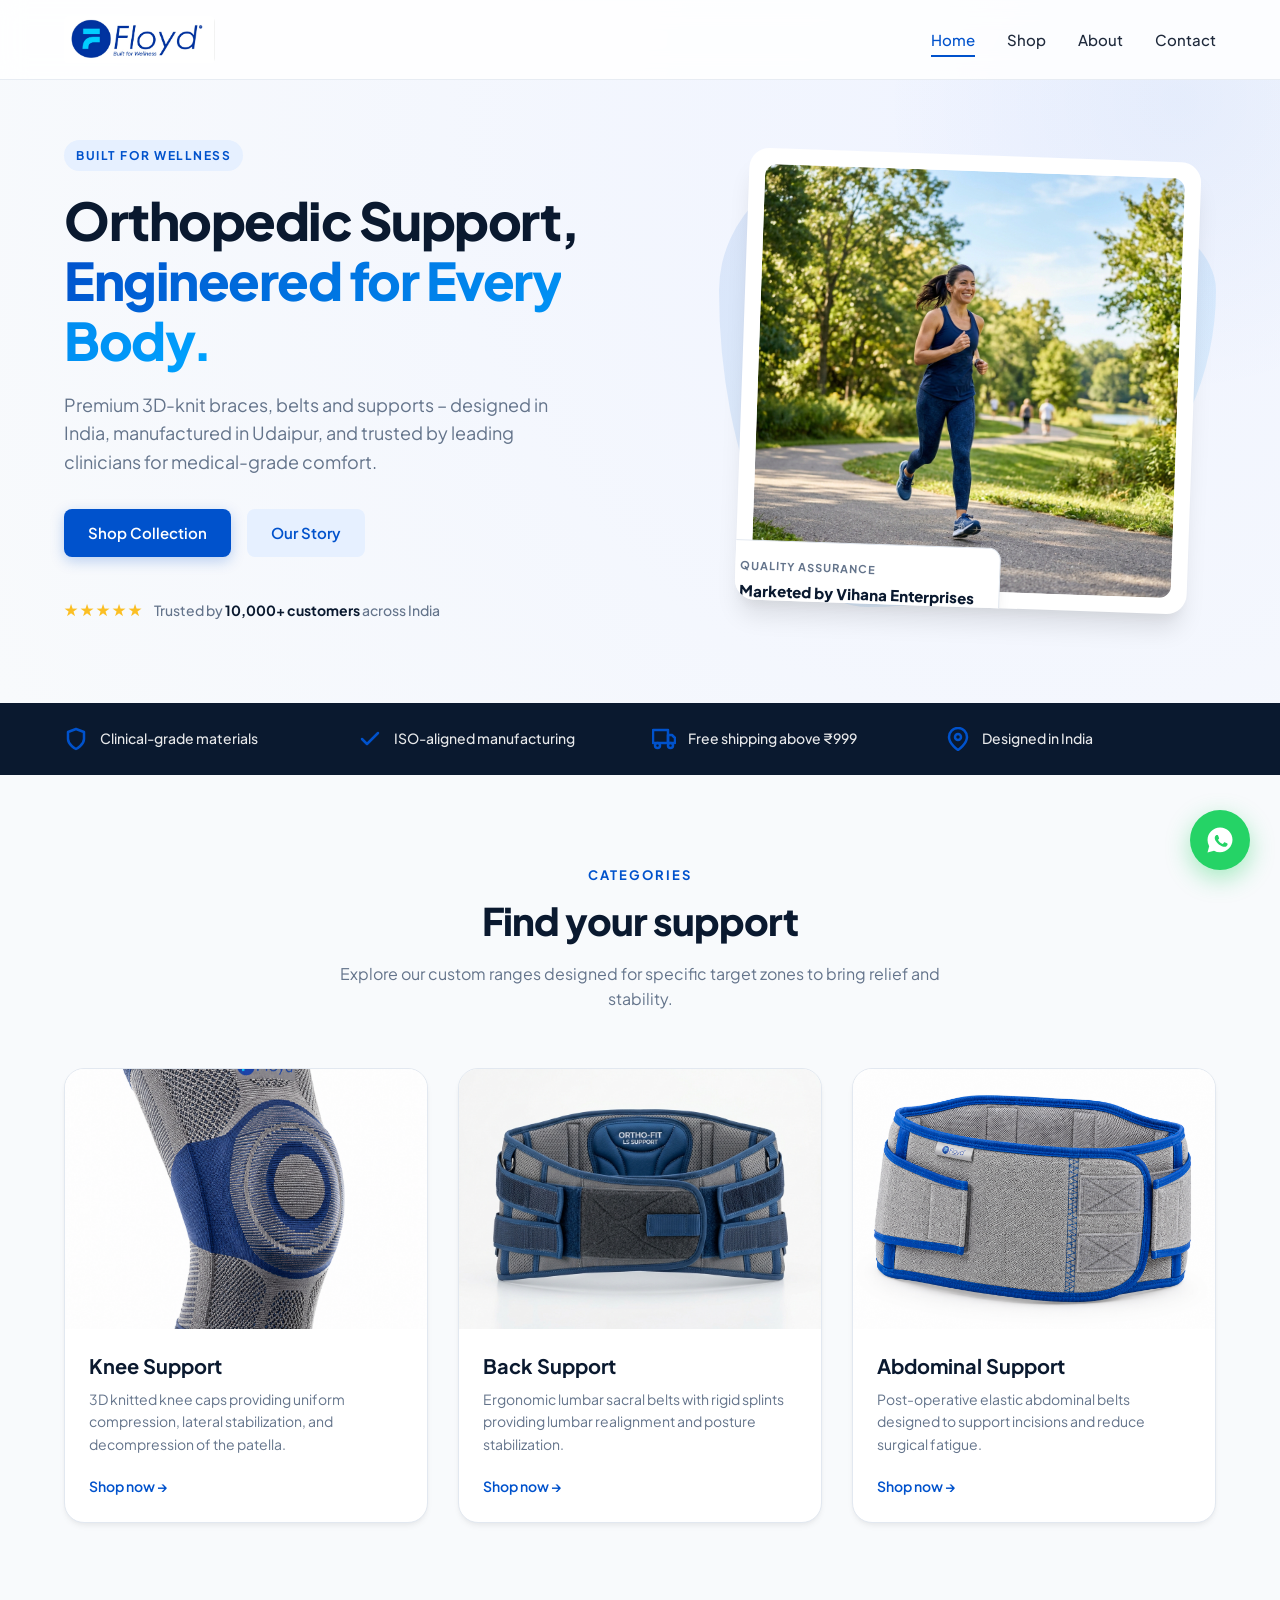
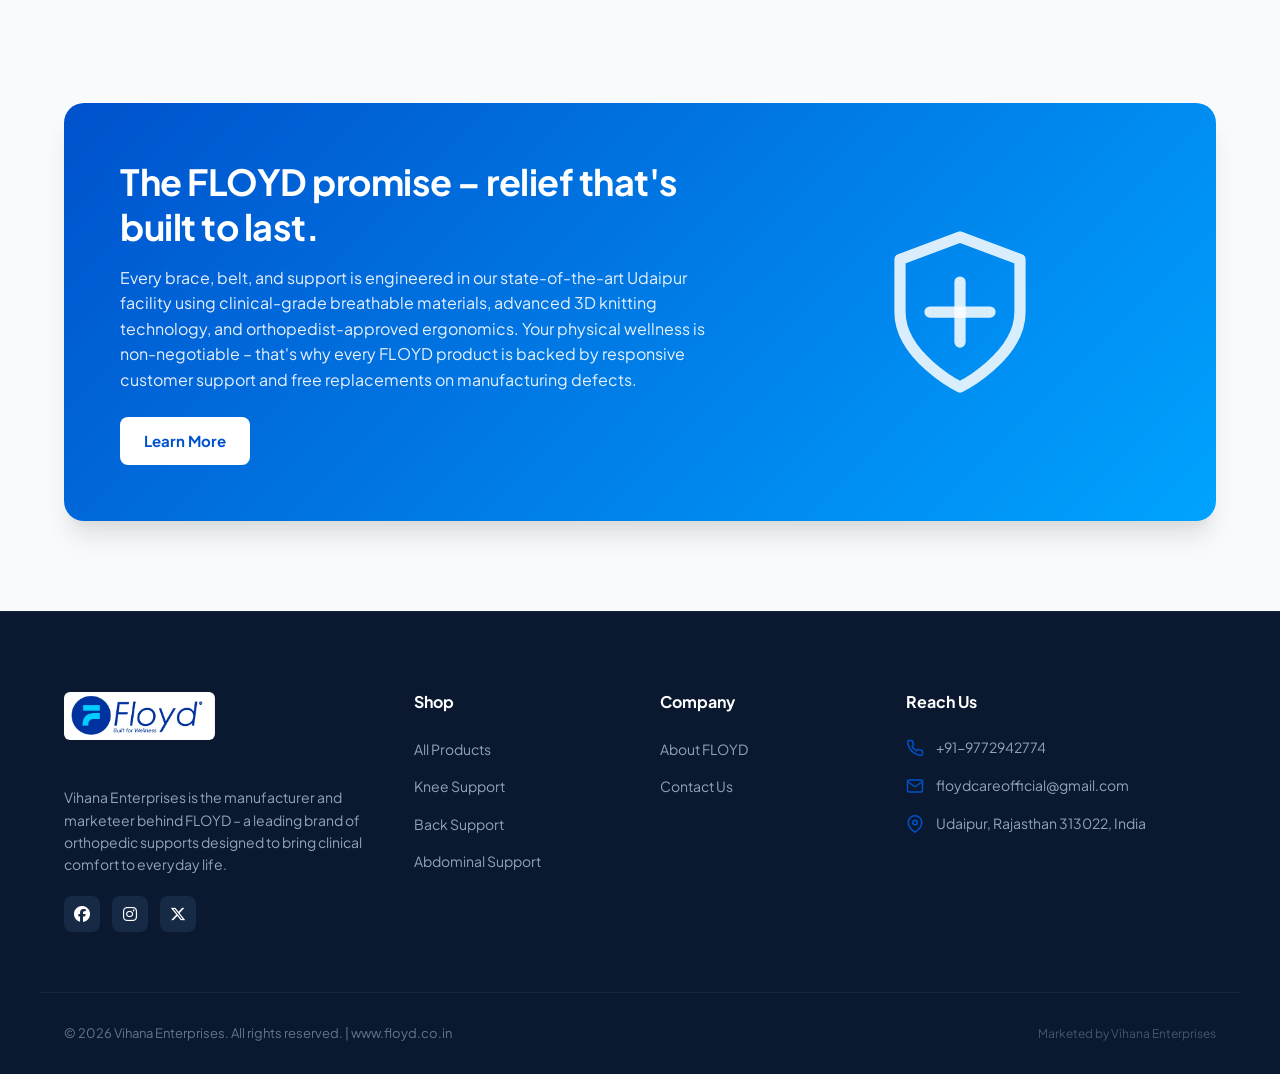
<file: index.html>
<!DOCTYPE html>
<html lang="en">
<head>
    <meta charset="UTF-8">
    <meta name="viewport" content="width=device-width, initial-scale=1.0">
    <meta name="description" content="FLOYD Orthopedic Supports by Vihana Enterprises. Engineered for clinical comfort in Udaipur, Rajasthan. Shop premium 3D-knit knee caps, lumbar sacral belts, and abdominal supports.">
    <meta name="keywords" content="Floyd, Vihana Enterprises, Orthopedic supports, knee cap, back support, lumbar belt, abdominal belt, Udaipur, India">
    <title>FLOYD Orthopedic Supports | Built for Wellness</title>
    <link rel="stylesheet" href="https://cdnjs.cloudflare.com/ajax/libs/font-awesome/6.5.0/css/all.min.css">
    <link rel="stylesheet" href="styles.css">
</head>
<body>

    <!-- Header Navigation -->
    <header id="main-header">
        <div class="container nav-container">
            <a href="index.html" class="logo" id="header-logo">
                <img src="assets/logo.jpg" alt="FLOYD Logo" class="logo-img">
            </a>
            
            <button class="hamburger" id="menu-hamburger" aria-label="Toggle Menu">
                <span></span>
                <span></span>
                <span></span>
            </button>
            
            <ul class="nav-menu" id="header-nav-menu">
                <li><a href="index.html" class="nav-link">Home</a></li>
                <li><a href="products.html" class="nav-link">Shop</a></li>
                <li><a href="about.html" class="nav-link">About</a></li>
                <li><a href="contact.html" class="nav-link">Contact</a></li>
            </ul>
        </div>
    </header>

    <!-- Main Content -->
    <main>
        
        <!-- Hero Section -->
        <section class="hero" id="home-hero">
            <div class="container hero-grid">
                <div class="hero-content">
                    <span class="badge-tag">Built for Wellness</span>
                    <h1 class="hero-title">
                        Orthopedic Support, <br>
                        <span>Engineered for Every Body.</span>
                    </h1>
                    <p class="hero-desc">
                        Premium 3D-knit braces, belts and supports – designed in India, manufactured in Udaipur, and trusted by leading clinicians for medical-grade comfort.
                    </p>
                    <div class="hero-btns">
                        <a href="products.html" class="btn btn-primary" id="hero-cta-shop">Shop Collection</a>
                        <a href="about.html" class="btn btn-secondary" id="hero-cta-story">Our Story</a>
                    </div>
                    <div class="hero-trust">
                        <div class="stars">
                            <span>★</span><span>★</span><span>★</span><span>★</span><span>★</span>
                        </div>
                        <span class="trust-text">Trusted by <strong>10,000+ customers</strong> across India</span>
                    </div>
                </div>
                
                <div class="hero-image-wrapper">
                    <div class="hero-image-bg"></div>
                    <div class="hero-image-card">
                        <img src="assets/hero_banner.png" alt="FLOYD active orthopedic support lifestyle banner" id="hero-banner-img">
                        <div class="hero-floating-badge">
                            <span class="floating-title">Quality Assurance</span>
                            <span class="floating-val">Marketed by Vihana Enterprises</span>
                        </div>
                    </div>
                </div>
            </div>
        </section>

        <!-- Features ribbon -->
        <section class="features-ribbon" id="features-bar">
            <div class="container ribbon-grid">
                <div class="ribbon-item">
                    <svg width="24" height="24" viewBox="0 0 24 24" fill="none" stroke="currentColor" stroke-width="2.5" stroke-linecap="round" stroke-linejoin="round">
                        <path d="M12 22s8-4 8-10V5l-8-3-8 3v7c0 6 8 10 8 10z"></path>
                    </svg>
                    <span>Clinical-grade materials</span>
                </div>
                <div class="ribbon-item">
                    <svg width="24" height="24" viewBox="0 0 24 24" fill="none" stroke="currentColor" stroke-width="2.5" stroke-linecap="round" stroke-linejoin="round">
                        <polyline points="20 6 9 17 4 12"></polyline>
                    </svg>
                    <span>ISO-aligned manufacturing</span>
                </div>
                <div class="ribbon-item">
                    <svg width="24" height="24" viewBox="0 0 24 24" fill="none" stroke="currentColor" stroke-width="2.5" stroke-linecap="round" stroke-linejoin="round">
                        <rect x="1" y="3" width="15" height="13"></rect>
                        <polygon points="16 8 20 8 23 11 23 16 16 16 16 8"></polygon>
                        <circle cx="5.5" cy="18.5" r="2.5"></circle>
                        <circle cx="18.5" cy="18.5" r="2.5"></circle>
                    </svg>
                    <span>Free shipping above ₹999</span>
                </div>
                <div class="ribbon-item">
                    <svg width="24" height="24" viewBox="0 0 24 24" fill="none" stroke="currentColor" stroke-width="2.5" stroke-linecap="round" stroke-linejoin="round">
                        <path d="M21 10c0 7-9 13-9 13s-9-6-9-13a9 9 0 0 1 18 0z"></path>
                        <circle cx="12" cy="10" r="3"></circle>
                    </svg>
                    <span>Designed in India</span>
                </div>
            </div>
        </section>

        <!-- Categories Section -->
        <section class="section" id="categories-section">
            <div class="container">
                <div class="section-header">
                    <span class="section-subtitle">Categories</span>
                    <h2 class="section-title">Find your support</h2>
                    <p class="section-desc">Explore our custom ranges designed for specific target zones to bring relief and stability.</p>
                </div>
                
                <div class="categories-grid">
                    <!-- Knee Support Card -->
                    <div class="category-card" id="cat-knee">
                        <div class="category-img-container">
                            <img src="assets/data/FLOYD 2D Knitted Knee Cap/1.png" alt="FLOYD Knee Supports">
                        </div>
                        <div class="category-content">
                            <h3 class="category-title">Knee Support</h3>
                            <p class="category-text">3D knitted knee caps providing uniform compression, lateral stabilization, and decompression of the patella.</p>
                            <a href="products.html?category=Knee%20Support" class="category-link">Shop now →</a>
                        </div>
                    </div>
                    
                    <!-- Back Support Card -->
                    <div class="category-card" id="cat-back">
                        <div class="category-img-container">
                            <img src="assets/back_support_ls.png" alt="FLOYD Back Supports">
                        </div>
                        <div class="category-content">
                            <h3 class="category-title">Back Support</h3>
                            <p class="category-text">Ergonomic lumbar sacral belts with rigid splints providing lumbar realignment and posture stabilization.</p>
                            <a href="products.html?category=Back%20Support" class="category-link">Shop now →</a>
                        </div>
                    </div>
                    
                    <!-- Abdominal Support Card -->
                    <div class="category-card" id="cat-abdominal">
                        <div class="category-img-container">
                            <img src="assets/data/FLOYD Abdominal Support Belt/1.png" alt="FLOYD Abdominal Supports">
                        </div>
                        <div class="category-content">
                            <h3 class="category-title">Abdominal Support</h3>
                            <p class="category-text">Post-operative elastic abdominal belts designed to support incisions and reduce surgical fatigue.</p>
                            <a href="products.html?category=Abdominal%20Support" class="category-link">Shop now →</a>
                        </div>
                    </div>
                </div>
            </div>
        </section>



        <!-- Floyd Promise Section -->
        <section class="section" id="promise-section">
            <div class="container">
                <div class="banner-promo">
                    <div class="banner-promo-grid">
                        <div>
                            <h2>The FLOYD promise – relief that's built to last.</h2>
                            <p>
                                Every brace, belt, and support is engineered in our state-of-the-art Udaipur facility using clinical-grade breathable materials, advanced 3D knitting technology, and orthopedist-approved ergonomics. Your physical wellness is non-negotiable – that's why every FLOYD product is backed by responsive customer support and free replacements on manufacturing defects.
                            </p>
                            <a href="about.html" class="btn btn-secondary">Learn More</a>
                        </div>
                        <div class="promise-shield-wrapper">
                            <!-- Clean SVG representation of wellness shield -->
                            <svg width="180" height="180" viewBox="0 0 24 24" fill="none" stroke="currentColor" stroke-width="1.5" stroke-linecap="round" stroke-linejoin="round" style="color: rgba(255,255,255,0.85);">
                                <path d="M12 22s8-4 8-10V5l-8-3-8 3v7c0 6 8 10 8 10z"></path>
                                <path d="M12 8v8"></path>
                                <path d="M8 12h8"></path>
                            </svg>
                        </div>
                    </div>
                </div>
            </div>
        </section>

    </main>

    <!-- Footer -->
    <footer id="main-footer">
        <div class="container footer-grid">
            <div class="footer-brand">
                <a href="index.html" class="logo" style="margin-bottom: 20px; display: inline-block;">
                    <img src="assets/logo.jpg" alt="FLOYD Logo" class="logo-img">
                </a>
                <p class="footer-desc">
                    Vihana Enterprises is the manufacturer and marketeer behind FLOYD – a leading brand of orthopedic supports designed to bring clinical comfort to everyday life.
                </p>
                <div class="footer-socials">
                    <a href="https://facebook.com" class="social-icon facebook" target="_blank" aria-label="Facebook">
                        <i class="fa-brands fa-facebook" style="color: rgb(255, 255, 255);"></i>
                    </a>
                    <a href="https://www.instagram.com/floyd_wellnessstore?igsh=azV6aXJ0bWRpNHFj" class="social-icon instagram" target="_blank" aria-label="Instagram">
                        <i class="fa-brands fa-instagram" style="color: rgb(255, 255, 255);"></i>
                    </a>
                    <a href="https://x.com/FLOYDCARE" class="social-icon twitter" target="_blank" aria-label="Twitter">
                        <i class="fa-brands fa-x-twitter" style="color: rgb(255, 255, 255);"></i>
                    </a>
                </div>
            </div>
            
            <div>
                <h3 class="footer-title">Shop</h3>
                <ul class="footer-links">
                    <li><a href="products.html">All Products</a></li>
                    <li><a href="products.html?category=Knee%20Support">Knee Support</a></li>
                    <li><a href="products.html?category=Back%20Support">Back Support</a></li>
                    <li><a href="products.html?category=Abdominal%20Support">Abdominal Support</a></li>
                </ul>
            </div>
            
            <div>
                <h3 class="footer-title">Company</h3>
                <ul class="footer-links">
                    <li><a href="about.html">About FLOYD</a></li>
                    <li><a href="contact.html">Contact Us</a></li>
                </ul>
            </div>
            
            <div>
                <h3 class="footer-title">Reach Us</h3>
                <ul class="footer-contact-list">
                    <li class="footer-contact-item">
                        <svg width="18" height="18" viewBox="0 0 24 24" fill="none" stroke="currentColor" stroke-width="2" stroke-linecap="round" stroke-linejoin="round">
                            <path d="M22 16.92v3a2 2 0 0 1-2.18 2 19.79 19.79 0 0 1-8.63-3.07 19.5 19.5 0 0 1-6-6 19.79 19.79 0 0 1-3.07-8.67A2 2 0 0 1 4.11 2h3a2 2 0 0 1 2 1.72 12.84 12.84 0 0 0 .7 2.81 2 2 0 0 1-.45 2.11L8.09 9.91a16 16 0 0 0 6 6l1.27-1.27a2 2 0 0 1 2.11-.45 12.84 12.84 0 0 0 2.81.7A2 2 0 0 1 22 16.92z"></path>
                        </svg>
                        <span>+91-9772942774</span>
                    </li>
                    <li class="footer-contact-item">
                        <svg width="18" height="18" viewBox="0 0 24 24" fill="none" stroke="currentColor" stroke-width="2" stroke-linecap="round" stroke-linejoin="round">
                            <path d="M4 4h16c1.1 0 2 .9 2 2v12c0 1.1-.9 2-2 2H4c-1.1 0-2-.9-2-2V6c0-1.1.9-2 2-2z"></path>
                            <polyline points="22,6 12,13 2,6"></polyline>
                        </svg>
                        <span>floydcareofficial@gmail.com</span>
                    </li>
                    <li class="footer-contact-item">
                        <svg width="18" height="18" viewBox="0 0 24 24" fill="none" stroke="currentColor" stroke-width="2" stroke-linecap="round" stroke-linejoin="round">
                            <path d="M21 10c0 7-9 13-9 13s-9-6-9-13a9 9 0 0 1 18 0z"></path>
                            <circle cx="12" cy="10" r="3"></circle>
                        </svg>
                        <span>Udaipur, Rajasthan 313022, India</span>
                    </li>
                </ul>
            </div>
        </div>
        
        <div class="container footer-bottom">
            <p class="footer-copy">&copy; 2026 Vihana Enterprises. All rights reserved. | www.floyd.co.in</p>
            <p style="color: #475569; font-size: 12px;">Marketed by Vihana Enterprises</p>
        </div>
    </footer>



    <!-- WhatsApp Floating Widget -->
    <div class="whatsapp-widget">
        <span class="whatsapp-tooltip">Chat with Floyd Care</span>
        <a href="https://wa.me/919772942774?text=Hello!%20I%20want%20to%20inquire%20about%20FLOYD%20Orthopedic%20supports." target="_blank" class="whatsapp-bubble" aria-label="Chat on WhatsApp" id="floating-whatsapp-btn">
            <svg width="30" height="30" viewBox="0 0 24 24" fill="currentColor" style="color: #fff;">
                <path d="M12.012 2c-5.506 0-9.989 4.478-9.99 9.984a9.96 9.96 0 0 0 1.333 4.982L2 22l5.202-1.362a9.92 9.92 0 0 0 4.808 1.238h.005c5.502 0 9.987-4.479 9.988-9.987.002-2.67-1.037-5.178-2.927-7.07A9.925 9.925 0 0 0 12.012 2zm5.727 14.1c-.247.697-1.204 1.293-1.663 1.352-.459.06-1.02.109-2.993-.672-2.52-1.001-4.113-3.565-4.24-3.731-.127-.168-1.035-1.378-1.035-2.628 0-1.25.654-1.866.887-2.112.233-.247.508-.309.678-.309.169 0 .339.001.487.009.157.008.365-.06.572.44.207.5.709 1.729.771 1.854.062.125.103.271.02.44-.083.166-.124.271-.249.414-.124.145-.262.324-.374.436-.125.124-.255.259-.11.507.145.248.641 1.057 1.378 1.713.949.845 1.751 1.11 2.006 1.237.255.127.402.107.551-.063.149-.17.639-.741.808-.995.17-.254.339-.212.572-.125.233.086 1.483.7 1.737.828.254.127.424.19.488.3.063.108.063.626-.184 1.323z"/>
            </svg>
        </a>
    </div>

    <!-- General Javascript -->
    <script src="script.js"></script>
</body>
</html>
</file>
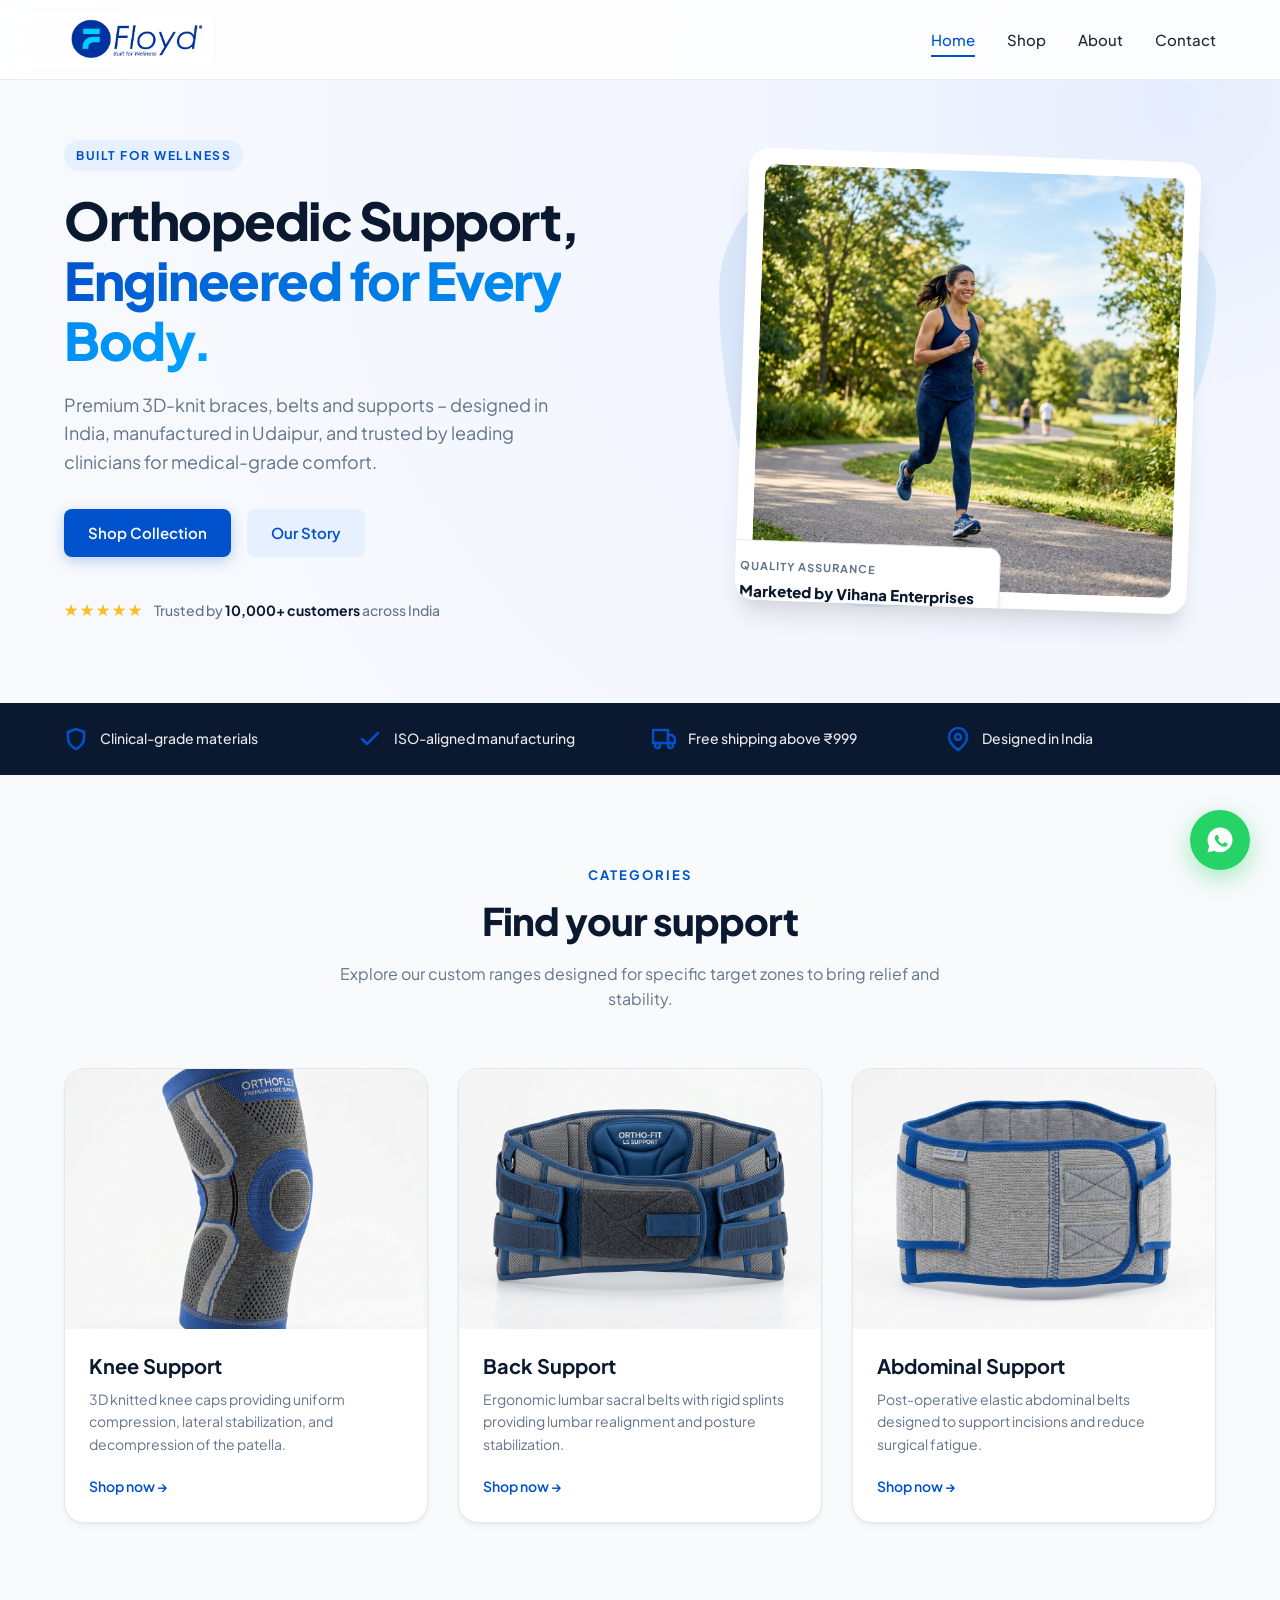
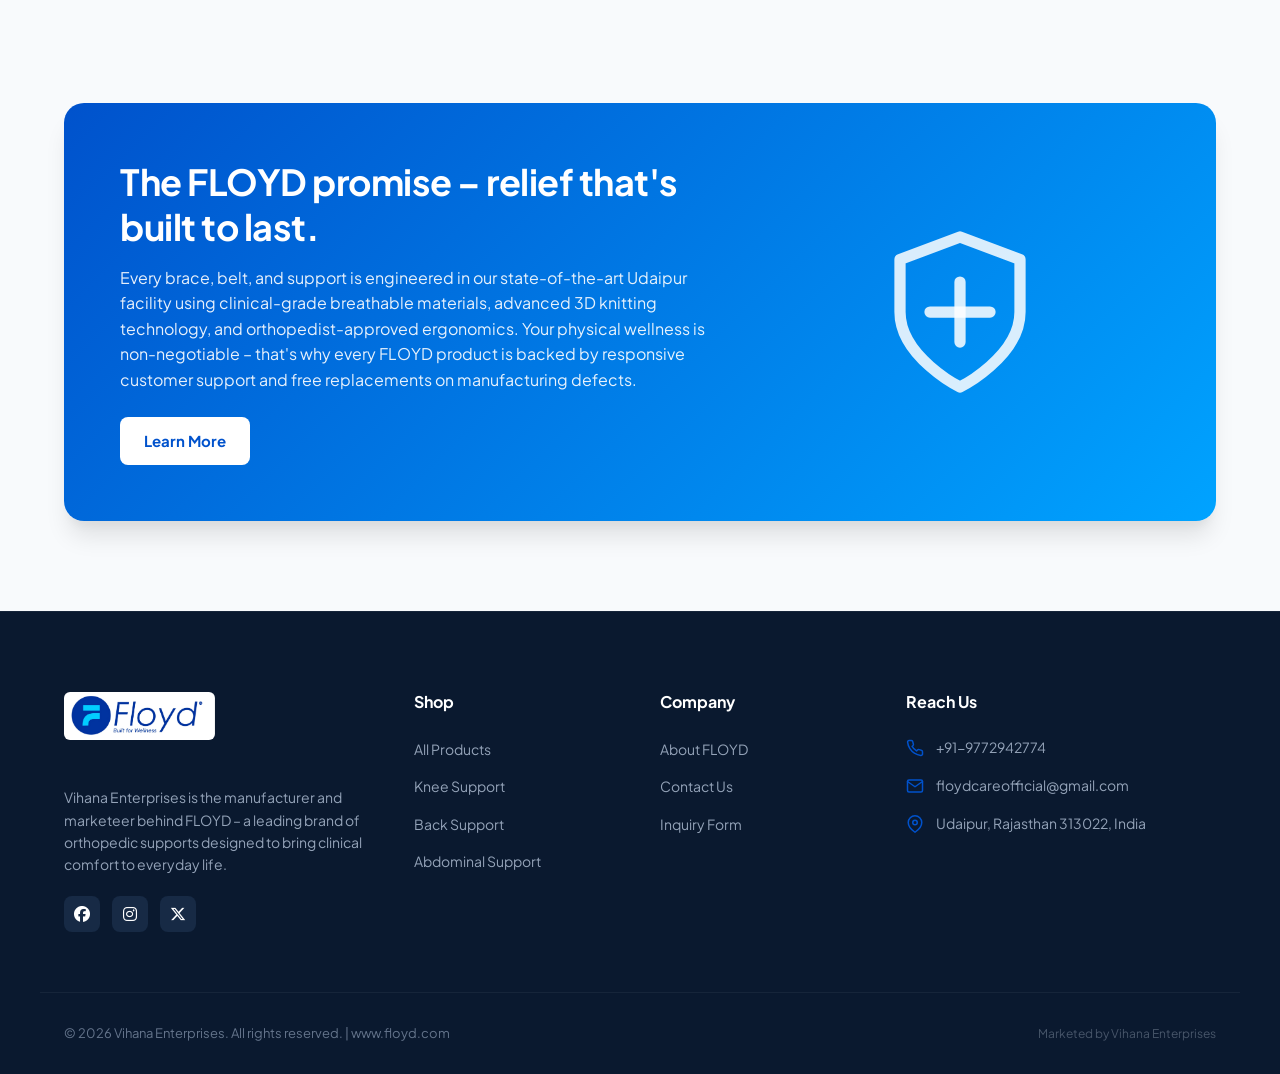
<file: floyyd/index.html>
<!DOCTYPE html>
<html lang="en">
<head>
    <meta charset="UTF-8">
    <meta name="viewport" content="width=device-width, initial-scale=1.0">
    <meta name="description" content="FLOYD Orthopedic Supports by Vihana Enterprises. Engineered for clinical comfort in Udaipur, Rajasthan. Shop premium 3D-knit knee caps, lumbar sacral belts, and abdominal supports.">
    <meta name="keywords" content="Floyd, Vihana Enterprises, Orthopedic supports, knee cap, back support, lumbar belt, abdominal belt, Udaipur, India">
    <title>FLOYD Orthopedic Supports | Built for Wellness</title>
    <link rel="stylesheet" href="https://cdnjs.cloudflare.com/ajax/libs/font-awesome/6.5.0/css/all.min.css">
    <link rel="stylesheet" href="styles.css">
</head>
<body>

    <!-- Header Navigation -->
    <header id="main-header">
        <div class="container nav-container">
            <a href="index.html" class="logo" id="header-logo">
                <img src="assets/logo.jpg" alt="FLOYD Logo" class="logo-img">
            </a>
            
            <button class="hamburger" id="menu-hamburger" aria-label="Toggle Menu">
                <span></span>
                <span></span>
                <span></span>
            </button>
            
            <ul class="nav-menu" id="header-nav-menu">
                <li><a href="index.html" class="nav-link">Home</a></li>
                <li><a href="products.html" class="nav-link">Shop</a></li>
                <li><a href="about.html" class="nav-link">About</a></li>
                <li><a href="contact.html" class="nav-link">Contact</a></li>
            </ul>
        </div>
    </header>

    <!-- Main Content -->
    <main>
        
        <!-- Hero Section -->
        <section class="hero" id="home-hero">
            <div class="container hero-grid">
                <div class="hero-content">
                    <span class="badge-tag">Built for Wellness</span>
                    <h1 class="hero-title">
                        Orthopedic Support, <br>
                        <span>Engineered for Every Body.</span>
                    </h1>
                    <p class="hero-desc">
                        Premium 3D-knit braces, belts and supports – designed in India, manufactured in Udaipur, and trusted by leading clinicians for medical-grade comfort.
                    </p>
                    <div class="hero-btns">
                        <a href="products.html" class="btn btn-primary" id="hero-cta-shop">Shop Collection</a>
                        <a href="about.html" class="btn btn-secondary" id="hero-cta-story">Our Story</a>
                    </div>
                    <div class="hero-trust">
                        <div class="stars">
                            <span>★</span><span>★</span><span>★</span><span>★</span><span>★</span>
                        </div>
                        <span class="trust-text">Trusted by <strong>10,000+ customers</strong> across India</span>
                    </div>
                </div>
                
                <div class="hero-image-wrapper">
                    <div class="hero-image-bg"></div>
                    <div class="hero-image-card">
                        <img src="assets/hero_banner.png" alt="FLOYD active orthopedic support lifestyle banner" id="hero-banner-img">
                        <div class="hero-floating-badge">
                            <span class="floating-title">Quality Assurance</span>
                            <span class="floating-val">Marketed by Vihana Enterprises</span>
                        </div>
                    </div>
                </div>
            </div>
        </section>

        <!-- Features ribbon -->
        <section class="features-ribbon" id="features-bar">
            <div class="container ribbon-grid">
                <div class="ribbon-item">
                    <svg width="24" height="24" viewBox="0 0 24 24" fill="none" stroke="currentColor" stroke-width="2.5" stroke-linecap="round" stroke-linejoin="round">
                        <path d="M12 22s8-4 8-10V5l-8-3-8 3v7c0 6 8 10 8 10z"></path>
                    </svg>
                    <span>Clinical-grade materials</span>
                </div>
                <div class="ribbon-item">
                    <svg width="24" height="24" viewBox="0 0 24 24" fill="none" stroke="currentColor" stroke-width="2.5" stroke-linecap="round" stroke-linejoin="round">
                        <polyline points="20 6 9 17 4 12"></polyline>
                    </svg>
                    <span>ISO-aligned manufacturing</span>
                </div>
                <div class="ribbon-item">
                    <svg width="24" height="24" viewBox="0 0 24 24" fill="none" stroke="currentColor" stroke-width="2.5" stroke-linecap="round" stroke-linejoin="round">
                        <rect x="1" y="3" width="15" height="13"></rect>
                        <polygon points="16 8 20 8 23 11 23 16 16 16 16 8"></polygon>
                        <circle cx="5.5" cy="18.5" r="2.5"></circle>
                        <circle cx="18.5" cy="18.5" r="2.5"></circle>
                    </svg>
                    <span>Free shipping above ₹999</span>
                </div>
                <div class="ribbon-item">
                    <svg width="24" height="24" viewBox="0 0 24 24" fill="none" stroke="currentColor" stroke-width="2.5" stroke-linecap="round" stroke-linejoin="round">
                        <path d="M21 10c0 7-9 13-9 13s-9-6-9-13a9 9 0 0 1 18 0z"></path>
                        <circle cx="12" cy="10" r="3"></circle>
                    </svg>
                    <span>Designed in India</span>
                </div>
            </div>
        </section>

        <!-- Categories Section -->
        <section class="section" id="categories-section">
            <div class="container">
                <div class="section-header">
                    <span class="section-subtitle">Categories</span>
                    <h2 class="section-title">Find your support</h2>
                    <p class="section-desc">Explore our custom ranges designed for specific target zones to bring relief and stability.</p>
                </div>
                
                <div class="categories-grid">
                    <!-- Knee Support Card -->
                    <div class="category-card" id="cat-knee">
                        <div class="category-img-container">
                            <img src="assets/knee_support.png" alt="FLOYD Knee Supports">
                        </div>
                        <div class="category-content">
                            <h3 class="category-title">Knee Support</h3>
                            <p class="category-text">3D knitted knee caps providing uniform compression, lateral stabilization, and decompression of the patella.</p>
                            <a href="products.html?category=Knee%20Support" class="category-link">Shop now →</a>
                        </div>
                    </div>
                    
                    <!-- Back Support Card -->
                    <div class="category-card" id="cat-back">
                        <div class="category-img-container">
                            <img src="assets/back_support_ls.png" alt="FLOYD Back Supports">
                        </div>
                        <div class="category-content">
                            <h3 class="category-title">Back Support</h3>
                            <p class="category-text">Ergonomic lumbar sacral belts with rigid splints providing lumbar realignment and posture stabilization.</p>
                            <a href="products.html?category=Back%20Support" class="category-link">Shop now →</a>
                        </div>
                    </div>
                    
                    <!-- Abdominal Support Card -->
                    <div class="category-card" id="cat-abdominal">
                        <div class="category-img-container">
                            <img src="assets/abdominal_support.png" alt="FLOYD Abdominal Supports">
                        </div>
                        <div class="category-content">
                            <h3 class="category-title">Abdominal Support</h3>
                            <p class="category-text">Post-operative elastic abdominal belts designed to support incisions and reduce surgical fatigue.</p>
                            <a href="products.html?category=Abdominal%20Support" class="category-link">Shop now →</a>
                        </div>
                    </div>
                </div>
            </div>
        </section>



        <!-- Floyd Promise Section -->
        <section class="section" id="promise-section">
            <div class="container">
                <div class="banner-promo">
                    <div class="banner-promo-grid">
                        <div>
                            <h2>The FLOYD promise – relief that's built to last.</h2>
                            <p>
                                Every brace, belt, and support is engineered in our state-of-the-art Udaipur facility using clinical-grade breathable materials, advanced 3D knitting technology, and orthopedist-approved ergonomics. Your physical wellness is non-negotiable – that's why every FLOYD product is backed by responsive customer support and free replacements on manufacturing defects.
                            </p>
                            <a href="about.html" class="btn btn-secondary">Learn More</a>
                        </div>
                        <div class="promise-shield-wrapper">
                            <!-- Clean SVG representation of wellness shield -->
                            <svg width="180" height="180" viewBox="0 0 24 24" fill="none" stroke="currentColor" stroke-width="1.5" stroke-linecap="round" stroke-linejoin="round" style="color: rgba(255,255,255,0.85);">
                                <path d="M12 22s8-4 8-10V5l-8-3-8 3v7c0 6 8 10 8 10z"></path>
                                <path d="M12 8v8"></path>
                                <path d="M8 12h8"></path>
                            </svg>
                        </div>
                    </div>
                </div>
            </div>
        </section>

    </main>

    <!-- Footer -->
    <footer id="main-footer">
        <div class="container footer-grid">
            <div class="footer-brand">
                <a href="index.html" class="logo" style="margin-bottom: 20px; display: inline-block;">
                    <img src="assets/logo.jpg" alt="FLOYD Logo" class="logo-img">
                </a>
                <p class="footer-desc">
                    Vihana Enterprises is the manufacturer and marketeer behind FLOYD – a leading brand of orthopedic supports designed to bring clinical comfort to everyday life.
                </p>
                <div class="footer-socials">
                    <a href="https://facebook.com" class="social-icon facebook" target="_blank" aria-label="Facebook">
                        <i class="fa-brands fa-facebook" style="color: rgb(255, 255, 255);"></i>
                    </a>
                    <a href="https://instagram.com" class="social-icon instagram" target="_blank" aria-label="Instagram">
                        <i class="fa-brands fa-instagram" style="color: rgb(255, 255, 255);"></i>
                    </a>
                    <a href="https://twitter.com" class="social-icon twitter" target="_blank" aria-label="Twitter">
                        <i class="fa-brands fa-x-twitter" style="color: rgb(255, 255, 255);"></i>
                    </a>
                </div>
            </div>
            
            <div>
                <h3 class="footer-title">Shop</h3>
                <ul class="footer-links">
                    <li><a href="products.html">All Products</a></li>
                    <li><a href="products.html?category=Knee%20Support">Knee Support</a></li>
                    <li><a href="products.html?category=Back%20Support">Back Support</a></li>
                    <li><a href="products.html?category=Abdominal%20Support">Abdominal Support</a></li>
                </ul>
            </div>
            
            <div>
                <h3 class="footer-title">Company</h3>
                <ul class="footer-links">
                    <li><a href="about.html">About FLOYD</a></li>
                    <li><a href="contact.html">Contact Us</a></li>
                    <li><a href="contact.html">Inquiry Form</a></li>
                </ul>
            </div>
            
            <div>
                <h3 class="footer-title">Reach Us</h3>
                <ul class="footer-contact-list">
                    <li class="footer-contact-item">
                        <svg width="18" height="18" viewBox="0 0 24 24" fill="none" stroke="currentColor" stroke-width="2" stroke-linecap="round" stroke-linejoin="round">
                            <path d="M22 16.92v3a2 2 0 0 1-2.18 2 19.79 19.79 0 0 1-8.63-3.07 19.5 19.5 0 0 1-6-6 19.79 19.79 0 0 1-3.07-8.67A2 2 0 0 1 4.11 2h3a2 2 0 0 1 2 1.72 12.84 12.84 0 0 0 .7 2.81 2 2 0 0 1-.45 2.11L8.09 9.91a16 16 0 0 0 6 6l1.27-1.27a2 2 0 0 1 2.11-.45 12.84 12.84 0 0 0 2.81.7A2 2 0 0 1 22 16.92z"></path>
                        </svg>
                        <span>+91-9772942774</span>
                    </li>
                    <li class="footer-contact-item">
                        <svg width="18" height="18" viewBox="0 0 24 24" fill="none" stroke="currentColor" stroke-width="2" stroke-linecap="round" stroke-linejoin="round">
                            <path d="M4 4h16c1.1 0 2 .9 2 2v12c0 1.1-.9 2-2 2H4c-1.1 0-2-.9-2-2V6c0-1.1.9-2 2-2z"></path>
                            <polyline points="22,6 12,13 2,6"></polyline>
                        </svg>
                        <span>floydcareofficial@gmail.com</span>
                    </li>
                    <li class="footer-contact-item">
                        <svg width="18" height="18" viewBox="0 0 24 24" fill="none" stroke="currentColor" stroke-width="2" stroke-linecap="round" stroke-linejoin="round">
                            <path d="M21 10c0 7-9 13-9 13s-9-6-9-13a9 9 0 0 1 18 0z"></path>
                            <circle cx="12" cy="10" r="3"></circle>
                        </svg>
                        <span>Udaipur, Rajasthan 313022, India</span>
                    </li>
                </ul>
            </div>
        </div>
        
        <div class="container footer-bottom">
            <p class="footer-copy">&copy; 2026 Vihana Enterprises. All rights reserved. | www.floyd.com</p>
            <p style="color: #475569; font-size: 12px;">Marketed by Vihana Enterprises</p>
        </div>
    </footer>

    <!-- Inquiry Modal -->
    <div class="modal" id="inquiry-modal">
        <div class="modal-backdrop"></div>
        <div class="modal-content">
            <button class="modal-close" id="modal-close" aria-label="Close Modal">&times;</button>
            <h2 class="modal-title">Product Inquiry</h2>
            <p class="modal-subtitle">Submit details below and click to send inquiry instantly over WhatsApp.</p>
            
            <form id="inquiry-form">
                <div class="form-group">
                    <label class="form-label" for="inquiry-name">Your Name *</label>
                    <input type="text" id="inquiry-name" class="form-input" placeholder="Enter your full name" required>
                    <div class="form-error"></div>
                </div>
                
                <div class="form-group">
                    <label class="form-label" for="inquiry-phone">WhatsApp Number *</label>
                    <input type="tel" id="inquiry-phone" class="form-input" placeholder="e.g. +91 9876543210" required>
                    <div class="form-error"></div>
                </div>
                
                <div class="form-group">
                    <label class="form-label" for="inquiry-email">Email Address (Optional)</label>
                    <input type="email" id="inquiry-email" class="form-input" placeholder="name@example.com">
                    <div class="form-error"></div>
                </div>
                
                <div class="form-group">
                    <label class="form-label" for="inquiry-product">Select Product</label>
                    <select id="inquiry-product" class="form-input">
                        <option value="FLOYD 2D Knitted Knee Cap">FLOYD 2D Knitted Knee Cap</option>
                        <option value="FLOYD Lumbar Sacral (LS) Belt">FLOYD Lumbar Sacral (LS) Belt</option>
                        <option value="FLOYD Abdominal Support Belt">FLOYD Abdominal Support Belt</option>
                        <option value="FLOYD Contour Lumbar Belt">FLOYD Contour Lumbar Belt</option>
                    </select>
                </div>
                
                <div class="form-group">
                    <label class="form-label" for="inquiry-message">Your Message / Requirements</label>
                    <textarea id="inquiry-message" class="form-input" placeholder="Ask about sizes, bulk orders, shipping details, etc."></textarea>
                </div>
                
                <button type="submit" class="btn btn-primary" style="width: 100%;" id="submit-inquiry">Send via WhatsApp</button>
            </form>
        </div>
    </div>

    <!-- WhatsApp Floating Widget -->
    <div class="whatsapp-widget">
        <span class="whatsapp-tooltip">Chat with Floyd Care</span>
        <a href="https://wa.me/919772942774?text=Hello!%20I%20want%20to%20inquire%20about%20FLOYD%20Orthopedic%20supports." target="_blank" class="whatsapp-bubble" aria-label="Chat on WhatsApp" id="floating-whatsapp-btn">
            <svg width="30" height="30" viewBox="0 0 24 24" fill="currentColor" style="color: #fff;">
                <path d="M12.012 2c-5.506 0-9.989 4.478-9.99 9.984a9.96 9.96 0 0 0 1.333 4.982L2 22l5.202-1.362a9.92 9.92 0 0 0 4.808 1.238h.005c5.502 0 9.987-4.479 9.988-9.987.002-2.67-1.037-5.178-2.927-7.07A9.925 9.925 0 0 0 12.012 2zm5.727 14.1c-.247.697-1.204 1.293-1.663 1.352-.459.06-1.02.109-2.993-.672-2.52-1.001-4.113-3.565-4.24-3.731-.127-.168-1.035-1.378-1.035-2.628 0-1.25.654-1.866.887-2.112.233-.247.508-.309.678-.309.169 0 .339.001.487.009.157.008.365-.06.572.44.207.5.709 1.729.771 1.854.062.125.103.271.02.44-.083.166-.124.271-.249.414-.124.145-.262.324-.374.436-.125.124-.255.259-.11.507.145.248.641 1.057 1.378 1.713.949.845 1.751 1.11 2.006 1.237.255.127.402.107.551-.063.149-.17.639-.741.808-.995.17-.254.339-.212.572-.125.233.086 1.483.7 1.737.828.254.127.424.19.488.3.063.108.063.626-.184 1.323z"/>
            </svg>
        </a>
    </div>

    <!-- General Javascript -->
    <script src="script.js"></script>
</body>
</html>
</file>
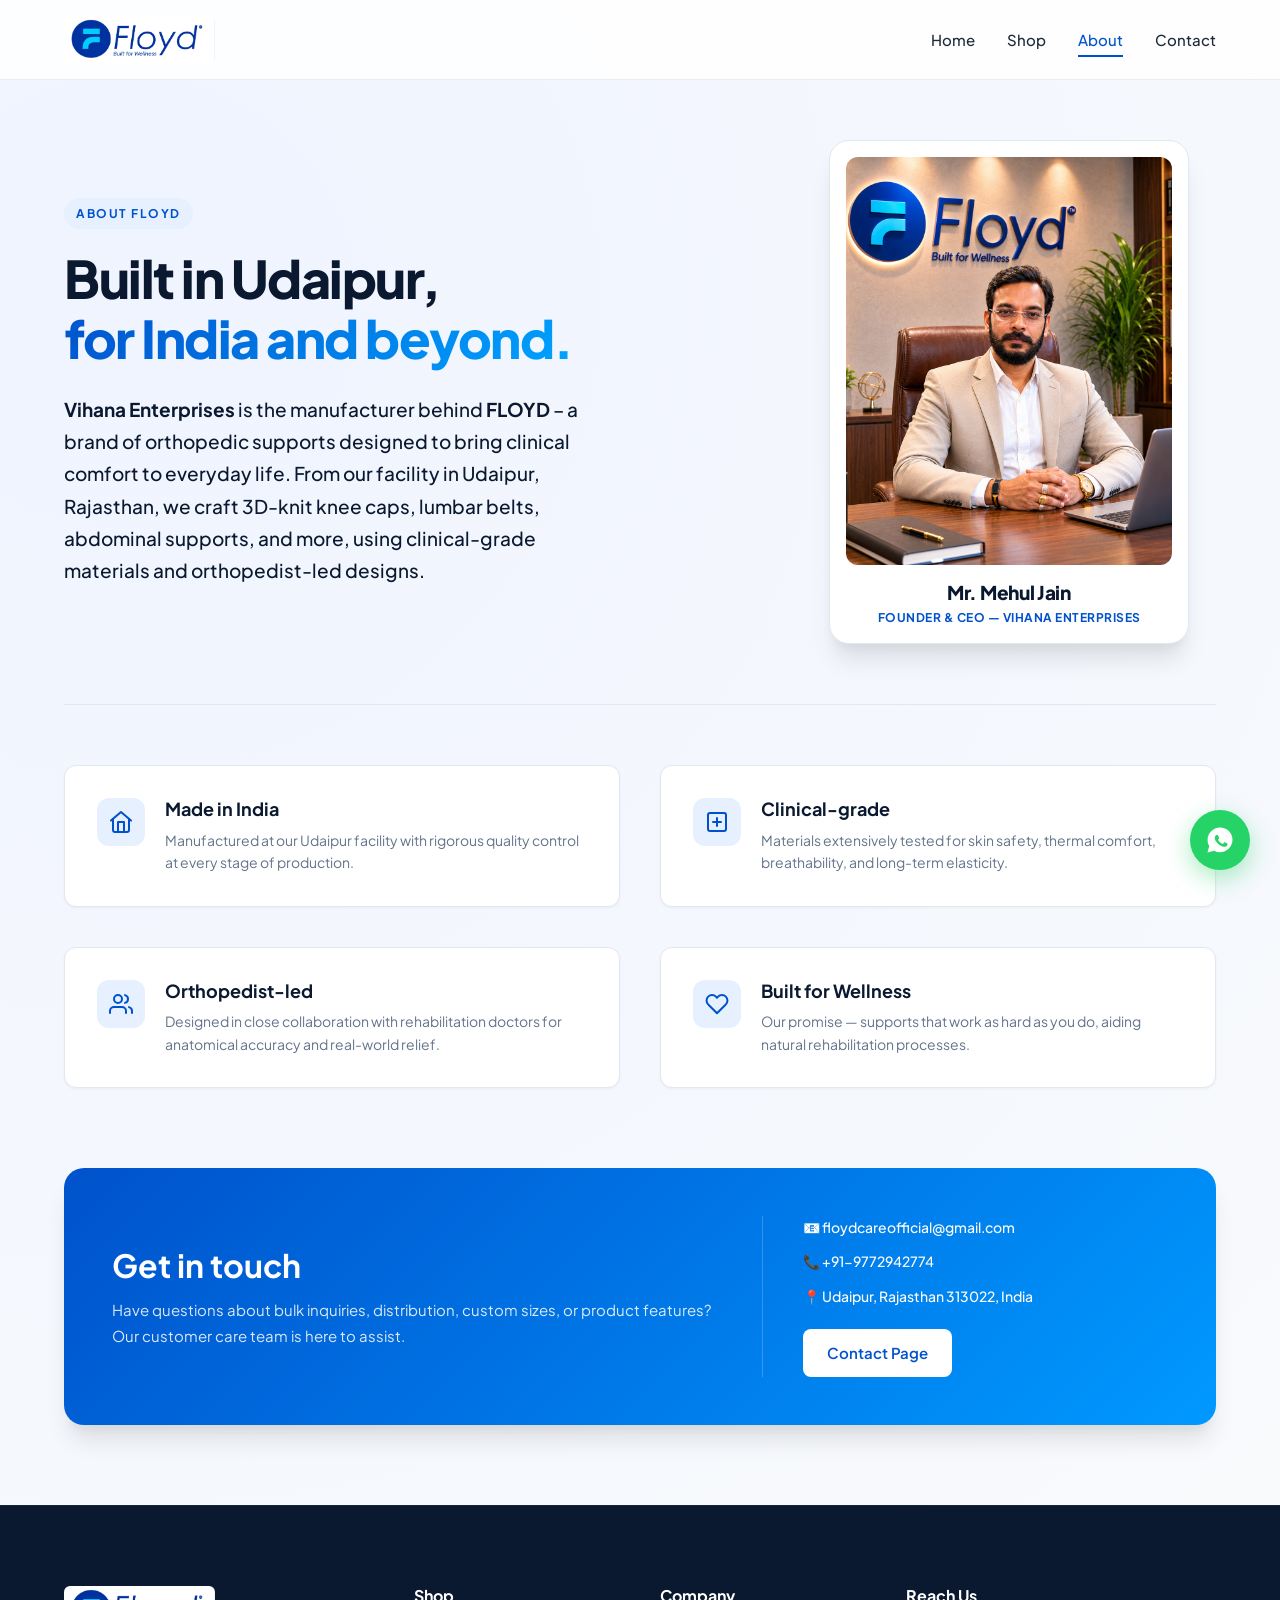
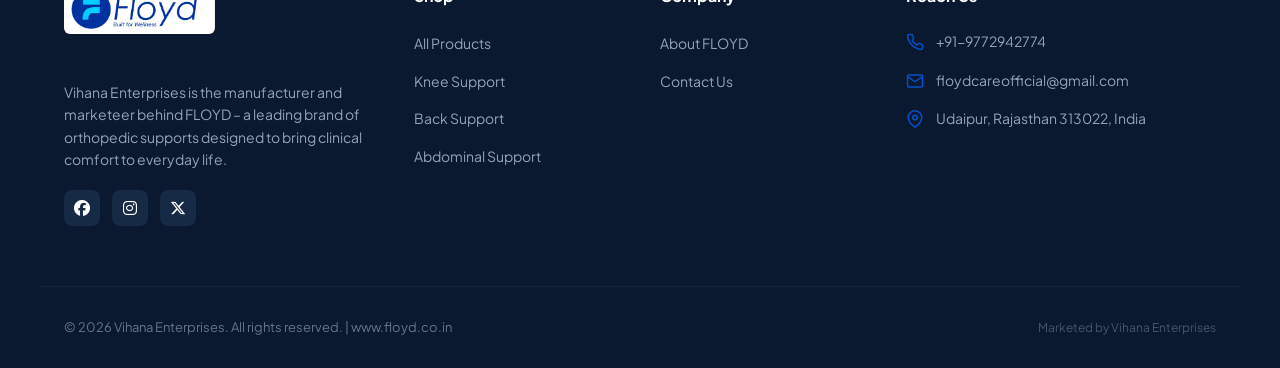
<file: about.html>
<!DOCTYPE html>
<html lang="en">
<head>
    <meta charset="UTF-8">
    <meta name="viewport" content="width=device-width, initial-scale=1.0">
    <meta name="description" content="Learn about FLOYD orthopedic supports, manufactured by Vihana Enterprises in Udaipur, Rajasthan. Built on clinical comfort, skin-safe materials, and orthopedist-led designs.">
    <meta name="keywords" content="About Floyd, Vihana Enterprises, Orthopedic supports, Udaipur manufacturer, clinical comfort">
    <title>About Us | FLOYD Orthopedic Supports</title>
    <link rel="stylesheet" href="https://cdnjs.cloudflare.com/ajax/libs/font-awesome/6.5.0/css/all.min.css">
    <link rel="stylesheet" href="styles.css">
</head>
<body>

    <!-- Header Navigation -->
    <header id="main-header">
        <div class="container nav-container">
            <a href="index.html" class="logo" id="header-logo">
                <img src="assets/logo.jpg" alt="FLOYD Logo" class="logo-img">
            </a>
            
            <button class="hamburger" id="menu-hamburger" aria-label="Toggle Menu">
                <span></span>
                <span></span>
                <span></span>
            </button>
            
            <ul class="nav-menu" id="header-nav-menu">
                <li><a href="index.html" class="nav-link">Home</a></li>
                <li><a href="products.html" class="nav-link">Shop</a></li>
                <li><a href="about.html" class="nav-link">About</a></li>
                <li><a href="contact.html" class="nav-link">Contact</a></li>
            </ul>
        </div>
    </header>

    <main>
        <!-- About Hero Section -->
        <section class="about-hero" id="about-hero-section">
            <div class="container">
                <div class="about-hero-grid">
                    <div class="about-hero-text">
                        <span class="badge-tag">About FLOYD</span>
                        <h1 class="hero-title" style="margin-bottom: 24px;">
                            Built in Udaipur, <br>
                            <span>for India and beyond.</span>
                        </h1>
                        <p class="hero-desc" style="font-size: 19px; line-height: 1.7; color: var(--primary-color); font-weight: 500; margin-bottom: 0;">
                            <strong>Vihana Enterprises</strong> is the manufacturer behind <strong>FLOYD</strong> – a brand of orthopedic supports designed to bring clinical comfort to everyday life. From our facility in Udaipur, Rajasthan, we craft 3D-knit knee caps, lumbar belts, abdominal supports, and more, using clinical-grade materials and orthopedist-led designs.
                        </p>
                    </div>
                    
                    <div class="about-hero-image-wrapper">
                        <div class="about-owner-card">
                            <img src="assets/owner_image.png" alt="Mr. Mehul Jain, Founder and CEO of Vihana Enterprises" class="about-owner-img">
                            <div class="about-owner-info">
                                <h3 class="about-owner-name">Mr. Mehul Jain</h3>
                                <p class="about-owner-title">Founder & CEO — Vihana Enterprises</p>
                            </div>
                        </div>
                    </div>
                </div>
                
                <hr style="border: 0; border-top: 1px solid var(--border-color); margin-bottom: 40px; margin-top: 60px;">
                
                <!-- Core Pillars Grid -->
                <div class="about-features-grid">
                    
                    <!-- Pillar 1 -->
                    <div class="about-feature-card">
                        <div class="about-feature-icon">
                            <svg width="24" height="24" viewBox="0 0 24 24" fill="none" stroke="currentColor" stroke-width="2" stroke-linecap="round" stroke-linejoin="round">
                                <path d="M20 9v11a2 2 0 0 1-2 2H6a2 2 0 0 1-2-2V9"></path>
                                <path d="M9 22V12h6v10"></path>
                                <path d="M2 10.6L12 2l10 8.6"></path>
                            </svg>
                        </div>
                        <div>
                            <h3 class="about-feature-title">Made in India</h3>
                            <p class="about-feature-text">Manufactured at our Udaipur facility with rigorous quality control at every stage of production.</p>
                        </div>
                    </div>
                    
                    <!-- Pillar 2 -->
                    <div class="about-feature-card">
                        <div class="about-feature-icon">
                            <svg width="24" height="24" viewBox="0 0 24 24" fill="none" stroke="currentColor" stroke-width="2" stroke-linecap="round" stroke-linejoin="round">
                                <rect x="3" y="3" width="18" height="18" rx="2" ry="2"></rect>
                                <line x1="12" y1="8" x2="12" y2="16"></line>
                                <line x1="8" y1="12" x2="16" y2="12"></line>
                            </svg>
                        </div>
                        <div>
                            <h3 class="about-feature-title">Clinical-grade</h3>
                            <p class="about-feature-text">Materials extensively tested for skin safety, thermal comfort, breathability, and long-term elasticity.</p>
                        </div>
                    </div>
                    
                    <!-- Pillar 3 -->
                    <div class="about-feature-card">
                        <div class="about-feature-icon">
                            <svg width="24" height="24" viewBox="0 0 24 24" fill="none" stroke="currentColor" stroke-width="2" stroke-linecap="round" stroke-linejoin="round">
                                <path d="M17 21v-2a4 4 0 0 0-4-4H5a4 4 0 0 0-4 4v2"></path>
                                <circle cx="9" cy="7" r="4"></circle>
                                <path d="M23 21v-2a4 4 0 0 0-3-3.87"></path>
                                <path d="M16 3.13a4 4 0 0 1 0 7.75"></path>
                            </svg>
                        </div>
                        <div>
                            <h3 class="about-feature-title">Orthopedist-led</h3>
                            <p class="about-feature-text">Designed in close collaboration with rehabilitation doctors for anatomical accuracy and real-world relief.</p>
                        </div>
                    </div>
                    
                    <!-- Pillar 4 -->
                    <div class="about-feature-card">
                        <div class="about-feature-icon">
                            <svg width="24" height="24" viewBox="0 0 24 24" fill="none" stroke="currentColor" stroke-width="2" stroke-linecap="round" stroke-linejoin="round">
                                <path d="M20.84 4.61a5.5 5.5 0 0 0-7.78 0L12 5.67l-1.06-1.06a5.5 5.5 0 0 0-7.78 7.78l1.06 1.06L12 21.23l7.78-7.78 1.06-1.06a5.5 5.5 0 0 0 0-7.78z"></path>
                            </svg>
                        </div>
                        <div>
                            <h3 class="about-feature-title">Built for Wellness</h3>
                            <p class="about-feature-text">Our promise — supports that work as hard as you do, aiding natural rehabilitation processes.</p>
                        </div>
                    </div>
                    
                </div>

                <!-- Banner Get in Touch Box -->
                <div class="about-contact-banner">
                    <div class="about-contact-grid">
                        <div>
                            <h2 style="font-size: 32px; color: #ffffff; margin-bottom: 12px;">Get in touch</h2>
                            <p style="color: rgba(255,255,255,0.85); font-size: 15px; margin-bottom: 0; line-height: 1.7;">
                                Have questions about bulk inquiries, distribution, custom sizes, or product features? Our customer care team is here to assist.
                            </p>
                        </div>
                        <div class="about-contact-info">
                            <span style="font-size: 14px; font-weight: 500;">📧 floydcareofficial@gmail.com</span>
                            <span style="font-size: 14px; font-weight: 500;">📞 +91-9772942774</span>
                            <span style="font-size: 14px; font-weight: 500;">📍 Udaipur, Rajasthan 313022, India</span>
                            <a href="contact.html" class="btn btn-secondary" style="margin-top: 10px; background-color: #fff; color: var(--accent-blue);">Contact Page</a>
                        </div>
                    </div>
                </div>

            </div>
        </section>
    </main>

    <!-- Footer -->
    <footer id="main-footer">
        <div class="container footer-grid">
            <div class="footer-brand">
                <a href="index.html" class="logo" style="margin-bottom: 20px; display: inline-block;">
                    <img src="assets/logo.jpg" alt="FLOYD Logo" class="logo-img">
                </a>
                <p class="footer-desc">
                    Vihana Enterprises is the manufacturer and marketeer behind FLOYD – a leading brand of orthopedic supports designed to bring clinical comfort to everyday life.
                </p>
                <div class="footer-socials">
                    <a href="https://facebook.com" class="social-icon facebook" target="_blank" aria-label="Facebook">
                        <i class="fa-brands fa-facebook" style="color: rgb(255, 255, 255);"></i>
                    </a>
                    <a href="https://www.instagram.com/floyd_wellnessstore?igsh=azV6aXJ0bWRpNHFj" class="social-icon instagram" target="_blank" aria-label="Instagram">
                        <i class="fa-brands fa-instagram" style="color: rgb(255, 255, 255);"></i>
                    </a>
                    <a href="https://x.com/FLOYDCARE" class="social-icon twitter" target="_blank" aria-label="Twitter">
                        <i class="fa-brands fa-x-twitter" style="color: rgb(255, 255, 255);"></i>
                    </a>
                </div>
            </div>
            
            <div>
                <h3 class="footer-title">Shop</h3>
                <ul class="footer-links">
                    <li><a href="products.html">All Products</a></li>
                    <li><a href="products.html?category=Knee%20Support">Knee Support</a></li>
                    <li><a href="products.html?category=Back%20Support">Back Support</a></li>
                    <li><a href="products.html?category=Abdominal%20Support">Abdominal Support</a></li>
                </ul>
            </div>
            
            <div>
                <h3 class="footer-title">Company</h3>
                <ul class="footer-links">
                    <li><a href="about.html">About FLOYD</a></li>
                    <li><a href="contact.html">Contact Us</a></li>
                </ul>
            </div>
            
            <div>
                <h3 class="footer-title">Reach Us</h3>
                <ul class="footer-contact-list">
                    <li class="footer-contact-item">
                        <svg width="18" height="18" viewBox="0 0 24 24" fill="none" stroke="currentColor" stroke-width="2" stroke-linecap="round" stroke-linejoin="round">
                            <path d="M22 16.92v3a2 2 0 0 1-2.18 2 19.79 19.79 0 0 1-8.63-3.07 19.5 19.5 0 0 1-6-6 19.79 19.79 0 0 1-3.07-8.67A2 2 0 0 1 4.11 2h3a2 2 0 0 1 2 1.72 12.84 12.84 0 0 0 .7 2.81 2 2 0 0 1-.45 2.11L8.09 9.91a16 16 0 0 0 6 6l1.27-1.27a2 2 0 0 1 2.11-.45 12.84 12.84 0 0 0 2.81.7A2 2 0 0 1 22 16.92z"></path>
                        </svg>
                        <span>+91-9772942774</span>
                    </li>
                    <li class="footer-contact-item">
                        <svg width="18" height="18" viewBox="0 0 24 24" fill="none" stroke="currentColor" stroke-width="2" stroke-linecap="round" stroke-linejoin="round">
                            <path d="M4 4h16c1.1 0 2 .9 2 2v12c0 1.1-.9 2-2 2H4c-1.1 0-2-.9-2-2V6c0-1.1.9-2 2-2z"></path>
                            <polyline points="22,6 12,13 2,6"></polyline>
                        </svg>
                        <span>floydcareofficial@gmail.com</span>
                    </li>
                    <li class="footer-contact-item">
                        <svg width="18" height="18" viewBox="0 0 24 24" fill="none" stroke="currentColor" stroke-width="2" stroke-linecap="round" stroke-linejoin="round">
                            <path d="M21 10c0 7-9 13-9 13s-9-6-9-13a9 9 0 0 1 18 0z"></path>
                            <circle cx="12" cy="10" r="3"></circle>
                        </svg>
                        <span>Udaipur, Rajasthan 313022, India</span>
                    </li>
                </ul>
            </div>
        </div>
        
        <div class="container footer-bottom">
            <p class="footer-copy">&copy; 2026 Vihana Enterprises. All rights reserved. | www.floyd.co.in</p>
            <p style="color: #475569; font-size: 12px;">Marketed by Vihana Enterprises</p>
        </div>
    </footer>

    <!-- WhatsApp Floating Widget -->
    <div class="whatsapp-widget">
        <span class="whatsapp-tooltip">Chat with Floyd Care</span>
        <a href="https://wa.me/919772942774?text=Hello!%20I%20want%20to%20inquire%20about%20FLOYD%20Orthopedic%20supports." target="_blank" class="whatsapp-bubble" aria-label="Chat on WhatsApp" id="floating-whatsapp-btn">
            <svg width="30" height="30" viewBox="0 0 24 24" fill="currentColor" style="color: #fff;">
                <path d="M12.012 2c-5.506 0-9.989 4.478-9.99 9.984a9.96 9.96 0 0 0 1.333 4.982L2 22l5.202-1.362a9.92 9.92 0 0 0 4.808 1.238h.005c5.502 0 9.987-4.479 9.988-9.987.002-2.67-1.037-5.178-2.927-7.07A9.925 9.925 0 0 0 12.012 2zm5.727 14.1c-.247.697-1.204 1.293-1.663 1.352-.459.06-1.02.109-2.993-.672-2.52-1.001-4.113-3.565-4.24-3.731-.127-.168-1.035-1.378-1.035-2.628 0-1.25.654-1.866.887-2.112.233-.247.508-.309.678-.309.169 0 .339.001.487.009.157.008.365-.06.572.44.207.5.709 1.729.771 1.854.062.125.103.271.02.44-.083.166-.124.271-.249.414-.124.145-.262.324-.374.436-.125.124-.255.259-.11.507.145.248.641 1.057 1.378 1.713.949.845 1.751 1.11 2.006 1.237.255.127.402.107.551-.063.149-.17.639-.741.808-.995.17-.254.339-.212.572-.125.233.086 1.483.7 1.737.828.254.127.424.19.488.3.063.108.063.626-.184 1.323z"/>
            </svg>
        </a>
    </div>

    <!-- General Javascript -->
    <script src="script.js"></script>
</body>
</html>
</file>
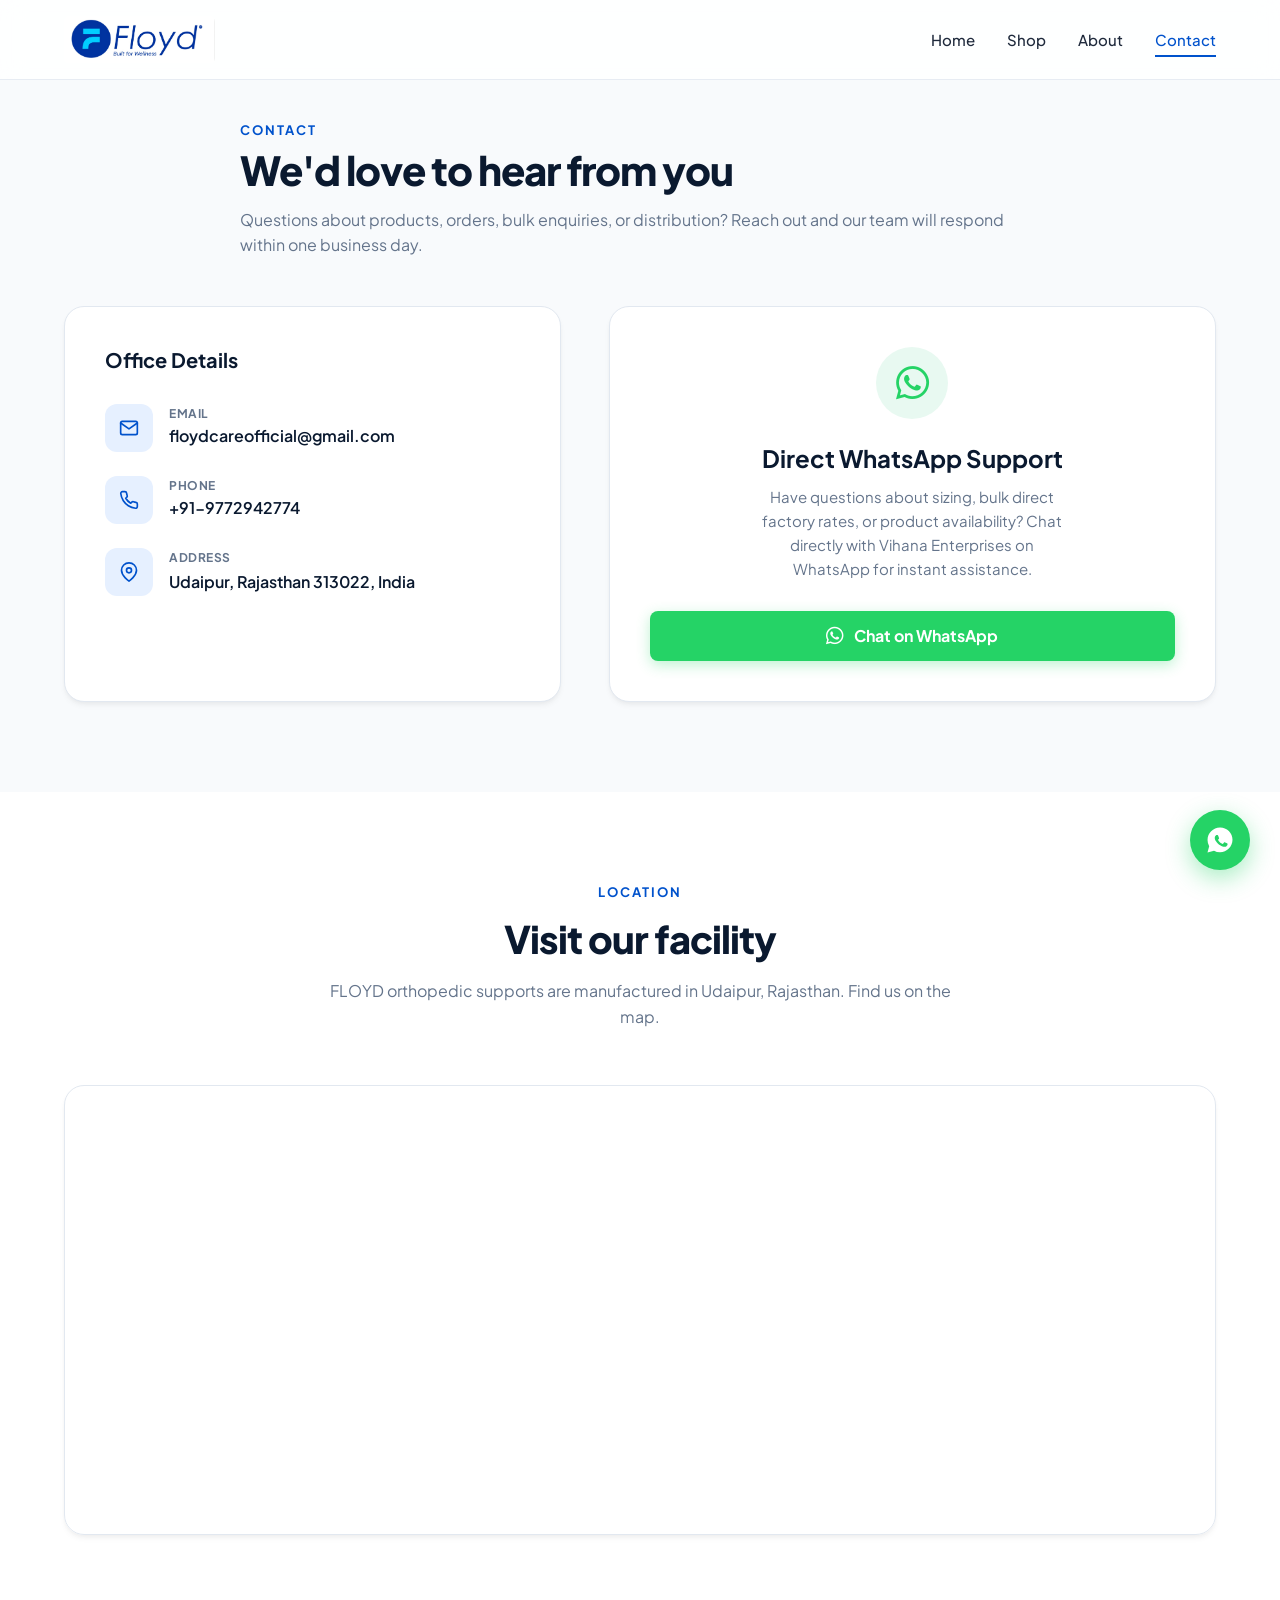
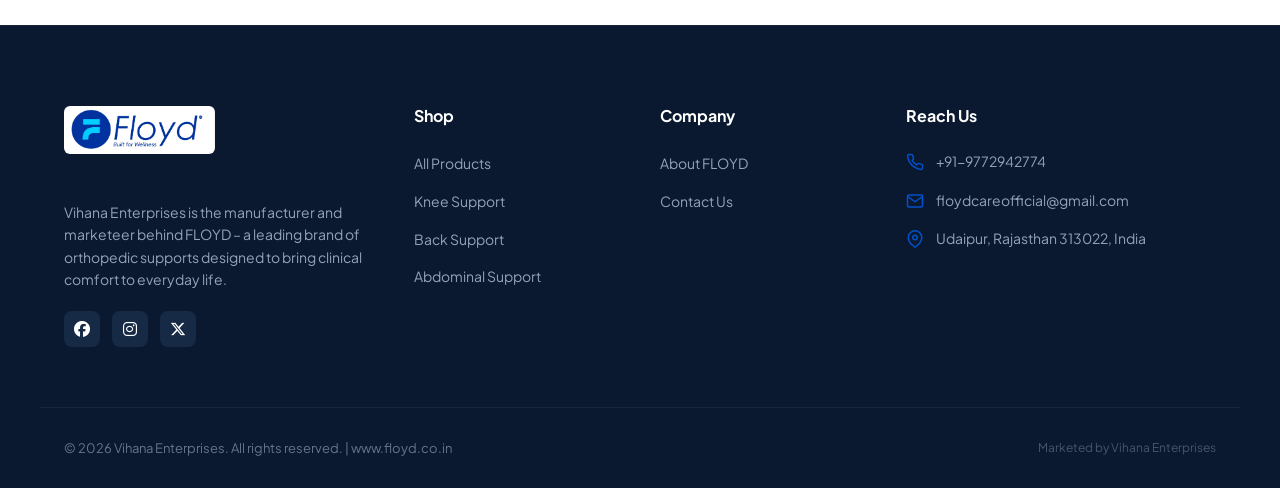
<file: contact.html>
<!DOCTYPE html>
<html lang="en">
<head>
    <meta charset="UTF-8">
    <meta name="viewport" content="width=device-width, initial-scale=1.0">
    <meta name="description" content="Contact Vihana Enterprises, Udaipur. Let us know your inquiries about FLOYD orthopedic supports. Fill our form or chat directly with us on WhatsApp.">
    <meta name="keywords" content="Contact Floyd, Vihana Enterprises phone, Floyd support email, orthopedic Udaipur office">
    <title>Contact Us | FLOYD Orthopedic Supports</title>
    <link rel="stylesheet" href="https://cdnjs.cloudflare.com/ajax/libs/font-awesome/6.5.0/css/all.min.css">
    <link rel="stylesheet" href="styles.css">
</head>
<body>

    <!-- Header Navigation -->
    <header id="main-header">
        <div class="container nav-container">
            <a href="index.html" class="logo" id="header-logo">
                <img src="assets/logo.jpg" alt="FLOYD Logo" class="logo-img">
            </a>
            
            <button class="hamburger" id="menu-hamburger" aria-label="Toggle Menu">
                <span></span>
                <span></span>
                <span></span>
            </button>
            
            <ul class="nav-menu" id="header-nav-menu">
                <li><a href="index.html" class="nav-link">Home</a></li>
                <li><a href="products.html" class="nav-link">Shop</a></li>
                <li><a href="about.html" class="nav-link">About</a></li>
                <li><a href="contact.html" class="nav-link">Contact</a></li>
            </ul>
        </div>
    </header>

    <main>
        <section class="section" style="padding-top: calc(var(--header-height) + 40px);" id="contact-details-section">
            <div class="container">
                
                <!-- Page Header -->
                <div class="section-header" style="text-align: left; margin-bottom: 48px; max-width: 800px;">
                    <span class="section-subtitle" style="text-align: left; margin-bottom: 4px;">Contact</span>
                    <h1 class="section-title" style="text-align: left; font-size: 40px; margin-bottom: 12px;">We'd love to hear from you</h1>
                    <p class="section-desc" style="font-size: 16px;">
                        Questions about products, orders, bulk enquiries, or distribution? Reach out and our team will respond within one business day.
                    </p>
                </div>
                
                <!-- Info cards & Form Grid -->
                <div class="contact-grid">
                    
                    <!-- Left: Info Cards -->
                    <div class="contact-info-card">
                        <h2 style="font-size: 20px; margin-bottom: 24px; color: var(--primary-color);">Office Details</h2>
                        
                        <div class="contact-details">
                            <!-- Email -->
                            <div class="contact-detail-item">
                                <div class="contact-detail-icon">
                                    <svg width="20" height="20" viewBox="0 0 24 24" fill="none" stroke="currentColor" stroke-width="2" stroke-linecap="round" stroke-linejoin="round">
                                        <path d="M4 4h16c1.1 0 2 .9 2 2v12c0 1.1-.9 2-2 2H4c-1.1 0-2-.9-2-2V6c0-1.1.9-2 2-2z"></path>
                                        <polyline points="22,6 12,13 2,6"></polyline>
                                    </svg>
                                </div>
                                <div>
                                    <div class="contact-detail-label">Email</div>
                                    <a href="mailto:floydcareofficial@gmail.com" class="contact-detail-value">floydcareofficial@gmail.com</a>
                                </div>
                            </div>
                            
                            <!-- Phone -->
                            <div class="contact-detail-item">
                                <div class="contact-detail-icon">
                                    <svg width="20" height="20" viewBox="0 0 24 24" fill="none" stroke="currentColor" stroke-width="2" stroke-linecap="round" stroke-linejoin="round">
                                        <path d="M22 16.92v3a2 2 0 0 1-2.18 2 19.79 19.79 0 0 1-8.63-3.07 19.5 19.5 0 0 1-6-6 19.79 19.79 0 0 1-3.07-8.67A2 2 0 0 1 4.11 2h3a2 2 0 0 1 2 1.72 12.84 12.84 0 0 0 .7 2.81 2 2 0 0 1-.45 2.11L8.09 9.91a16 16 0 0 0 6 6l1.27-1.27a2 2 0 0 1 2.11-.45 12.84 12.84 0 0 0 2.81.7A2 2 0 0 1 22 16.92z"></path>
                                    </svg>
                                </div>
                                <div>
                                    <div class="contact-detail-label">Phone</div>
                                    <a href="tel:+919772942774" class="contact-detail-value">+91-9772942774</a>
                                </div>
                            </div>
                            
                            <!-- Address -->
                            <div class="contact-detail-item">
                                <div class="contact-detail-icon">
                                    <svg width="20" height="20" viewBox="0 0 24 24" fill="none" stroke="currentColor" stroke-width="2" stroke-linecap="round" stroke-linejoin="round">
                                        <path d="M21 10c0 7-9 13-9 13s-9-6-9-13a9 9 0 0 1 18 0z"></path>
                                        <circle cx="12" cy="10" r="3"></circle>
                                    </svg>
                                </div>
                                <div>
                                    <div class="contact-detail-label">Address</div>
                                    <div class="contact-detail-value">Udaipur, Rajasthan 313022, India</div>
                                </div>
                            </div>
                        </div>
                    </div>
                    
                    <!-- Right: Direct WhatsApp Card -->
                    <div class="contact-whatsapp-card" style="background-color: var(--bg-white); border-radius: var(--border-radius-lg); border: 1px solid var(--border-color); padding: 40px; box-shadow: var(--shadow-md); display: flex; flex-direction: column; align-items: center; text-align: center;">
                        <div style="width: 72px; height: 72px; background-color: #e8f9f1; border-radius: 50%; display: flex; justify-content: center; align-items: center; margin-bottom: 24px; color: #25D366;">
                            <i class="fa-brands fa-whatsapp" style="font-size: 38px;"></i>
                        </div>
                        <h2 class="form-title" style="margin-bottom: 12px; font-size: 24px; color: var(--primary-color);">Direct WhatsApp Support</h2>
                        <p style="color: var(--text-muted); font-size: 15px; line-height: 1.6; margin-bottom: 30px; max-width: 320px;">
                            Have questions about sizing, bulk direct factory rates, or product availability? Chat directly with Vihana Enterprises on WhatsApp for instant assistance.
                        </p>
                        <a href="https://wa.me/919772942774?text=Hello!%20I%20want%20to%20inquire%20about%20FLOYD%20Orthopedic%20supports." target="_blank" class="btn btn-primary" style="background-color: #25D366; border-color: #25D366; width: 100%; height: 50px; font-size: 16px; font-weight: 700; display: flex; justify-content: center; align-items: center; gap: 10px; box-shadow: 0 4px 14px rgba(37, 211, 102, 0.3);">
                            <i class="fa-brands fa-whatsapp" style="font-size: 20px;"></i> Chat on WhatsApp
                        </a>
                    </div>

                </div>

            </div>
        </section>

        <!-- Google Maps Integration Section -->
        <section class="section section-bg" id="map-section">
            <div class="container">
                <div class="section-header">
                    <span class="section-subtitle">Location</span>
                    <h2 class="section-title">Visit our facility</h2>
                    <p class="section-desc">FLOYD orthopedic supports are manufactured in Udaipur, Rajasthan. Find us on the map.</p>
                </div>
                
                <div class="map-container">
                    <iframe 
                        src="https://maps.google.com/maps?q=24.624268,73.865368&amp;z=17&amp;output=embed" 
                        width="100%" 
                        height="100%" 
                        style="border:0;" 
                        allowfullscreen="" 
                        loading="lazy" 
                        referrerpolicy="no-referrer-when-downgrade">
                    </iframe>
                </div>
            </div>
        </section>
    </main>

    <!-- Footer -->
    <footer id="main-footer">
        <div class="container footer-grid">
            <div class="footer-brand">
                <a href="index.html" class="logo" style="margin-bottom: 20px; display: inline-block;">
                    <img src="assets/logo.jpg" alt="FLOYD Logo" class="logo-img">
                </a>
                <p class="footer-desc">
                    Vihana Enterprises is the manufacturer and marketeer behind FLOYD – a leading brand of orthopedic supports designed to bring clinical comfort to everyday life.
                </p>
                <div class="footer-socials">
                    <a href="https://facebook.com" class="social-icon facebook" target="_blank" aria-label="Facebook">
                        <i class="fa-brands fa-facebook" style="color: rgb(255, 255, 255);"></i>
                    </a>
                    <a href="https://www.instagram.com/floyd_wellnessstore?igsh=azV6aXJ0bWRpNHFj" class="social-icon instagram" target="_blank" aria-label="Instagram">
                        <i class="fa-brands fa-instagram" style="color: rgb(255, 255, 255);"></i>
                    </a>
                    <a href="https://x.com/FLOYDCARE" class="social-icon twitter" target="_blank" aria-label="Twitter">
                        <i class="fa-brands fa-x-twitter" style="color: rgb(255, 255, 255);"></i>
                    </a>
                </div>
            </div>
            
            <div>
                <h3 class="footer-title">Shop</h3>
                <ul class="footer-links">
                    <li><a href="products.html">All Products</a></li>
                    <li><a href="products.html?category=Knee%20Support">Knee Support</a></li>
                    <li><a href="products.html?category=Back%20Support">Back Support</a></li>
                    <li><a href="products.html?category=Abdominal%20Support">Abdominal Support</a></li>
                </ul>
            </div>
            
            <div>
                <h3 class="footer-title">Company</h3>
                <ul class="footer-links">
                    <li><a href="about.html">About FLOYD</a></li>
                    <li><a href="contact.html">Contact Us</a></li>
                </ul>
            </div>
            
            <div>
                <h3 class="footer-title">Reach Us</h3>
                <ul class="footer-contact-list">
                    <li class="footer-contact-item">
                        <svg width="18" height="18" viewBox="0 0 24 24" fill="none" stroke="currentColor" stroke-width="2" stroke-linecap="round" stroke-linejoin="round">
                            <path d="M22 16.92v3a2 2 0 0 1-2.18 2 19.79 19.79 0 0 1-8.63-3.07 19.5 19.5 0 0 1-6-6 19.79 19.79 0 0 1-3.07-8.67A2 2 0 0 1 4.11 2h3a2 2 0 0 1 2 1.72 12.84 12.84 0 0 0 .7 2.81 2 2 0 0 1-.45 2.11L8.09 9.91a16 16 0 0 0 6 6l1.27-1.27a2 2 0 0 1 2.11-.45 12.84 12.84 0 0 0 2.81.7A2 2 0 0 1 22 16.92z"></path>
                        </svg>
                        <span>+91-9772942774</span>
                    </li>
                    <li class="footer-contact-item">
                        <svg width="18" height="18" viewBox="0 0 24 24" fill="none" stroke="currentColor" stroke-width="2" stroke-linecap="round" stroke-linejoin="round">
                            <path d="M4 4h16c1.1 0 2 .9 2 2v12c0 1.1-.9 2-2 2H4c-1.1 0-2-.9-2-2V6c0-1.1.9-2 2-2z"></path>
                            <polyline points="22,6 12,13 2,6"></polyline>
                        </svg>
                        <span>floydcareofficial@gmail.com</span>
                    </li>
                    <li class="footer-contact-item">
                        <svg width="18" height="18" viewBox="0 0 24 24" fill="none" stroke="currentColor" stroke-width="2" stroke-linecap="round" stroke-linejoin="round">
                            <path d="M21 10c0 7-9 13-9 13s-9-6-9-13a9 9 0 0 1 18 0z"></path>
                            <circle cx="12" cy="10" r="3"></circle>
                        </svg>
                        <span>Udaipur, Rajasthan 313022, India</span>
                    </li>
                </ul>
            </div>
        </div>
        
        <div class="container footer-bottom">
            <p class="footer-copy">&copy; 2026 Vihana Enterprises. All rights reserved. | www.floyd.co.in</p>
            <p style="color: #475569; font-size: 12px;">Marketed by Vihana Enterprises</p>
        </div>
    </footer>

    <!-- WhatsApp Floating Widget -->
    <div class="whatsapp-widget">
        <span class="whatsapp-tooltip">Chat with Floyd Care</span>
        <a href="https://wa.me/919772942774?text=Hello!%20I%20want%20to%20inquire%20about%20FLOYD%20Orthopedic%20supports." target="_blank" class="whatsapp-bubble" aria-label="Chat on WhatsApp" id="floating-whatsapp-btn">
            <svg width="30" height="30" viewBox="0 0 24 24" fill="currentColor" style="color: #fff;">
                <path d="M12.012 2c-5.506 0-9.989 4.478-9.99 9.984a9.96 9.96 0 0 0 1.333 4.982L2 22l5.202-1.362a9.92 9.92 0 0 0 4.808 1.238h.005c5.502 0 9.987-4.479 9.988-9.987.002-2.67-1.037-5.178-2.927-7.07A9.925 9.925 0 0 0 12.012 2zm5.727 14.1c-.247.697-1.204 1.293-1.663 1.352-.459.06-1.02.109-2.993-.672-2.52-1.001-4.113-3.565-4.24-3.731-.127-.168-1.035-1.378-1.035-2.628 0-1.25.654-1.866.887-2.112.233-.247.508-.309.678-.309.169 0 .339.001.487.009.157.008.365-.06.572.44.207.5.709 1.729.771 1.854.062.125.103.271.02.44-.083.166-.124.271-.249.414-.124.145-.262.324-.374.436-.125.124-.255.259-.11.507.145.248.641 1.057 1.378 1.713.949.845 1.751 1.11 2.006 1.237.255.127.402.107.551-.063.149-.17.639-.741.808-.995.17-.254.339-.212.572-.125.233.086 1.483.7 1.737.828.254.127.424.19.488.3.063.108.063.626-.184 1.323z"/>
            </svg>
        </a>
    </div>

    <!-- General Javascript -->
    <script src="script.js"></script>
</body>
</html>
</file>
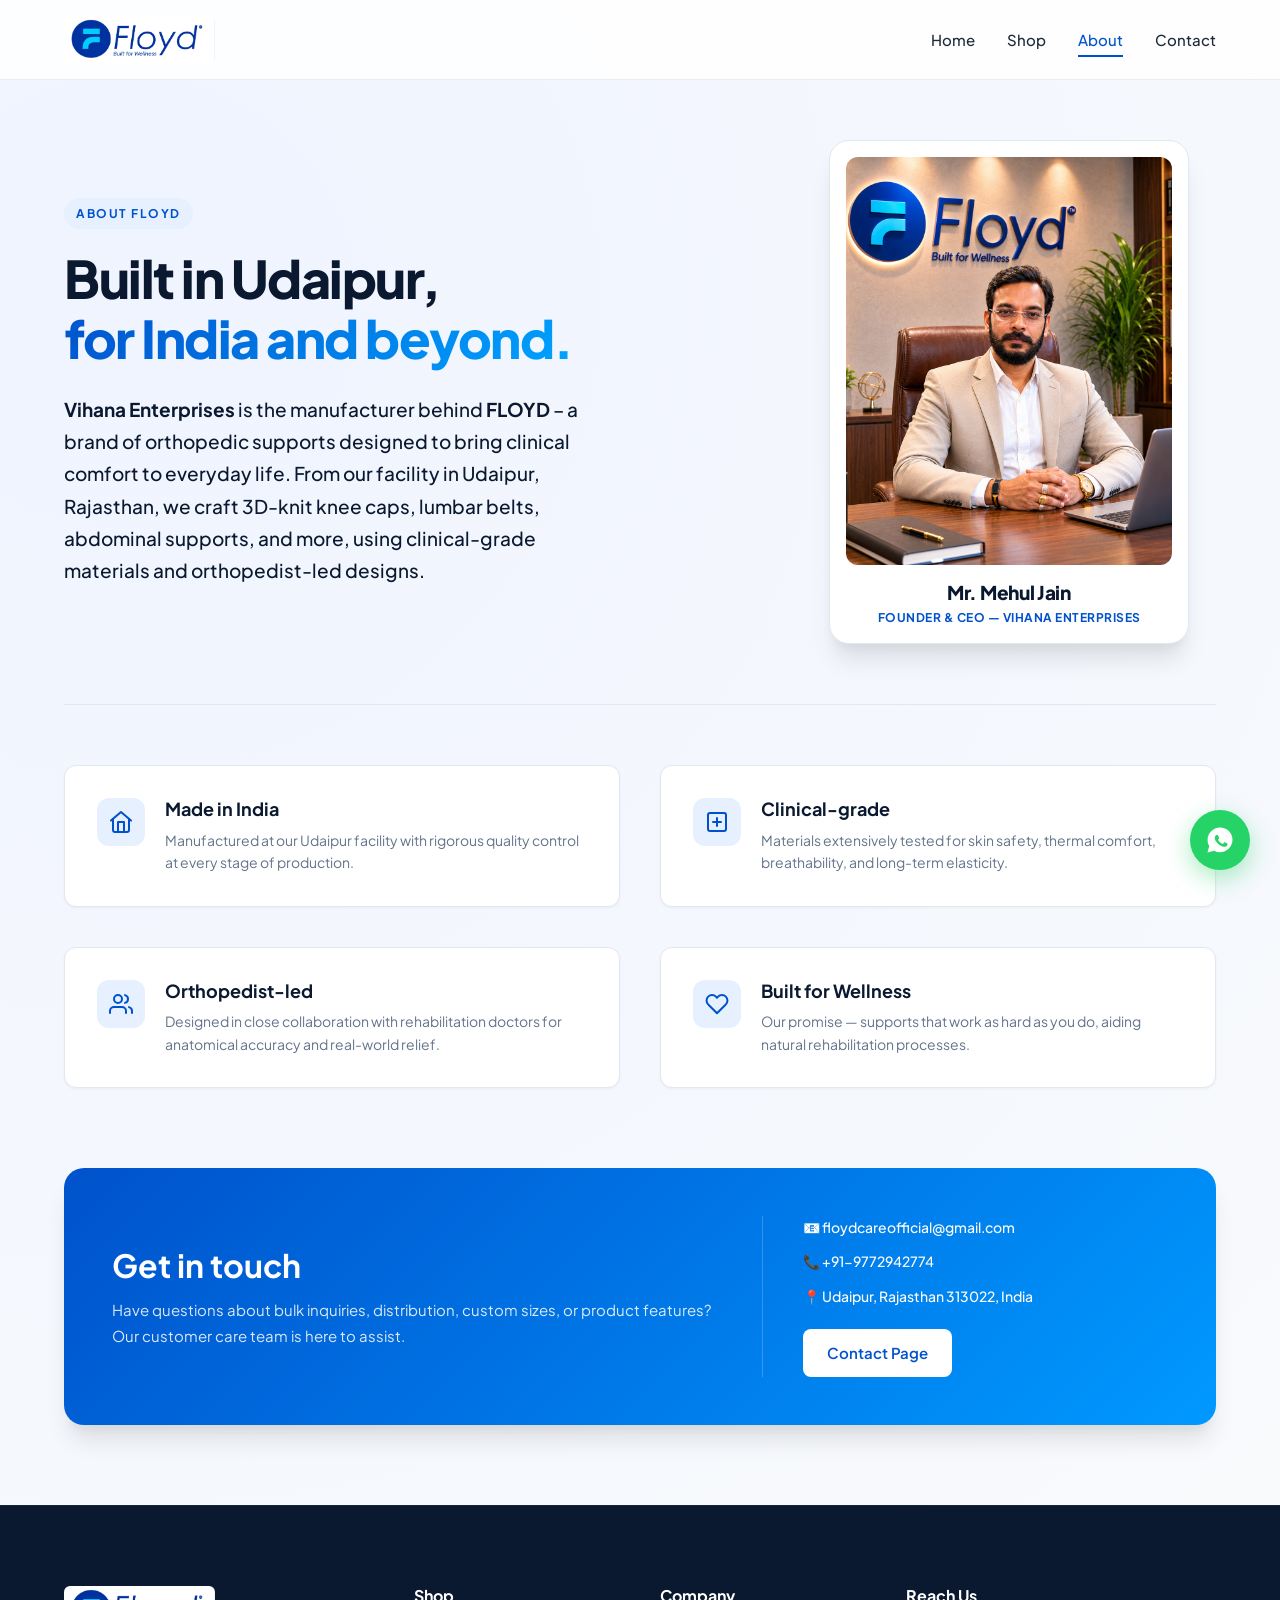
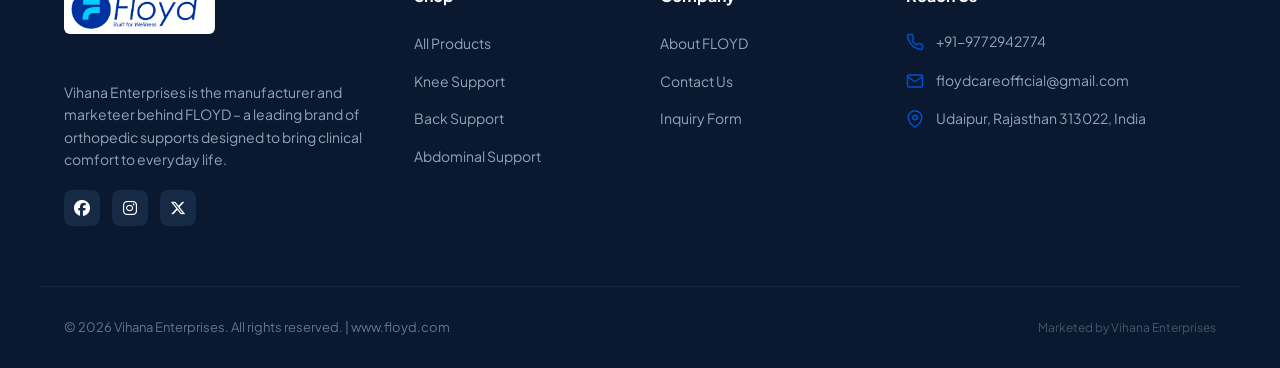
<file: floyyd/about.html>
<!DOCTYPE html>
<html lang="en">
<head>
    <meta charset="UTF-8">
    <meta name="viewport" content="width=device-width, initial-scale=1.0">
    <meta name="description" content="Learn about FLOYD orthopedic supports, manufactured by Vihana Enterprises in Udaipur, Rajasthan. Built on clinical comfort, skin-safe materials, and orthopedist-led designs.">
    <meta name="keywords" content="About Floyd, Vihana Enterprises, Orthopedic supports, Udaipur manufacturer, clinical comfort">
    <title>About Us | FLOYD Orthopedic Supports</title>
    <link rel="stylesheet" href="https://cdnjs.cloudflare.com/ajax/libs/font-awesome/6.5.0/css/all.min.css">
    <link rel="stylesheet" href="styles.css">
</head>
<body>

    <!-- Header Navigation -->
    <header id="main-header">
        <div class="container nav-container">
            <a href="index.html" class="logo" id="header-logo">
                <img src="assets/logo.jpg" alt="FLOYD Logo" class="logo-img">
            </a>
            
            <button class="hamburger" id="menu-hamburger" aria-label="Toggle Menu">
                <span></span>
                <span></span>
                <span></span>
            </button>
            
            <ul class="nav-menu" id="header-nav-menu">
                <li><a href="index.html" class="nav-link">Home</a></li>
                <li><a href="products.html" class="nav-link">Shop</a></li>
                <li><a href="about.html" class="nav-link">About</a></li>
                <li><a href="contact.html" class="nav-link">Contact</a></li>
            </ul>
        </div>
    </header>

    <main>
        <!-- About Hero Section -->
        <section class="about-hero" id="about-hero-section">
            <div class="container">
                <div class="about-hero-grid">
                    <div class="about-hero-text">
                        <span class="badge-tag">About FLOYD</span>
                        <h1 class="hero-title" style="margin-bottom: 24px;">
                            Built in Udaipur, <br>
                            <span>for India and beyond.</span>
                        </h1>
                        <p class="hero-desc" style="font-size: 19px; line-height: 1.7; color: var(--primary-color); font-weight: 500; margin-bottom: 0;">
                            <strong>Vihana Enterprises</strong> is the manufacturer behind <strong>FLOYD</strong> – a brand of orthopedic supports designed to bring clinical comfort to everyday life. From our facility in Udaipur, Rajasthan, we craft 3D-knit knee caps, lumbar belts, abdominal supports, and more, using clinical-grade materials and orthopedist-led designs.
                        </p>
                    </div>
                    
                    <div class="about-hero-image-wrapper">
                        <div class="about-owner-card">
                            <img src="assets/owner_image.png" alt="Mr. Mehul Jain, Founder and CEO of Vihana Enterprises" class="about-owner-img">
                            <div class="about-owner-info">
                                <h3 class="about-owner-name">Mr. Mehul Jain</h3>
                                <p class="about-owner-title">Founder & CEO — Vihana Enterprises</p>
                            </div>
                        </div>
                    </div>
                </div>
                
                <hr style="border: 0; border-top: 1px solid var(--border-color); margin-bottom: 40px; margin-top: 60px;">
                
                <!-- Core Pillars Grid -->
                <div class="about-features-grid">
                    
                    <!-- Pillar 1 -->
                    <div class="about-feature-card">
                        <div class="about-feature-icon">
                            <svg width="24" height="24" viewBox="0 0 24 24" fill="none" stroke="currentColor" stroke-width="2" stroke-linecap="round" stroke-linejoin="round">
                                <path d="M20 9v11a2 2 0 0 1-2 2H6a2 2 0 0 1-2-2V9"></path>
                                <path d="M9 22V12h6v10"></path>
                                <path d="M2 10.6L12 2l10 8.6"></path>
                            </svg>
                        </div>
                        <div>
                            <h3 class="about-feature-title">Made in India</h3>
                            <p class="about-feature-text">Manufactured at our Udaipur facility with rigorous quality control at every stage of production.</p>
                        </div>
                    </div>
                    
                    <!-- Pillar 2 -->
                    <div class="about-feature-card">
                        <div class="about-feature-icon">
                            <svg width="24" height="24" viewBox="0 0 24 24" fill="none" stroke="currentColor" stroke-width="2" stroke-linecap="round" stroke-linejoin="round">
                                <rect x="3" y="3" width="18" height="18" rx="2" ry="2"></rect>
                                <line x1="12" y1="8" x2="12" y2="16"></line>
                                <line x1="8" y1="12" x2="16" y2="12"></line>
                            </svg>
                        </div>
                        <div>
                            <h3 class="about-feature-title">Clinical-grade</h3>
                            <p class="about-feature-text">Materials extensively tested for skin safety, thermal comfort, breathability, and long-term elasticity.</p>
                        </div>
                    </div>
                    
                    <!-- Pillar 3 -->
                    <div class="about-feature-card">
                        <div class="about-feature-icon">
                            <svg width="24" height="24" viewBox="0 0 24 24" fill="none" stroke="currentColor" stroke-width="2" stroke-linecap="round" stroke-linejoin="round">
                                <path d="M17 21v-2a4 4 0 0 0-4-4H5a4 4 0 0 0-4 4v2"></path>
                                <circle cx="9" cy="7" r="4"></circle>
                                <path d="M23 21v-2a4 4 0 0 0-3-3.87"></path>
                                <path d="M16 3.13a4 4 0 0 1 0 7.75"></path>
                            </svg>
                        </div>
                        <div>
                            <h3 class="about-feature-title">Orthopedist-led</h3>
                            <p class="about-feature-text">Designed in close collaboration with rehabilitation doctors for anatomical accuracy and real-world relief.</p>
                        </div>
                    </div>
                    
                    <!-- Pillar 4 -->
                    <div class="about-feature-card">
                        <div class="about-feature-icon">
                            <svg width="24" height="24" viewBox="0 0 24 24" fill="none" stroke="currentColor" stroke-width="2" stroke-linecap="round" stroke-linejoin="round">
                                <path d="M20.84 4.61a5.5 5.5 0 0 0-7.78 0L12 5.67l-1.06-1.06a5.5 5.5 0 0 0-7.78 7.78l1.06 1.06L12 21.23l7.78-7.78 1.06-1.06a5.5 5.5 0 0 0 0-7.78z"></path>
                            </svg>
                        </div>
                        <div>
                            <h3 class="about-feature-title">Built for Wellness</h3>
                            <p class="about-feature-text">Our promise — supports that work as hard as you do, aiding natural rehabilitation processes.</p>
                        </div>
                    </div>
                    
                </div>

                <!-- Banner Get in Touch Box -->
                <div class="about-contact-banner">
                    <div class="about-contact-grid">
                        <div>
                            <h2 style="font-size: 32px; color: #ffffff; margin-bottom: 12px;">Get in touch</h2>
                            <p style="color: rgba(255,255,255,0.85); font-size: 15px; margin-bottom: 0; line-height: 1.7;">
                                Have questions about bulk inquiries, distribution, custom sizes, or product features? Our customer care team is here to assist.
                            </p>
                        </div>
                        <div class="about-contact-info">
                            <span style="font-size: 14px; font-weight: 500;">📧 floydcareofficial@gmail.com</span>
                            <span style="font-size: 14px; font-weight: 500;">📞 +91-9772942774</span>
                            <span style="font-size: 14px; font-weight: 500;">📍 Udaipur, Rajasthan 313022, India</span>
                            <a href="contact.html" class="btn btn-secondary" style="margin-top: 10px; background-color: #fff; color: var(--accent-blue);">Contact Page</a>
                        </div>
                    </div>
                </div>

            </div>
        </section>
    </main>

    <!-- Footer -->
    <footer id="main-footer">
        <div class="container footer-grid">
            <div class="footer-brand">
                <a href="index.html" class="logo" style="margin-bottom: 20px; display: inline-block;">
                    <img src="assets/logo.jpg" alt="FLOYD Logo" class="logo-img">
                </a>
                <p class="footer-desc">
                    Vihana Enterprises is the manufacturer and marketeer behind FLOYD – a leading brand of orthopedic supports designed to bring clinical comfort to everyday life.
                </p>
                <div class="footer-socials">
                    <a href="https://facebook.com" class="social-icon facebook" target="_blank" aria-label="Facebook">
                        <i class="fa-brands fa-facebook" style="color: rgb(255, 255, 255);"></i>
                    </a>
                    <a href="https://instagram.com" class="social-icon instagram" target="_blank" aria-label="Instagram">
                        <i class="fa-brands fa-instagram" style="color: rgb(255, 255, 255);"></i>
                    </a>
                    <a href="https://twitter.com" class="social-icon twitter" target="_blank" aria-label="Twitter">
                        <i class="fa-brands fa-x-twitter" style="color: rgb(255, 255, 255);"></i>
                    </a>
                </div>
            </div>
            
            <div>
                <h3 class="footer-title">Shop</h3>
                <ul class="footer-links">
                    <li><a href="products.html">All Products</a></li>
                    <li><a href="products.html?category=Knee%20Support">Knee Support</a></li>
                    <li><a href="products.html?category=Back%20Support">Back Support</a></li>
                    <li><a href="products.html?category=Abdominal%20Support">Abdominal Support</a></li>
                </ul>
            </div>
            
            <div>
                <h3 class="footer-title">Company</h3>
                <ul class="footer-links">
                    <li><a href="about.html">About FLOYD</a></li>
                    <li><a href="contact.html">Contact Us</a></li>
                    <li><a href="contact.html">Inquiry Form</a></li>
                </ul>
            </div>
            
            <div>
                <h3 class="footer-title">Reach Us</h3>
                <ul class="footer-contact-list">
                    <li class="footer-contact-item">
                        <svg width="18" height="18" viewBox="0 0 24 24" fill="none" stroke="currentColor" stroke-width="2" stroke-linecap="round" stroke-linejoin="round">
                            <path d="M22 16.92v3a2 2 0 0 1-2.18 2 19.79 19.79 0 0 1-8.63-3.07 19.5 19.5 0 0 1-6-6 19.79 19.79 0 0 1-3.07-8.67A2 2 0 0 1 4.11 2h3a2 2 0 0 1 2 1.72 12.84 12.84 0 0 0 .7 2.81 2 2 0 0 1-.45 2.11L8.09 9.91a16 16 0 0 0 6 6l1.27-1.27a2 2 0 0 1 2.11-.45 12.84 12.84 0 0 0 2.81.7A2 2 0 0 1 22 16.92z"></path>
                        </svg>
                        <span>+91-9772942774</span>
                    </li>
                    <li class="footer-contact-item">
                        <svg width="18" height="18" viewBox="0 0 24 24" fill="none" stroke="currentColor" stroke-width="2" stroke-linecap="round" stroke-linejoin="round">
                            <path d="M4 4h16c1.1 0 2 .9 2 2v12c0 1.1-.9 2-2 2H4c-1.1 0-2-.9-2-2V6c0-1.1.9-2 2-2z"></path>
                            <polyline points="22,6 12,13 2,6"></polyline>
                        </svg>
                        <span>floydcareofficial@gmail.com</span>
                    </li>
                    <li class="footer-contact-item">
                        <svg width="18" height="18" viewBox="0 0 24 24" fill="none" stroke="currentColor" stroke-width="2" stroke-linecap="round" stroke-linejoin="round">
                            <path d="M21 10c0 7-9 13-9 13s-9-6-9-13a9 9 0 0 1 18 0z"></path>
                            <circle cx="12" cy="10" r="3"></circle>
                        </svg>
                        <span>Udaipur, Rajasthan 313022, India</span>
                    </li>
                </ul>
            </div>
        </div>
        
        <div class="container footer-bottom">
            <p class="footer-copy">&copy; 2026 Vihana Enterprises. All rights reserved. | www.floyd.com</p>
            <p style="color: #475569; font-size: 12px;">Marketed by Vihana Enterprises</p>
        </div>
    </footer>

    <!-- WhatsApp Floating Widget -->
    <div class="whatsapp-widget">
        <span class="whatsapp-tooltip">Chat with Floyd Care</span>
        <a href="https://wa.me/919772942774?text=Hello!%20I%20want%20to%20inquire%20about%20FLOYD%20Orthopedic%20supports." target="_blank" class="whatsapp-bubble" aria-label="Chat on WhatsApp" id="floating-whatsapp-btn">
            <svg width="30" height="30" viewBox="0 0 24 24" fill="currentColor" style="color: #fff;">
                <path d="M12.012 2c-5.506 0-9.989 4.478-9.99 9.984a9.96 9.96 0 0 0 1.333 4.982L2 22l5.202-1.362a9.92 9.92 0 0 0 4.808 1.238h.005c5.502 0 9.987-4.479 9.988-9.987.002-2.67-1.037-5.178-2.927-7.07A9.925 9.925 0 0 0 12.012 2zm5.727 14.1c-.247.697-1.204 1.293-1.663 1.352-.459.06-1.02.109-2.993-.672-2.52-1.001-4.113-3.565-4.24-3.731-.127-.168-1.035-1.378-1.035-2.628 0-1.25.654-1.866.887-2.112.233-.247.508-.309.678-.309.169 0 .339.001.487.009.157.008.365-.06.572.44.207.5.709 1.729.771 1.854.062.125.103.271.02.44-.083.166-.124.271-.249.414-.124.145-.262.324-.374.436-.125.124-.255.259-.11.507.145.248.641 1.057 1.378 1.713.949.845 1.751 1.11 2.006 1.237.255.127.402.107.551-.063.149-.17.639-.741.808-.995.17-.254.339-.212.572-.125.233.086 1.483.7 1.737.828.254.127.424.19.488.3.063.108.063.626-.184 1.323z"/>
            </svg>
        </a>
    </div>

    <!-- General Javascript -->
    <script src="script.js"></script>
</body>
</html>
</file>
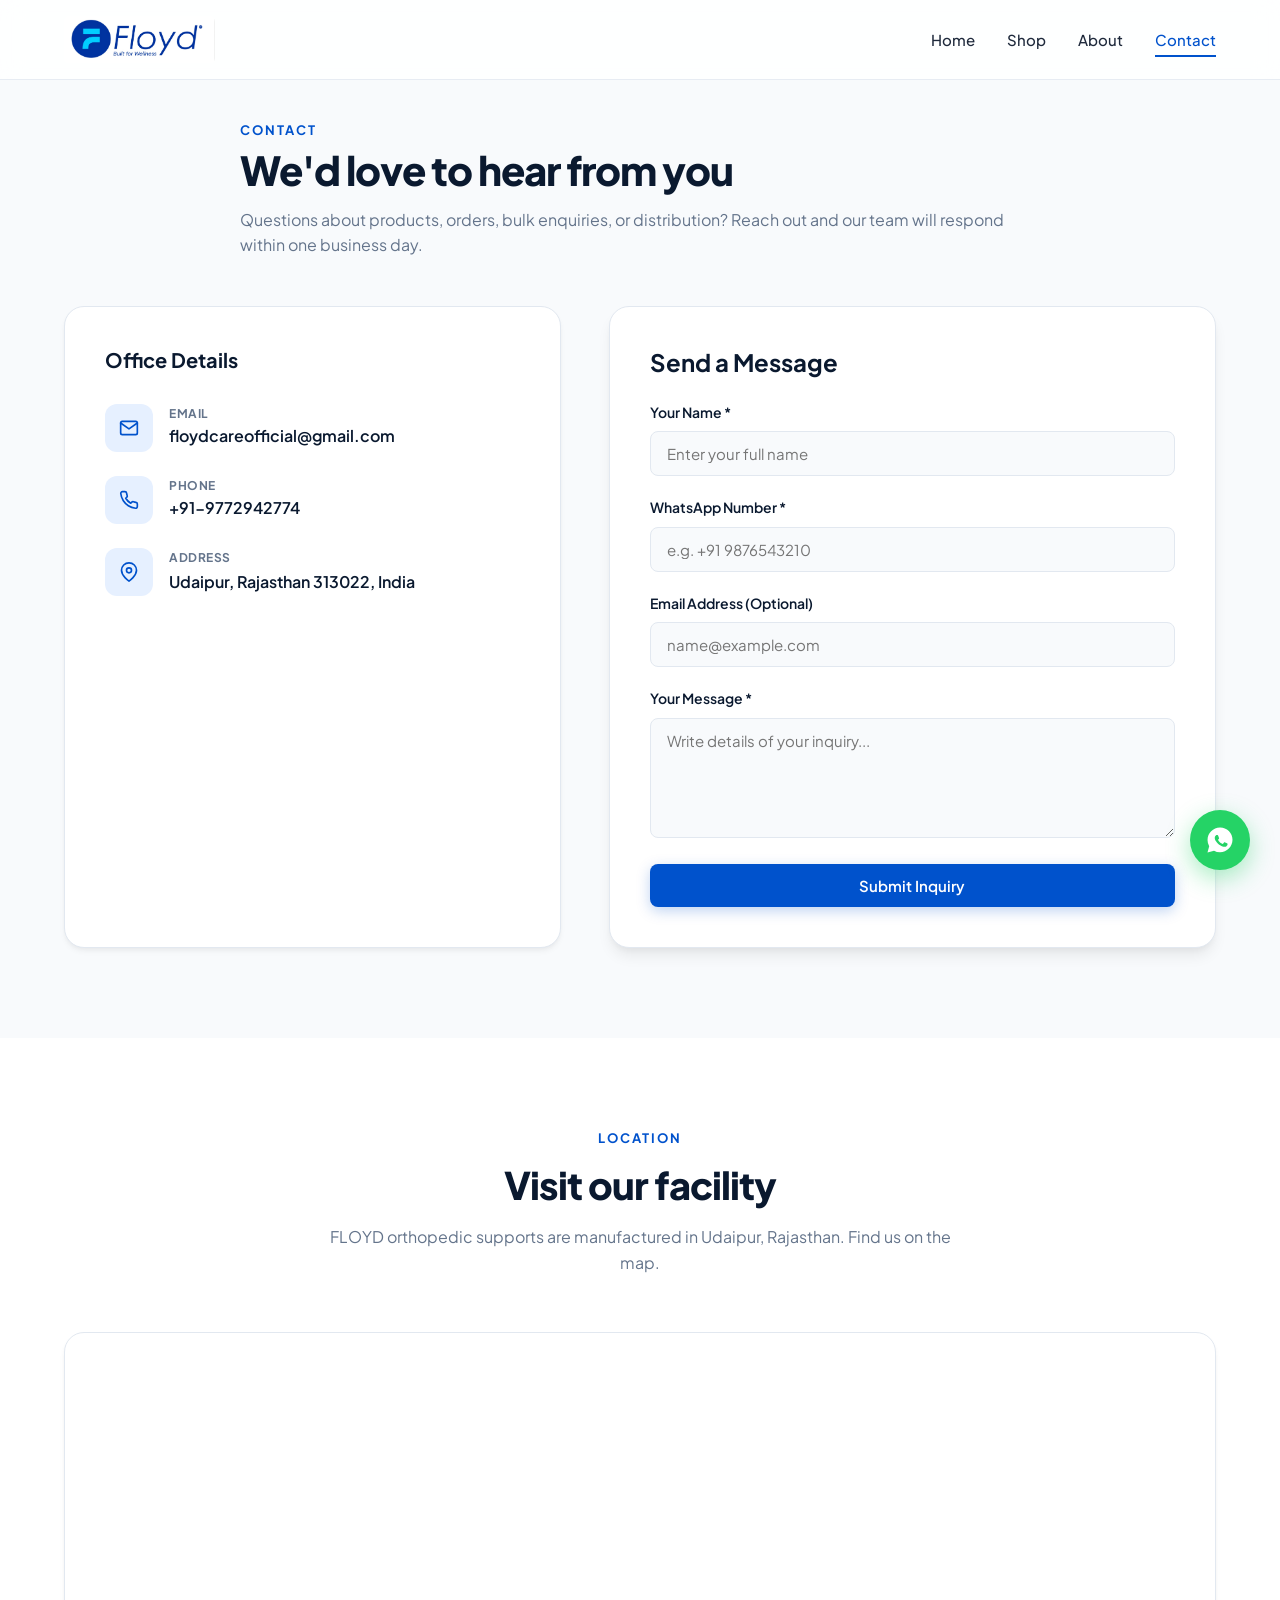
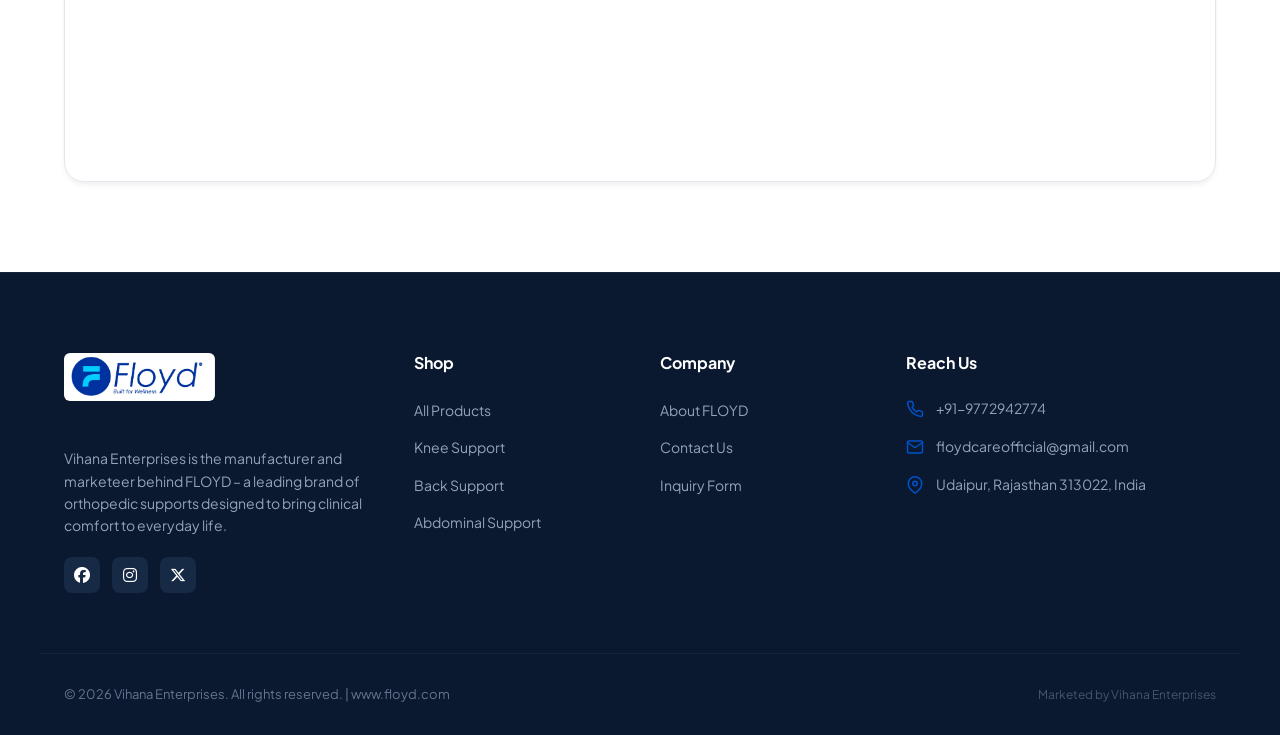
<file: floyyd/contact.html>
<!DOCTYPE html>
<html lang="en">
<head>
    <meta charset="UTF-8">
    <meta name="viewport" content="width=device-width, initial-scale=1.0">
    <meta name="description" content="Contact Vihana Enterprises, Udaipur. Let us know your inquiries about FLOYD orthopedic supports. Fill our form or chat directly with us on WhatsApp.">
    <meta name="keywords" content="Contact Floyd, Vihana Enterprises phone, Floyd support email, orthopedic Udaipur office">
    <title>Contact Us | FLOYD Orthopedic Supports</title>
    <link rel="stylesheet" href="https://cdnjs.cloudflare.com/ajax/libs/font-awesome/6.5.0/css/all.min.css">
    <link rel="stylesheet" href="styles.css">
</head>
<body>

    <!-- Header Navigation -->
    <header id="main-header">
        <div class="container nav-container">
            <a href="index.html" class="logo" id="header-logo">
                <img src="assets/logo.jpg" alt="FLOYD Logo" class="logo-img">
            </a>
            
            <button class="hamburger" id="menu-hamburger" aria-label="Toggle Menu">
                <span></span>
                <span></span>
                <span></span>
            </button>
            
            <ul class="nav-menu" id="header-nav-menu">
                <li><a href="index.html" class="nav-link">Home</a></li>
                <li><a href="products.html" class="nav-link">Shop</a></li>
                <li><a href="about.html" class="nav-link">About</a></li>
                <li><a href="contact.html" class="nav-link">Contact</a></li>
            </ul>
        </div>
    </header>

    <main>
        <section class="section" style="padding-top: calc(var(--header-height) + 40px);" id="contact-details-section">
            <div class="container">
                
                <!-- Page Header -->
                <div class="section-header" style="text-align: left; margin-bottom: 48px; max-width: 800px;">
                    <span class="section-subtitle" style="text-align: left; margin-bottom: 4px;">Contact</span>
                    <h1 class="section-title" style="text-align: left; font-size: 40px; margin-bottom: 12px;">We'd love to hear from you</h1>
                    <p class="section-desc" style="font-size: 16px;">
                        Questions about products, orders, bulk enquiries, or distribution? Reach out and our team will respond within one business day.
                    </p>
                </div>
                
                <!-- Info cards & Form Grid -->
                <div class="contact-grid">
                    
                    <!-- Left: Info Cards -->
                    <div class="contact-info-card">
                        <h2 style="font-size: 20px; margin-bottom: 24px; color: var(--primary-color);">Office Details</h2>
                        
                        <div class="contact-details">
                            <!-- Email -->
                            <div class="contact-detail-item">
                                <div class="contact-detail-icon">
                                    <svg width="20" height="20" viewBox="0 0 24 24" fill="none" stroke="currentColor" stroke-width="2" stroke-linecap="round" stroke-linejoin="round">
                                        <path d="M4 4h16c1.1 0 2 .9 2 2v12c0 1.1-.9 2-2 2H4c-1.1 0-2-.9-2-2V6c0-1.1.9-2 2-2z"></path>
                                        <polyline points="22,6 12,13 2,6"></polyline>
                                    </svg>
                                </div>
                                <div>
                                    <div class="contact-detail-label">Email</div>
                                    <a href="mailto:floydcareofficial@gmail.com" class="contact-detail-value">floydcareofficial@gmail.com</a>
                                </div>
                            </div>
                            
                            <!-- Phone -->
                            <div class="contact-detail-item">
                                <div class="contact-detail-icon">
                                    <svg width="20" height="20" viewBox="0 0 24 24" fill="none" stroke="currentColor" stroke-width="2" stroke-linecap="round" stroke-linejoin="round">
                                        <path d="M22 16.92v3a2 2 0 0 1-2.18 2 19.79 19.79 0 0 1-8.63-3.07 19.5 19.5 0 0 1-6-6 19.79 19.79 0 0 1-3.07-8.67A2 2 0 0 1 4.11 2h3a2 2 0 0 1 2 1.72 12.84 12.84 0 0 0 .7 2.81 2 2 0 0 1-.45 2.11L8.09 9.91a16 16 0 0 0 6 6l1.27-1.27a2 2 0 0 1 2.11-.45 12.84 12.84 0 0 0 2.81.7A2 2 0 0 1 22 16.92z"></path>
                                    </svg>
                                </div>
                                <div>
                                    <div class="contact-detail-label">Phone</div>
                                    <a href="tel:+919772942774" class="contact-detail-value">+91-9772942774</a>
                                </div>
                            </div>
                            
                            <!-- Address -->
                            <div class="contact-detail-item">
                                <div class="contact-detail-icon">
                                    <svg width="20" height="20" viewBox="0 0 24 24" fill="none" stroke="currentColor" stroke-width="2" stroke-linecap="round" stroke-linejoin="round">
                                        <path d="M21 10c0 7-9 13-9 13s-9-6-9-13a9 9 0 0 1 18 0z"></path>
                                        <circle cx="12" cy="10" r="3"></circle>
                                    </svg>
                                </div>
                                <div>
                                    <div class="contact-detail-label">Address</div>
                                    <div class="contact-detail-value">Udaipur, Rajasthan 313022, India</div>
                                </div>
                            </div>
                        </div>
                    </div>
                    
                    <!-- Right: Form -->
                    <div class="contact-form-wrapper">
                        <h2 class="form-title">Send a Message</h2>
                        <form id="general-contact-form">
                            <div class="form-group">
                                <label class="form-label" for="contact-name">Your Name *</label>
                                <input type="text" id="contact-name" class="form-input" placeholder="Enter your full name" required>
                                <div class="form-error"></div>
                            </div>
                            
                            <div class="form-group">
                                <label class="form-label" for="contact-phone">WhatsApp Number *</label>
                                <input type="tel" id="contact-phone" class="form-input" placeholder="e.g. +91 9876543210" required>
                                <div class="form-error"></div>
                            </div>
                            
                            <div class="form-group">
                                <label class="form-label" for="contact-email">Email Address (Optional)</label>
                                <input type="email" id="contact-email" class="form-input" placeholder="name@example.com">
                                <div class="form-error"></div>
                            </div>
                            
                            <div class="form-group">
                                <label class="form-label" for="contact-message">Your Message *</label>
                                <textarea id="contact-message" class="form-input" placeholder="Write details of your inquiry..." required></textarea>
                                <div class="form-error"></div>
                            </div>
                            
                            <button type="submit" class="btn btn-primary" style="width: 100%;" id="submit-contact">Submit Inquiry</button>
                        </form>
                    </div>

                </div>

            </div>
        </section>

        <!-- Google Maps Integration Section -->
        <section class="section section-bg" id="map-section">
            <div class="container">
                <div class="section-header">
                    <span class="section-subtitle">Location</span>
                    <h2 class="section-title">Visit our facility</h2>
                    <p class="section-desc">FLOYD orthopedic supports are manufactured in Udaipur, Rajasthan. Find us on the map.</p>
                </div>
                
                <div class="map-container">
                    <!-- Google Maps Iframe pointing to Udaipur, Rajasthan -->
                    <iframe 
                        src="https://www.google.com/maps/embed?pb=!1m18!1m12!1m3!1d116045.22818967923!2d73.66318919659062!3d24.58544498335198!2m3!1f0!2f0!3f0!3m2!1i1024!2i768!4f13.1!3m3!1m2!1s0x3967e56550a14411%3A0xdbd8c28455b868b0!2sUdaipur%2C%20Rajasthan!5e0!3m2!1sen!2sin!4v1719736829104!5m2!1sen!2sin" 
                        width="100%" 
                        height="100%" 
                        style="border:0;" 
                        allowfullscreen="" 
                        loading="lazy" 
                        referrerpolicy="no-referrer-when-downgrade">
                    </iframe>
                </div>
            </div>
        </section>
    </main>

    <!-- Footer -->
    <footer id="main-footer">
        <div class="container footer-grid">
            <div class="footer-brand">
                <a href="index.html" class="logo" style="margin-bottom: 20px; display: inline-block;">
                    <img src="assets/logo.jpg" alt="FLOYD Logo" class="logo-img">
                </a>
                <p class="footer-desc">
                    Vihana Enterprises is the manufacturer and marketeer behind FLOYD – a leading brand of orthopedic supports designed to bring clinical comfort to everyday life.
                </p>
                <div class="footer-socials">
                    <a href="https://facebook.com" class="social-icon facebook" target="_blank" aria-label="Facebook">
                        <i class="fa-brands fa-facebook" style="color: rgb(255, 255, 255);"></i>
                    </a>
                    <a href="https://instagram.com" class="social-icon instagram" target="_blank" aria-label="Instagram">
                        <i class="fa-brands fa-instagram" style="color: rgb(255, 255, 255);"></i>
                    </a>
                    <a href="https://twitter.com" class="social-icon twitter" target="_blank" aria-label="Twitter">
                        <i class="fa-brands fa-x-twitter" style="color: rgb(255, 255, 255);"></i>
                    </a>
                </div>
            </div>
            
            <div>
                <h3 class="footer-title">Shop</h3>
                <ul class="footer-links">
                    <li><a href="products.html">All Products</a></li>
                    <li><a href="products.html?category=Knee%20Support">Knee Support</a></li>
                    <li><a href="products.html?category=Back%20Support">Back Support</a></li>
                    <li><a href="products.html?category=Abdominal%20Support">Abdominal Support</a></li>
                </ul>
            </div>
            
            <div>
                <h3 class="footer-title">Company</h3>
                <ul class="footer-links">
                    <li><a href="about.html">About FLOYD</a></li>
                    <li><a href="contact.html">Contact Us</a></li>
                    <li><a href="contact.html">Inquiry Form</a></li>
                </ul>
            </div>
            
            <div>
                <h3 class="footer-title">Reach Us</h3>
                <ul class="footer-contact-list">
                    <li class="footer-contact-item">
                        <svg width="18" height="18" viewBox="0 0 24 24" fill="none" stroke="currentColor" stroke-width="2" stroke-linecap="round" stroke-linejoin="round">
                            <path d="M22 16.92v3a2 2 0 0 1-2.18 2 19.79 19.79 0 0 1-8.63-3.07 19.5 19.5 0 0 1-6-6 19.79 19.79 0 0 1-3.07-8.67A2 2 0 0 1 4.11 2h3a2 2 0 0 1 2 1.72 12.84 12.84 0 0 0 .7 2.81 2 2 0 0 1-.45 2.11L8.09 9.91a16 16 0 0 0 6 6l1.27-1.27a2 2 0 0 1 2.11-.45 12.84 12.84 0 0 0 2.81.7A2 2 0 0 1 22 16.92z"></path>
                        </svg>
                        <span>+91-9772942774</span>
                    </li>
                    <li class="footer-contact-item">
                        <svg width="18" height="18" viewBox="0 0 24 24" fill="none" stroke="currentColor" stroke-width="2" stroke-linecap="round" stroke-linejoin="round">
                            <path d="M4 4h16c1.1 0 2 .9 2 2v12c0 1.1-.9 2-2 2H4c-1.1 0-2-.9-2-2V6c0-1.1.9-2 2-2z"></path>
                            <polyline points="22,6 12,13 2,6"></polyline>
                        </svg>
                        <span>floydcareofficial@gmail.com</span>
                    </li>
                    <li class="footer-contact-item">
                        <svg width="18" height="18" viewBox="0 0 24 24" fill="none" stroke="currentColor" stroke-width="2" stroke-linecap="round" stroke-linejoin="round">
                            <path d="M21 10c0 7-9 13-9 13s-9-6-9-13a9 9 0 0 1 18 0z"></path>
                            <circle cx="12" cy="10" r="3"></circle>
                        </svg>
                        <span>Udaipur, Rajasthan 313022, India</span>
                    </li>
                </ul>
            </div>
        </div>
        
        <div class="container footer-bottom">
            <p class="footer-copy">&copy; 2026 Vihana Enterprises. All rights reserved. | www.floyd.com</p>
            <p style="color: #475569; font-size: 12px;">Marketed by Vihana Enterprises</p>
        </div>
    </footer>

    <!-- WhatsApp Floating Widget -->
    <div class="whatsapp-widget">
        <span class="whatsapp-tooltip">Chat with Floyd Care</span>
        <a href="https://wa.me/919772942774?text=Hello!%20I%20want%20to%20inquire%20about%20FLOYD%20Orthopedic%20supports." target="_blank" class="whatsapp-bubble" aria-label="Chat on WhatsApp" id="floating-whatsapp-btn">
            <svg width="30" height="30" viewBox="0 0 24 24" fill="currentColor" style="color: #fff;">
                <path d="M12.012 2c-5.506 0-9.989 4.478-9.99 9.984a9.96 9.96 0 0 0 1.333 4.982L2 22l5.202-1.362a9.92 9.92 0 0 0 4.808 1.238h.005c5.502 0 9.987-4.479 9.988-9.987.002-2.67-1.037-5.178-2.927-7.07A9.925 9.925 0 0 0 12.012 2zm5.727 14.1c-.247.697-1.204 1.293-1.663 1.352-.459.06-1.02.109-2.993-.672-2.52-1.001-4.113-3.565-4.24-3.731-.127-.168-1.035-1.378-1.035-2.628 0-1.25.654-1.866.887-2.112.233-.247.508-.309.678-.309.169 0 .339.001.487.009.157.008.365-.06.572.44.207.5.709 1.729.771 1.854.062.125.103.271.02.44-.083.166-.124.271-.249.414-.124.145-.262.324-.374.436-.125.124-.255.259-.11.507.145.248.641 1.057 1.378 1.713.949.845 1.751 1.11 2.006 1.237.255.127.402.107.551-.063.149-.17.639-.741.808-.995.17-.254.339-.212.572-.125.233.086 1.483.7 1.737.828.254.127.424.19.488.3.063.108.063.626-.184 1.323z"/>
            </svg>
        </a>
    </div>

    <!-- General Javascript -->
    <script src="script.js"></script>
</body>
</html>
</file>
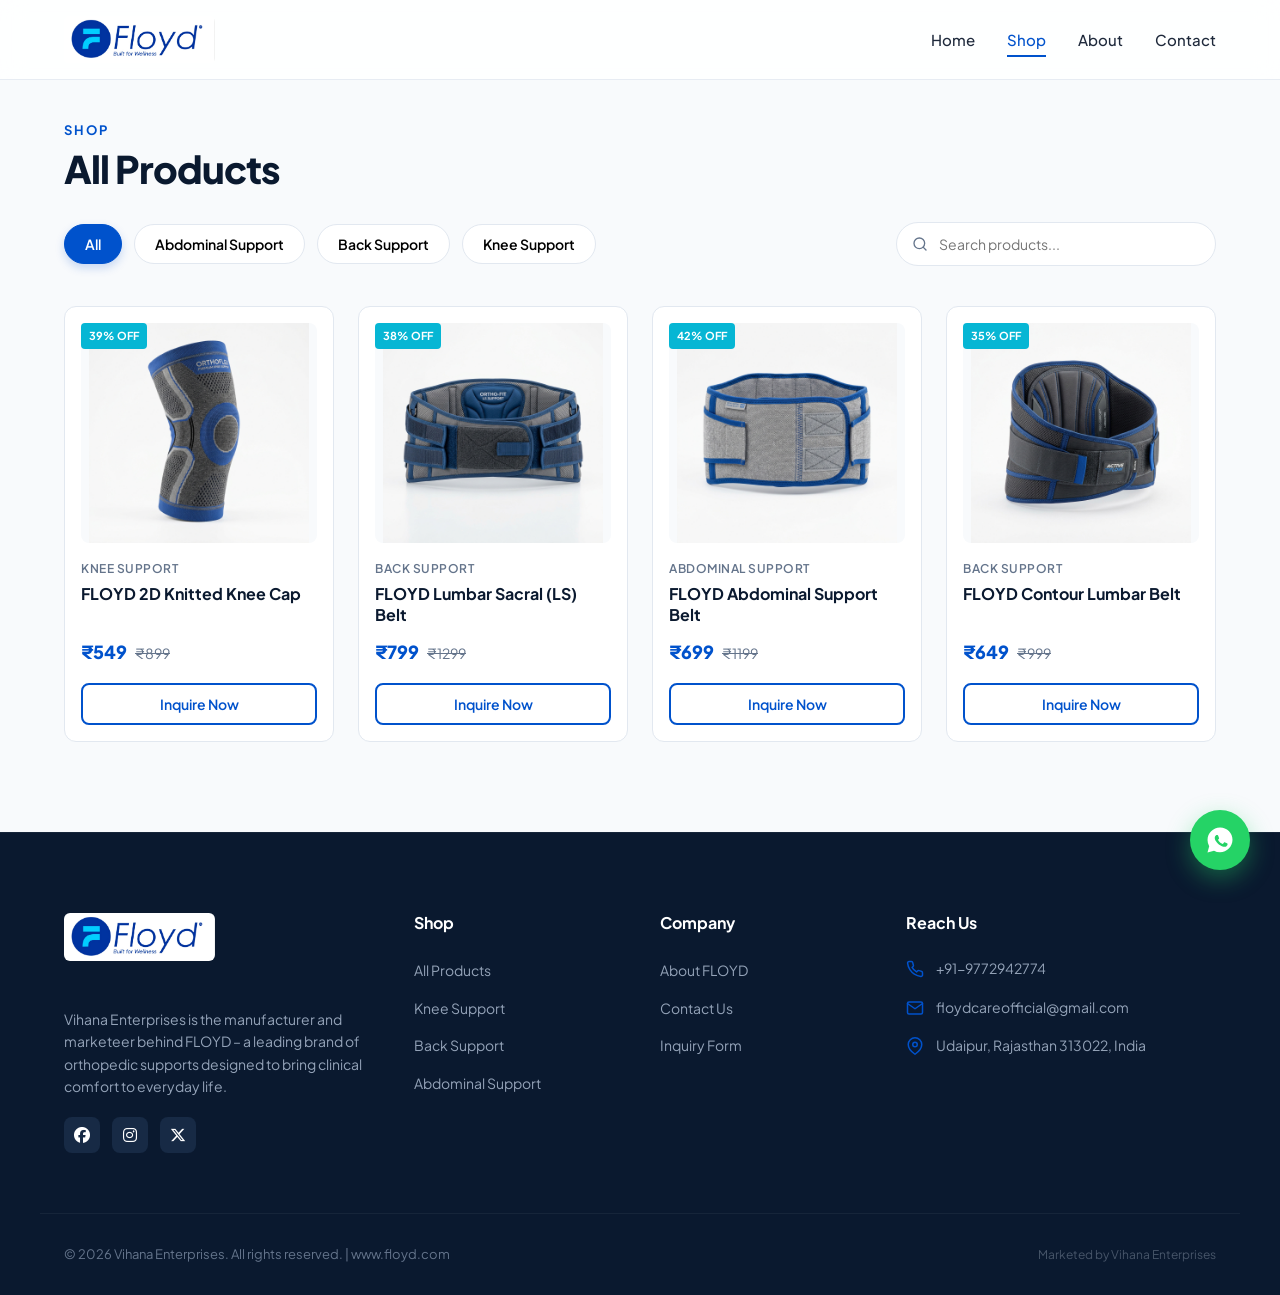
<file: floyyd/products.html>
<!DOCTYPE html>
<html lang="en">
<head>
    <meta charset="UTF-8">
    <meta name="viewport" content="width=device-width, initial-scale=1.0">
    <meta name="description" content="Browse our catalog of FLOYD orthopedic supports by Vihana Enterprises. Filter and search knee caps, back lumbar belts, and abdominal support belts. Inquire directly on WhatsApp.">
    <meta name="keywords" content="Floyd catalog, orthopedic supports, buy knee cap, lumbar belt online, abdominal belt India">
    <title>Our Products | FLOYD Orthopedic Supports</title>
    <link rel="stylesheet" href="https://cdnjs.cloudflare.com/ajax/libs/font-awesome/6.5.0/css/all.min.css">
    <link rel="stylesheet" href="styles.css">
</head>
<body>

    <!-- Header Navigation -->
    <header id="main-header">
        <div class="container nav-container">
            <a href="index.html" class="logo" id="header-logo">
                <img src="assets/logo.jpg" alt="FLOYD Logo" class="logo-img">
            </a>
            
            <button class="hamburger" id="menu-hamburger" aria-label="Toggle Menu">
                <span></span>
                <span></span>
                <span></span>
            </button>
            
            <ul class="nav-menu" id="header-nav-menu">
                <li><a href="index.html" class="nav-link">Home</a></li>
                <li><a href="products.html" class="nav-link">Shop</a></li>
                <li><a href="about.html" class="nav-link">About</a></li>
                <li><a href="contact.html" class="nav-link">Contact</a></li>
            </ul>
        </div>
    </header>

    <main>
        <section class="section" style="padding-top: calc(var(--header-height) + 40px);" id="products-catalog-section">
            <div class="container">
                
                <!-- Page Title -->
                <div style="margin-bottom: 30px;">
                    <span class="section-subtitle" style="text-align: left; margin-bottom: 4px;">Shop</span>
                    <h1 class="section-title" style="text-align: left; margin-bottom: 0;">All Products</h1>
                </div>
                
                <!-- Catalog Actions: Filters + Search -->
                <div class="catalog-header">
                    <div class="filter-chips" id="catalog-category-filters">
                        <button class="filter-chip active" data-filter="All">All</button>
                        <button class="filter-chip" data-filter="Abdominal Support">Abdominal Support</button>
                        <button class="filter-chip" data-filter="Back Support">Back Support</button>
                        <button class="filter-chip" data-filter="Knee Support">Knee Support</button>
                    </div>
                    
                    <div class="search-box">
                        <svg class="search-icon" width="16" height="16" viewBox="0 0 24 24" fill="none" stroke="currentColor" stroke-width="2" stroke-linecap="round" stroke-linejoin="round">
                            <circle cx="11" cy="11" r="8"></circle>
                            <line x1="21" y1="21" x2="16.65" y2="16.65"></line>
                        </svg>
                        <input type="text" id="search-products" class="search-input" placeholder="Search products...">
                    </div>
                </div>

                <!-- Products Grid -->
                <div class="products-grid" id="catalog-products-grid">
                    
                    <!-- Product 1 -->
                    <div class="product-card" data-category="Knee Support">
                        <span class="discount-badge">39% OFF</span>
                        <div class="product-img-wrapper">
                            <img src="assets/knee_support.png" alt="FLOYD 2D Knitted Knee Cap">
                        </div>
                        <div>
                            <div class="product-meta">Knee Support</div>
                            <h2 class="product-name" style="font-size: 16px;">FLOYD 2D Knitted Knee Cap</h2>
                            <div class="product-price-row">
                                <span class="current-price">₹549</span>
                                <span class="original-price">₹899</span>
                            </div>
                        </div>
                        <button class="btn btn-outline btn-inquire" data-product-name="FLOYD 2D Knitted Knee Cap">Inquire Now</button>
                    </div>

                    <!-- Product 2 -->
                    <div class="product-card" data-category="Back Support">
                        <span class="discount-badge">38% OFF</span>
                        <div class="product-img-wrapper">
                            <img src="assets/back_support_ls.png" alt="FLOYD Lumbar Sacral (LS) Belt">
                        </div>
                        <div>
                            <div class="product-meta">Back Support</div>
                            <h2 class="product-name" style="font-size: 16px;">FLOYD Lumbar Sacral (LS) Belt</h2>
                            <div class="product-price-row">
                                <span class="current-price">₹799</span>
                                <span class="original-price">₹1299</span>
                            </div>
                        </div>
                        <button class="btn btn-outline btn-inquire" data-product-name="FLOYD Lumbar Sacral (LS) Belt">Inquire Now</button>
                    </div>

                    <!-- Product 3 -->
                    <div class="product-card" data-category="Abdominal Support">
                        <span class="discount-badge">42% OFF</span>
                        <div class="product-img-wrapper">
                            <img src="assets/abdominal_support.png" alt="FLOYD Abdominal Support Belt">
                        </div>
                        <div>
                            <div class="product-meta">Abdominal Support</div>
                            <h2 class="product-name" style="font-size: 16px;">FLOYD Abdominal Support Belt</h2>
                            <div class="product-price-row">
                                <span class="current-price">₹699</span>
                                <span class="original-price">₹1199</span>
                            </div>
                        </div>
                        <button class="btn btn-outline btn-inquire" data-product-name="FLOYD Abdominal Support Belt">Inquire Now</button>
                    </div>

                    <!-- Product 4 -->
                    <div class="product-card" data-category="Back Support">
                        <span class="discount-badge">35% OFF</span>
                        <div class="product-img-wrapper">
                            <img src="assets/contour_lumbar.png" alt="FLOYD Contour Lumbar Belt">
                        </div>
                        <div>
                            <div class="product-meta">Back Support</div>
                            <h2 class="product-name" style="font-size: 16px;">FLOYD Contour Lumbar Belt</h2>
                            <div class="product-price-row">
                                <span class="current-price">₹649</span>
                                <span class="original-price">₹999</span>
                            </div>
                        </div>
                        <button class="btn btn-outline btn-inquire" data-product-name="FLOYD Contour Lumbar Belt">Inquire Now</button>
                    </div>
                    
                    <!-- No products message -->
                    <div id="no-products-msg" class="no-products" style="display: none;">
                        <div class="no-products-icon">🔍</div>
                        <h3 style="font-size: 18px; margin-bottom: 8px;">No products found</h3>
                        <p style="color: var(--text-muted); font-size: 14px;">Try searching for a different keyword or check your filters.</p>
                    </div>

                </div>

            </div>
        </section>
    </main>

    <!-- Footer -->
    <footer id="main-footer">
        <div class="container footer-grid">
            <div class="footer-brand">
                <a href="index.html" class="logo" style="margin-bottom: 20px; display: inline-block;">
                    <img src="assets/logo.jpg" alt="FLOYD Logo" class="logo-img">
                </a>
                <p class="footer-desc">
                    Vihana Enterprises is the manufacturer and marketeer behind FLOYD – a leading brand of orthopedic supports designed to bring clinical comfort to everyday life.
                </p>
                <div class="footer-socials">
                    <a href="https://facebook.com" class="social-icon facebook" target="_blank" aria-label="Facebook">
                        <i class="fa-brands fa-facebook" style="color: rgb(255, 255, 255);"></i>
                    </a>
                    <a href="https://instagram.com" class="social-icon instagram" target="_blank" aria-label="Instagram">
                        <i class="fa-brands fa-instagram" style="color: rgb(255, 255, 255);"></i>
                    </a>
                    <a href="https://twitter.com" class="social-icon twitter" target="_blank" aria-label="Twitter">
                        <i class="fa-brands fa-x-twitter" style="color: rgb(255, 255, 255);"></i>
                    </a>
                </div>
            </div>
            
            <div>
                <h3 class="footer-title">Shop</h3>
                <ul class="footer-links">
                    <li><a href="products.html">All Products</a></li>
                    <li><a href="products.html?category=Knee%20Support">Knee Support</a></li>
                    <li><a href="products.html?category=Back%20Support">Back Support</a></li>
                    <li><a href="products.html?category=Abdominal%20Support">Abdominal Support</a></li>
                </ul>
            </div>
            
            <div>
                <h3 class="footer-title">Company</h3>
                <ul class="footer-links">
                    <li><a href="about.html">About FLOYD</a></li>
                    <li><a href="contact.html">Contact Us</a></li>
                    <li><a href="contact.html">Inquiry Form</a></li>
                </ul>
            </div>
            
            <div>
                <h3 class="footer-title">Reach Us</h3>
                <ul class="footer-contact-list">
                    <li class="footer-contact-item">
                        <svg width="18" height="18" viewBox="0 0 24 24" fill="none" stroke="currentColor" stroke-width="2" stroke-linecap="round" stroke-linejoin="round">
                            <path d="M22 16.92v3a2 2 0 0 1-2.18 2 19.79 19.79 0 0 1-8.63-3.07 19.5 19.5 0 0 1-6-6 19.79 19.79 0 0 1-3.07-8.67A2 2 0 0 1 4.11 2h3a2 2 0 0 1 2 1.72 12.84 12.84 0 0 0 .7 2.81 2 2 0 0 1-.45 2.11L8.09 9.91a16 16 0 0 0 6 6l1.27-1.27a2 2 0 0 1 2.11-.45 12.84 12.84 0 0 0 2.81.7A2 2 0 0 1 22 16.92z"></path>
                        </svg>
                        <span>+91-9772942774</span>
                    </li>
                    <li class="footer-contact-item">
                        <svg width="18" height="18" viewBox="0 0 24 24" fill="none" stroke="currentColor" stroke-width="2" stroke-linecap="round" stroke-linejoin="round">
                            <path d="M4 4h16c1.1 0 2 .9 2 2v12c0 1.1-.9 2-2 2H4c-1.1 0-2-.9-2-2V6c0-1.1.9-2 2-2z"></path>
                            <polyline points="22,6 12,13 2,6"></polyline>
                        </svg>
                        <span>floydcareofficial@gmail.com</span>
                    </li>
                    <li class="footer-contact-item">
                        <svg width="18" height="18" viewBox="0 0 24 24" fill="none" stroke="currentColor" stroke-width="2" stroke-linecap="round" stroke-linejoin="round">
                            <path d="M21 10c0 7-9 13-9 13s-9-6-9-13a9 9 0 0 1 18 0z"></path>
                            <circle cx="12" cy="10" r="3"></circle>
                        </svg>
                        <span>Udaipur, Rajasthan 313022, India</span>
                    </li>
                </ul>
            </div>
        </div>
        
        <div class="container footer-bottom">
            <p class="footer-copy">&copy; 2026 Vihana Enterprises. All rights reserved. | www.floyd.com</p>
            <p style="color: #475569; font-size: 12px;">Marketed by Vihana Enterprises</p>
        </div>
    </footer>

    <!-- Inquiry Modal -->
    <div class="modal" id="inquiry-modal">
        <div class="modal-backdrop"></div>
        <div class="modal-content">
            <button class="modal-close" id="modal-close" aria-label="Close Modal">&times;</button>
            <h2 class="modal-title">Product Inquiry</h2>
            <p class="modal-subtitle">Submit details below and click to send inquiry instantly over WhatsApp.</p>
            
            <form id="inquiry-form">
                <div class="form-group">
                    <label class="form-label" for="inquiry-name">Your Name *</label>
                    <input type="text" id="inquiry-name" class="form-input" placeholder="Enter your full name" required>
                    <div class="form-error"></div>
                </div>
                
                <div class="form-group">
                    <label class="form-label" for="inquiry-phone">WhatsApp Number *</label>
                    <input type="tel" id="inquiry-phone" class="form-input" placeholder="e.g. +91 9876543210" required>
                    <div class="form-error"></div>
                </div>
                
                <div class="form-group">
                    <label class="form-label" for="inquiry-email">Email Address (Optional)</label>
                    <input type="email" id="inquiry-email" class="form-input" placeholder="name@example.com">
                    <div class="form-error"></div>
                </div>
                
                <div class="form-group">
                    <label class="form-label" for="inquiry-product">Select Product</label>
                    <select id="inquiry-product" class="form-input">
                        <option value="FLOYD 2D Knitted Knee Cap">FLOYD 2D Knitted Knee Cap</option>
                        <option value="FLOYD Lumbar Sacral (LS) Belt">FLOYD Lumbar Sacral (LS) Belt</option>
                        <option value="FLOYD Abdominal Support Belt">FLOYD Abdominal Support Belt</option>
                        <option value="FLOYD Contour Lumbar Belt">FLOYD Contour Lumbar Belt</option>
                    </select>
                </div>
                
                <div class="form-group">
                    <label class="form-label" for="inquiry-message">Your Message / Requirements</label>
                    <textarea id="inquiry-message" class="form-input" placeholder="Ask about sizes, bulk orders, shipping details, etc."></textarea>
                </div>
                
                <button type="submit" class="btn btn-primary" style="width: 100%;" id="submit-inquiry">Send via WhatsApp</button>
            </form>
        </div>
    </div>

    <!-- WhatsApp Floating Widget -->
    <div class="whatsapp-widget">
        <span class="whatsapp-tooltip">Chat with Floyd Care</span>
        <a href="https://wa.me/919772942774?text=Hello!%20I%20want%20to%20inquire%20about%20FLOYD%20Orthopedic%20supports." target="_blank" class="whatsapp-bubble" aria-label="Chat on WhatsApp" id="floating-whatsapp-btn">
            <svg width="30" height="30" viewBox="0 0 24 24" fill="currentColor" style="color: #fff;">
                <path d="M12.012 2c-5.506 0-9.989 4.478-9.99 9.984a9.96 9.96 0 0 0 1.333 4.982L2 22l5.202-1.362a9.92 9.92 0 0 0 4.808 1.238h.005c5.502 0 9.987-4.479 9.988-9.987.002-2.67-1.037-5.178-2.927-7.07A9.925 9.925 0 0 0 12.012 2zm5.727 14.1c-.247.697-1.204 1.293-1.663 1.352-.459.06-1.02.109-2.993-.672-2.52-1.001-4.113-3.565-4.24-3.731-.127-.168-1.035-1.378-1.035-2.628 0-1.25.654-1.866.887-2.112.233-.247.508-.309.678-.309.169 0 .339.001.487.009.157.008.365-.06.572.44.207.5.709 1.729.771 1.854.062.125.103.271.02.44-.083.166-.124.271-.249.414-.124.145-.262.324-.374.436-.125.124-.255.259-.11.507.145.248.641 1.057 1.378 1.713.949.845 1.751 1.11 2.006 1.237.255.127.402.107.551-.063.149-.17.639-.741.808-.995.17-.254.339-.212.572-.125.233.086 1.483.7 1.737.828.254.127.424.19.488.3.063.108.063.626-.184 1.323z"/>
            </svg>
        </a>
    </div>

    <!-- General Javascript -->
    <script src="script.js"></script>
    <script>
        // Inline script to handle query parameters for filtering
        document.addEventListener('DOMContentLoaded', () => {
            const urlParams = new URLSearchParams(window.location.search);
            const categoryParam = urlParams.get('category');
            
            if (categoryParam) {
                // Find matching filter chip
                const chips = document.querySelectorAll('.filter-chip');
                let found = false;
                
                chips.forEach(chip => {
                    if (chip.getAttribute('data-filter') === categoryParam) {
                        chips.forEach(c => c.classList.remove('active'));
                        chip.classList.add('active');
                        found = true;
                    }
                });
                
                if (found) {
                    // Trigger filter calculation in script.js (by dispatching event or manually filtering)
                    // We can match what script.js does by mimicking its activeCategory assignment
                    const productCards = document.querySelectorAll('.product-card');
                    productCards.forEach(card => {
                        const category = card.getAttribute('data-category');
                        if (category === categoryParam) {
                            card.style.display = 'flex';
                        } else {
                            card.style.display = 'none';
                        }
                    });
                }
            }
        });
    </script>
</body>
</html>
</file>
<file: styles.css>
/* 
   FLOYD - Premium Orthopedic Supports
   Design System & Styling
   Author: Antigravity Code Assistant
*/

@import url('https://fonts.googleapis.com/css2?family=Plus+Jakarta+Sans:wght@300;400;500;600;700;800&display=swap');

/* CSS Variables */
:root {
    --primary-color: #0A192F;
    --primary-light: #172A45;
    --accent-blue: #0052CC;
    --accent-hover: #0043A4;
    --accent-light: #E6F0FF;
    --text-main: #1E293B;
    --text-muted: #64748B;
    --bg-main: #F8FAFC;
    --bg-white: #FFFFFF;
    --border-color: #E2E8F0;
    --success-color: #10B981;
    --warning-color: #F59E0B;
    --danger-color: #EF4444;
    --font-family: 'Plus Jakarta Sans', sans-serif;
    
    /* Shadows & Transitions */
    --shadow-sm: 0 1px 3px rgba(0, 0, 0, 0.05);
    --shadow-md: 0 4px 6px -1px rgba(0, 0, 0, 0.05), 0 2px 4px -1px rgba(0, 0, 0, 0.03);
    --shadow-lg: 0 10px 15px -3px rgba(0, 0, 0, 0.08), 0 4px 6px -2px rgba(0, 0, 0, 0.04);
    --shadow-premium: 0 20px 25px -5px rgba(0, 0, 0, 0.1), 0 10px 10px -5px rgba(0, 0, 0, 0.04);
    --transition-fast: all 0.2s cubic-bezier(0.4, 0, 0.2, 1);
    --transition-smooth: all 0.3s cubic-bezier(0.4, 0, 0.2, 1);
    --border-radius-sm: 8px;
    --border-radius-md: 12px;
    --border-radius-lg: 20px;
    
    /* Layout Sizes */
    --header-height: 80px;
    --max-width: 1200px;
}

/* Reset & Base Styles */
* {
    margin: 0;
    padding: 0;
    box-sizing: border-box;
}

html {
    scroll-behavior: smooth;
    font-size: 16px;
}

body {
    font-family: var(--font-family);
    background-color: var(--bg-main);
    color: var(--text-main);
    line-height: 1.6;
    overflow-x: hidden;
}

h1, h2, h3, h4, h5, h6 {
    font-weight: 700;
    color: var(--primary-color);
    line-height: 1.25;
}

a {
    color: inherit;
    text-decoration: none;
    transition: var(--transition-fast);
}

img {
    max-width: 100%;
    height: auto;
    display: block;
}

button, input, textarea, select {
    font-family: inherit;
    font-size: inherit;
    outline: none;
}

.container {
    width: 100%;
    max-width: var(--max-width);
    margin: 0 auto;
    padding: 0 24px;
}

/* Header & Navigation */
header {
    position: fixed;
    top: 0;
    left: 0;
    width: 100%;
    height: var(--header-height);
    background-color: rgba(255, 255, 255, 0.85);
    backdrop-filter: blur(12px);
    -webkit-backdrop-filter: blur(12px);
    border-bottom: 1px solid rgba(226, 232, 240, 0.8);
    z-index: 1000;
    transition: var(--transition-smooth);
}

header.scrolled {
    height: 70px;
    box-shadow: var(--shadow-md);
    background-color: rgba(255, 255, 255, 0.95);
}

.nav-container {
    height: 100%;
    display: flex;
    justify-content: space-between;
    align-items: center;
}

.logo {
    display: flex;
    align-items: center;
    gap: 10px;
}

.logo-img {
    height: 48px;
    width: auto;
    object-fit: contain;
    border-radius: 6px;
    transition: var(--transition-smooth);
}

.logo:hover .logo-img {
    transform: scale(1.03);
}

.logo-icon {
    width: 38px;
    height: 38px;
    background: linear-gradient(135deg, var(--accent-blue), #00A3FF);
    border-radius: 10px;
    display: flex;
    align-items: center;
    justify-content: center;
    color: #fff;
    font-weight: 800;
    font-size: 20px;
    box-shadow: 0 4px 10px rgba(0, 82, 204, 0.3);
}

.logo-text {
    font-size: 24px;
    font-weight: 800;
    letter-spacing: -0.5px;
    background: linear-gradient(to right, var(--primary-color), var(--accent-blue));
    -webkit-background-clip: text;
    -webkit-text-fill-color: transparent;
}

.logo-sub {
    font-size: 10px;
    text-transform: uppercase;
    letter-spacing: 1px;
    color: var(--text-muted);
    font-weight: 600;
    margin-top: -3px;
}

.nav-menu {
    display: flex;
    align-items: center;
    gap: 32px;
    list-style: none;
}

.nav-link {
    font-weight: 500;
    font-size: 15px;
    color: var(--text-main);
    position: relative;
    padding: 8px 0;
}

.nav-link::after {
    content: '';
    position: absolute;
    bottom: 0;
    left: 0;
    width: 0;
    height: 2px;
    background-color: var(--accent-blue);
    transition: var(--transition-fast);
}

.nav-link:hover, .nav-link.active {
    color: var(--accent-blue);
}

.nav-link.active::after, .nav-link:hover::after {
    width: 100%;
}

.nav-actions {
    display: flex;
    align-items: center;
    gap: 16px;
}

.btn {
    display: inline-flex;
    align-items: center;
    justify-content: center;
    padding: 12px 24px;
    border-radius: var(--border-radius-sm);
    font-weight: 600;
    font-size: 15px;
    transition: var(--transition-smooth);
    cursor: pointer;
    border: none;
    gap: 8px;
}

.btn-primary {
    background-color: var(--accent-blue);
    color: #ffffff;
    box-shadow: 0 4px 14px rgba(0, 82, 204, 0.25);
}

.btn-primary:hover {
    background-color: var(--accent-hover);
    transform: translateY(-2px);
    box-shadow: 0 6px 20px rgba(0, 82, 204, 0.35);
}

.btn-secondary {
    background-color: var(--accent-light);
    color: var(--accent-blue);
}

.btn-secondary:hover {
    background-color: #D6E4FF;
    transform: translateY(-2px);
}

.btn-outline {
    background-color: transparent;
    border: 2px solid var(--accent-blue);
    color: var(--accent-blue);
}

.btn-outline:hover {
    background-color: var(--accent-blue);
    color: #ffffff;
    transform: translateY(-2px);
}

.hamburger {
    display: none;
    flex-direction: column;
    gap: 6px;
    cursor: pointer;
    border: none;
    background: transparent;
    padding: 8px;
    z-index: 1001;
}

.hamburger span {
    display: block;
    width: 26px;
    height: 2.5px;
    background-color: var(--primary-color);
    border-radius: 2px;
    transition: var(--transition-smooth);
}

/* Hero Section */
.hero {
    padding: calc(var(--header-height) + 60px) 0 80px 0;
    background: radial-gradient(circle at 80% 20%, #F0F4FF 0%, var(--bg-main) 100%);
    overflow: hidden;
    position: relative;
}

.hero::before {
    content: '';
    position: absolute;
    width: 600px;
    height: 600px;
    background: radial-gradient(circle, rgba(0, 82, 204, 0.05) 0%, transparent 70%);
    top: -200px;
    right: -200px;
    z-index: 0;
}

.hero-grid {
    display: grid;
    grid-template-columns: 1.1fr 0.9fr;
    gap: 48px;
    align-items: center;
    position: relative;
    z-index: 1;
}

.badge-tag {
    display: inline-block;
    padding: 6px 12px;
    background-color: var(--accent-light);
    color: var(--accent-blue);
    font-size: 12px;
    font-weight: 700;
    text-transform: uppercase;
    letter-spacing: 1.5px;
    border-radius: 50px;
    margin-bottom: 20px;
}

.hero-title {
    font-size: 52px;
    font-weight: 800;
    letter-spacing: -1.5px;
    margin-bottom: 20px;
    line-height: 1.15;
}

.hero-title span {
    background: linear-gradient(135deg, var(--accent-blue), #00A3FF);
    -webkit-background-clip: text;
    -webkit-text-fill-color: transparent;
}

.hero-desc {
    font-size: 18px;
    color: var(--text-muted);
    margin-bottom: 32px;
    max-width: 520px;
}

.hero-btns {
    display: flex;
    gap: 16px;
    margin-bottom: 40px;
}

.hero-trust {
    display: flex;
    align-items: center;
    gap: 12px;
}

.stars {
    color: #FBBF24;
    display: flex;
    gap: 2px;
}

.trust-text {
    font-size: 14px;
    color: var(--text-muted);
    font-weight: 500;
}

.trust-text strong {
    color: var(--primary-color);
}

.hero-image-wrapper {
    position: relative;
    display: flex;
    justify-content: center;
    align-items: center;
}

.hero-image-bg {
    position: absolute;
    width: 100%;
    height: 100%;
    background: linear-gradient(135deg, var(--accent-blue), #00A3FF);
    border-radius: 30% 70% 70% 30% / 30% 30% 70% 70%;
    opacity: 0.1;
    animation: blobMorph 10s ease-in-out infinite alternate;
    z-index: 0;
}

.hero-image-card {
    position: relative;
    background: var(--bg-white);
    padding: 16px;
    border-radius: var(--border-radius-lg);
    box-shadow: var(--shadow-premium);
    z-index: 1;
    overflow: hidden;
    transform: rotate(2deg);
    transition: var(--transition-smooth);
}

.hero-image-card:hover {
    transform: rotate(0deg) scale(1.02);
}

.hero-image-card img {
    border-radius: 12px;
    width: 100%;
    max-height: 420px;
    object-fit: cover;
}

.hero-floating-badge {
    position: absolute;
    bottom: -20px;
    left: -20px;
    background: var(--bg-white);
    padding: 16px 24px;
    border-radius: var(--border-radius-md);
    box-shadow: var(--shadow-lg);
    display: flex;
    flex-direction: column;
    gap: 4px;
    z-index: 2;
    border: 1px solid var(--border-color);
}

.floating-title {
    font-size: 11px;
    text-transform: uppercase;
    letter-spacing: 1px;
    color: var(--text-muted);
    font-weight: 700;
}

.floating-val {
    font-size: 15px;
    font-weight: 800;
    color: var(--primary-color);
}

/* Feature Ribbons */
.features-ribbon {
    background-color: var(--primary-color);
    color: #fff;
    padding: 24px 0;
    position: relative;
    z-index: 10;
}

.ribbon-grid {
    display: grid;
    grid-template-columns: repeat(4, 1fr);
    gap: 24px;
}

.ribbon-item {
    display: flex;
    align-items: center;
    gap: 12px;
    color: rgba(255, 255, 255, 0.9);
    font-size: 14px;
    font-weight: 500;
}

.ribbon-item svg {
    color: var(--accent-blue);
    flex-shrink: 0;
}

/* Sections Styling */
.section {
    padding: 90px 0;
}

.section-bg {
    background-color: var(--bg-white);
}

.section-header {
    text-align: center;
    max-width: 650px;
    margin: 0 auto 56px auto;
}

.section-subtitle {
    display: block;
    color: var(--accent-blue);
    font-size: 13px;
    font-weight: 700;
    text-transform: uppercase;
    letter-spacing: 2px;
    margin-bottom: 12px;
}

.section-title {
    font-size: 38px;
    font-weight: 800;
    letter-spacing: -1px;
    margin-bottom: 16px;
}

.section-desc {
    color: var(--text-muted);
    font-size: 16px;
}

/* Categories Section */
.categories-grid {
    display: grid;
    grid-template-columns: repeat(3, 1fr);
    gap: 30px;
}

.category-card {
    background: var(--bg-white);
    border-radius: var(--border-radius-lg);
    overflow: hidden;
    box-shadow: var(--shadow-md);
    border: 1px solid var(--border-color);
    transition: var(--transition-smooth);
    display: flex;
    flex-direction: column;
}

.category-card:hover {
    transform: translateY(-8px);
    box-shadow: var(--shadow-premium);
    border-color: rgba(0, 82, 204, 0.2);
}

.category-img-container {
    height: 260px;
    overflow: hidden;
    position: relative;
    background-color: var(--bg-main);
}

.category-img-container img {
    width: 100%;
    height: 100%;
    object-fit: cover;
    transition: var(--transition-smooth);
}

.category-card:hover .category-img-container img {
    transform: scale(1.08);
}

.category-content {
    padding: 24px;
    flex-grow: 1;
    display: flex;
    flex-direction: column;
}

.category-title {
    font-size: 20px;
    margin-bottom: 10px;
}

.category-text {
    color: var(--text-muted);
    font-size: 14px;
    margin-bottom: 20px;
    flex-grow: 1;
}

.category-link {
    font-weight: 600;
    font-size: 14px;
    color: var(--accent-blue);
    display: inline-flex;
    align-items: center;
    gap: 6px;
}

.category-card:hover .category-link {
    gap: 12px;
}

/* Bestsellers / Product Grid */
.products-grid {
    display: grid;
    grid-template-columns: repeat(4, 1fr);
    gap: 24px;
}

.product-card {
    background: var(--bg-white);
    border-radius: var(--border-radius-md);
    border: 1px solid var(--border-color);
    padding: 16px;
    position: relative;
    transition: var(--transition-smooth);
    display: flex;
    flex-direction: column;
    justify-content: space-between;
}

.product-card:hover {
    transform: translateY(-5px);
    box-shadow: var(--shadow-lg);
    border-color: rgba(0, 82, 204, 0.15);
}

.discount-badge {
    position: absolute;
    top: 16px;
    left: 16px;
    background-color: #06B6D4;
    color: #fff;
    font-size: 11px;
    font-weight: 700;
    padding: 4px 8px;
    border-radius: 4px;
    z-index: 10;
}

.product-img-wrapper {
    height: 220px;
    background-color: var(--bg-main);
    border-radius: 8px;
    overflow: hidden;
    margin-bottom: 16px;
    display: flex;
    align-items: center;
    justify-content: center;
}

.product-img-wrapper img {
    max-height: 100%;
    max-width: 100%;
    object-fit: contain;
    transition: var(--transition-smooth);
}

.product-card:hover .product-img-wrapper img {
    transform: scale(1.05);
}

.product-meta {
    font-size: 12px;
    color: var(--text-muted);
    font-weight: 600;
    text-transform: uppercase;
    letter-spacing: 0.5px;
    margin-bottom: 6px;
}

.product-name {
    font-size: 16px;
    font-weight: 700;
    color: var(--primary-color);
    margin-bottom: 12px;
    line-height: 1.3;
    min-height: 42px;
}

.product-price-row {
    display: flex;
    align-items: center;
    gap: 8px;
    margin-bottom: 16px;
}

.current-price {
    font-size: 18px;
    font-weight: 800;
    color: var(--accent-blue);
}

.original-price {
    font-size: 14px;
    color: var(--text-muted);
    text-decoration: line-through;
}

.product-card .btn {
    width: 100%;
    padding: 10px 16px;
    font-size: 14px;
}

/* Banner Promo Section */
.banner-promo {
    background: linear-gradient(135deg, var(--accent-blue), #00A3FF);
    color: #fff;
    border-radius: var(--border-radius-lg);
    padding: 56px;
    overflow: hidden;
    position: relative;
    box-shadow: var(--shadow-premium);
}

.banner-promo-grid {
    display: grid;
    grid-template-columns: 1.2fr 0.8fr;
    gap: 40px;
    align-items: center;
}

.promise-shield-wrapper {
    display: flex;
    justify-content: center;
}

.banner-promo h2 {
    color: #fff;
    font-size: 36px;
    margin-bottom: 16px;
    letter-spacing: -0.5px;
}

.banner-promo p {
    color: rgba(255, 255, 255, 0.9);
    font-size: 16px;
    line-height: 1.6;
    margin-bottom: 24px;
}

.banner-promo .btn {
    background-color: #fff;
    color: var(--accent-blue);
    font-weight: 700;
}

.banner-promo .btn:hover {
    background-color: var(--accent-light);
    transform: translateY(-2px);
}

/* Footer Section */
footer {
    background-color: var(--primary-color);
    color: #94A3B8;
    padding: 80px 0 30px 0;
    border-top: 1px solid rgba(255, 255, 255, 0.05);
}

.footer-grid {
    display: grid;
    grid-template-columns: 1.2fr 0.8fr 0.8fr 1.2fr;
    gap: 40px;
    margin-bottom: 60px;
}

.footer-brand .logo-text {
    background: linear-gradient(to right, #fff, #00A3FF);
    -webkit-background-clip: text;
    -webkit-text-fill-color: transparent;
}

.footer-desc {
    font-size: 14px;
    margin: 20px 0;
    line-height: 1.6;
}

.footer-socials {
    display: flex;
    gap: 12px;
}

.social-icon {
    width: 36px;
    height: 36px;
    background-color: var(--primary-light);
    border-radius: 8px;
    display: flex;
    align-items: center;
    justify-content: center;
    color: #fff;
    transition: var(--transition-fast);
}

.social-icon:hover {
    transform: translateY(-2px);
}

.social-icon.facebook:hover {
    background-color: rgb(24, 119, 242);
}

.social-icon.instagram:hover {
    background-color: rgb(225, 48, 108);
}

.social-icon.twitter:hover {
    background-color: rgb(15, 23, 42);
}

.footer-title {
    color: #fff;
    font-size: 16px;
    font-weight: 700;
    margin-bottom: 24px;
    position: relative;
}

.footer-links {
    list-style: none;
    display: flex;
    flex-direction: column;
    gap: 12px;
}

.footer-links a {
    font-size: 14px;
}

.footer-links a:hover {
    color: #fff;
    padding-left: 4px;
}

.footer-contact-list {
    list-style: none;
    display: flex;
    flex-direction: column;
    gap: 16px;
}

.footer-contact-item {
    display: flex;
    align-items: flex-start;
    gap: 12px;
    font-size: 14px;
}

.footer-contact-item svg {
    color: var(--accent-blue);
    flex-shrink: 0;
    margin-top: 3px;
}

.footer-bottom {
    border-top: 1px solid rgba(255, 255, 255, 0.05);
    padding-top: 30px;
    display: flex;
    justify-content: space-between;
    align-items: center;
    font-size: 13px;
}

.footer-copy {
    color: #64748B;
}

/* FLOYD Promise Details section in About */
.about-hero {
    padding: calc(var(--header-height) + 60px) 0 80px 0;
    background: radial-gradient(circle at 10% 20%, #F0F4FF 0%, var(--bg-main) 100%);
}

.about-hero-grid {
    display: grid;
    grid-template-columns: 1.25fr 0.75fr;
    gap: 48px;
    align-items: center;
}

.about-hero-text {
    max-width: 100%;
}

.about-hero-image-wrapper {
    display: flex;
    justify-content: center;
    align-items: center;
}

.about-owner-card {
    background: var(--bg-white);
    padding: 16px;
    border-radius: var(--border-radius-lg);
    box-shadow: var(--shadow-premium);
    border: 1px solid var(--border-color);
    width: 100%;
    max-width: 360px;
    transition: var(--transition-smooth);
}

.about-owner-card:hover {
    transform: translateY(-5px);
    box-shadow: 0 30px 45px -10px rgba(0, 0, 0, 0.12);
}

.about-owner-img {
    width: 100%;
    height: auto;
    border-radius: 12px;
    object-fit: cover;
    aspect-ratio: 4 / 5;
}

.about-owner-info {
    margin-top: 16px;
    text-align: center;
}

.about-owner-name {
    font-size: 19px;
    font-weight: 800;
    color: var(--primary-color);
    letter-spacing: -0.3px;
}

.about-owner-title {
    font-size: 12px;
    color: var(--accent-blue);
    font-weight: 700;
    margin-top: 4px;
    text-transform: uppercase;
    letter-spacing: 0.5px;
}

.about-features-grid {
    display: grid;
    grid-template-columns: repeat(2, 1fr);
    gap: 40px;
    margin-top: 60px;
}

.about-feature-card {
    background: var(--bg-white);
    padding: 32px;
    border-radius: var(--border-radius-md);
    box-shadow: var(--shadow-sm);
    border: 1px solid var(--border-color);
    display: flex;
    gap: 20px;
    transition: var(--transition-smooth);
}

.about-feature-card:hover {
    box-shadow: var(--shadow-lg);
    border-color: rgba(0, 82, 204, 0.15);
}

.about-feature-icon {
    width: 48px;
    height: 48px;
    border-radius: 12px;
    background-color: var(--accent-light);
    color: var(--accent-blue);
    display: flex;
    align-items: center;
    justify-content: center;
    flex-shrink: 0;
}

.about-feature-title {
    font-size: 18px;
    margin-bottom: 8px;
}

.about-feature-text {
    font-size: 14px;
    color: var(--text-muted);
}

/* About Page Get in Touch Banner */
.about-contact-banner {
    margin-top: 80px;
    padding: 48px;
    background: linear-gradient(135deg, var(--accent-blue) 0%, #0099FF 100%);
    border-radius: var(--border-radius-lg);
    box-shadow: var(--shadow-premium);
}

.about-contact-grid {
    display: grid;
    grid-template-columns: 1.2fr 0.8fr;
    gap: 40px;
    align-items: center;
}

.about-contact-info {
    display: flex;
    flex-direction: column;
    gap: 12px;
    color: #ffffff;
    justify-content: center;
    align-items: flex-start;
    padding-left: 40px;
    border-left: 1px solid rgba(255, 255, 255, 0.2);
}

/* Contact Page Styles */
.contact-grid {
    display: grid;
    grid-template-columns: 0.9fr 1.1fr;
    gap: 48px;
}

.contact-info-card {
    background: var(--bg-white);
    padding: 40px;
    border-radius: var(--border-radius-lg);
    box-shadow: var(--shadow-md);
    border: 1px solid var(--border-color);
}

.contact-details {
    margin-top: 32px;
    display: flex;
    flex-direction: column;
    gap: 24px;
}

.contact-detail-item {
    display: flex;
    align-items: flex-start;
    gap: 16px;
}

.contact-detail-icon {
    width: 48px;
    height: 48px;
    border-radius: 12px;
    background-color: var(--accent-light);
    color: var(--accent-blue);
    display: flex;
    align-items: center;
    justify-content: center;
    flex-shrink: 0;
}

.contact-detail-label {
    font-size: 12px;
    text-transform: uppercase;
    font-weight: 700;
    color: var(--text-muted);
    letter-spacing: 0.5px;
}

.contact-detail-value {
    font-size: 16px;
    font-weight: 600;
    color: var(--primary-color);
    margin-top: 2px;
}

.contact-form-wrapper {
    background: var(--bg-white);
    padding: 40px;
    border-radius: var(--border-radius-lg);
    box-shadow: var(--shadow-lg);
    border: 1px solid var(--border-color);
}

.form-title {
    font-size: 24px;
    margin-bottom: 24px;
}

.form-group {
    margin-bottom: 20px;
}

.form-label {
    display: block;
    font-size: 14px;
    font-weight: 600;
    color: var(--primary-color);
    margin-bottom: 8px;
}

.form-input {
    width: 100%;
    padding: 12px 16px;
    border-radius: var(--border-radius-sm);
    border: 1px solid var(--border-color);
    background-color: var(--bg-main);
    color: var(--text-main);
    font-size: 15px;
    transition: var(--transition-fast);
}

.form-input:focus {
    border-color: var(--accent-blue);
    background-color: #fff;
    box-shadow: 0 0 0 3px rgba(0, 82, 204, 0.1);
}

textarea.form-input {
    resize: vertical;
    min-height: 120px;
}

.form-error {
    color: var(--danger-color);
    font-size: 12px;
    font-weight: 500;
    margin-top: 4px;
    display: none;
}

/* Map Section */
.map-container {
    height: 450px;
    border-radius: var(--border-radius-lg);
    overflow: hidden;
    box-shadow: var(--shadow-md);
    border: 1px solid var(--border-color);
}

.map-container iframe {
    width: 100%;
    height: 100%;
    border: 0;
}

/* Products Catalog Filtering Elements */
.catalog-header {
    display: flex;
    justify-content: space-between;
    align-items: center;
    margin-bottom: 40px;
    gap: 20px;
    flex-wrap: wrap;
}

.filter-chips {
    display: flex;
    gap: 12px;
    flex-wrap: wrap;
}

.filter-chip {
    padding: 10px 20px;
    border-radius: 50px;
    background-color: var(--bg-white);
    border: 1px solid var(--border-color);
    font-weight: 600;
    font-size: 14px;
    cursor: pointer;
    transition: var(--transition-fast);
}

.filter-chip:hover {
    border-color: var(--accent-blue);
    color: var(--accent-blue);
}

.filter-chip.active {
    background-color: var(--accent-blue);
    color: #fff;
    border-color: var(--accent-blue);
    box-shadow: 0 4px 10px rgba(0, 82, 204, 0.2);
}

.search-box {
    position: relative;
    max-width: 320px;
    width: 100%;
}

.search-input {
    width: 100%;
    padding: 12px 16px 12px 42px;
    border-radius: 50px;
    border: 1px solid var(--border-color);
    font-size: 14px;
    background-color: var(--bg-white);
    transition: var(--transition-fast);
}

.search-input:focus {
    border-color: var(--accent-blue);
    box-shadow: 0 0 0 3px rgba(0, 82, 204, 0.1);
}

.search-icon {
    position: absolute;
    left: 16px;
    top: 50%;
    transform: translateY(-50%);
    color: var(--text-muted);
    pointer-events: none;
}

.no-products {
    text-align: center;
    grid-column: 1 / -1;
    padding: 60px 20px;
    background: var(--bg-white);
    border-radius: var(--border-radius-md);
    border: 1px solid var(--border-color);
}

.no-products-icon {
    font-size: 48px;
    margin-bottom: 16px;
    color: var(--text-muted);
}

/* Inquiry Modal */
.modal {
    position: fixed;
    top: 0;
    left: 0;
    width: 100%;
    height: 100%;
    z-index: 2000;
    display: none;
    align-items: center;
    justify-content: center;
    opacity: 0;
    transition: opacity 0.3s ease;
}

.modal.active {
    display: flex;
    opacity: 1;
}

.modal-backdrop {
    position: absolute;
    width: 100%;
    height: 100%;
    background-color: rgba(10, 25, 47, 0.6);
    backdrop-filter: blur(4px);
}

.modal-content {
    position: relative;
    background-color: var(--bg-white);
    width: 100%;
    max-width: 550px;
    padding: 40px;
    border-radius: var(--border-radius-lg);
    box-shadow: var(--shadow-premium);
    z-index: 10;
    transform: scale(0.9);
    transition: transform 0.3s cubic-bezier(0.34, 1.56, 0.64, 1);
    max-height: 90vh;
    overflow-y: auto;
}

.modal.active .modal-content {
    transform: scale(1);
}

.modal-close {
    position: absolute;
    top: 24px;
    right: 24px;
    border: none;
    background: transparent;
    cursor: pointer;
    font-size: 24px;
    color: var(--text-muted);
    transition: var(--transition-fast);
    padding: 4px;
}

.modal-close:hover {
    color: var(--primary-color);
    transform: rotate(90deg);
}

.modal-title {
    font-size: 24px;
    margin-bottom: 8px;
}

.modal-subtitle {
    font-size: 14px;
    color: var(--text-muted);
    margin-bottom: 24px;
}

/* Floating WhatsApp Widget */
.whatsapp-widget {
    position: fixed;
    bottom: 30px;
    right: 30px;
    z-index: 999;
    display: flex;
    align-items: center;
    gap: 12px;
}

.whatsapp-bubble {
    width: 60px;
    height: 60px;
    background-color: #25D366;
    border-radius: 50%;
    display: flex;
    align-items: center;
    justify-content: center;
    color: #fff;
    box-shadow: 0 8px 24px rgba(37, 211, 102, 0.4);
    cursor: pointer;
    transition: var(--transition-smooth);
    border: none;
    position: relative;
}

.whatsapp-bubble::after {
    content: '';
    position: absolute;
    width: 100%;
    height: 100%;
    top: 0;
    left: 0;
    border-radius: 50%;
    box-shadow: 0 0 0 0 rgba(37, 211, 102, 0.6);
    animation: whatsappPulse 2s infinite;
}

.whatsapp-bubble:hover {
    background-color: #20BA56;
    transform: scale(1.1) rotate(5deg);
    box-shadow: 0 10px 28px rgba(37, 211, 102, 0.5);
}

.whatsapp-tooltip {
    background-color: var(--primary-color);
    color: #fff;
    padding: 10px 16px;
    border-radius: var(--border-radius-sm);
    font-size: 13px;
    font-weight: 600;
    box-shadow: var(--shadow-lg);
    white-space: nowrap;
    opacity: 0;
    transform: translateX(15px);
    transition: var(--transition-smooth);
    pointer-events: none;
    border: 1px solid rgba(255, 255, 255, 0.1);
}

.whatsapp-widget:hover .whatsapp-tooltip {
    opacity: 1;
    transform: translateX(0);
}

/* Animations */
@keyframes blobMorph {
    0% {
        border-radius: 30% 70% 70% 30% / 30% 30% 70% 70%;
    }
    100% {
        border-radius: 70% 30% 30% 70% / 70% 70% 30% 30%;
    }
}

@keyframes whatsappPulse {
    0% {
        transform: scale(1);
        opacity: 1;
    }
    100% {
        transform: scale(1.4);
        opacity: 0;
    }
}

/* Responsive Breakpoints */
@media (max-width: 1024px) {
    .hero-title {
        font-size: 42px;
    }
    .ribbon-grid {
        grid-template-columns: repeat(2, 1fr);
        gap: 16px;
    }
    .products-grid {
        grid-template-columns: repeat(3, 1fr);
    }
    .footer-grid {
        grid-template-columns: repeat(2, 1fr);
    }
}

@media (max-width: 768px) {
    .hamburger {
        display: flex;
    }
    
    .nav-menu {
        position: fixed;
        top: var(--header-height);
        left: -100%;
        width: 100%;
        height: calc(100vh - var(--header-height));
        background-color: var(--bg-white);
        flex-direction: column;
        justify-content: flex-start;
        padding: 40px 24px;
        gap: 24px;
        transition: var(--transition-smooth);
        border-top: 1px solid var(--border-color);
        box-shadow: var(--shadow-lg);
    }
    
    .nav-menu.active {
        left: 0;
    }
    
    .nav-actions {
        display: none; /* Hide action buttons on mobile, or move into menu */
    }
    
    .nav-menu.active ~ .nav-actions {
        display: flex;
        position: absolute;
        bottom: 40px;
        left: 24px;
        width: calc(100% - 48px);
    }
    
    .hero {
        padding: calc(var(--header-height) + 40px) 0 60px 0;
        background: linear-gradient(180deg, rgba(255, 255, 255, 0.85) 0%, rgba(240, 244, 255, 0.9) 100%), url('assets/hero_banner.png') no-repeat center center;
        background-size: cover;
    }
    
    .hero-grid {
        grid-template-columns: 1fr;
        gap: 40px;
        text-align: center;
    }
    
    .hero-desc {
        margin-left: auto;
        margin-right: auto;
    }
    
    .hero-btns {
        justify-content: center;
    }
    
    .hero-trust {
        justify-content: center;
    }
    
    .hero-image-wrapper {
        display: none;
    }
    
    .categories-grid {
        grid-template-columns: 1fr;
        max-width: 400px;
        margin: 0 auto;
    }
    
    .products-grid {
        grid-template-columns: repeat(2, 1fr);
    }
    
    .banner-promo-grid {
        grid-template-columns: 1fr;
        text-align: center;
    }
    
    .banner-promo {
        padding: 40px 24px;
    }
    
    .contact-grid {
        grid-template-columns: 1fr;
    }
    
    .about-features-grid {
        grid-template-columns: 1fr;
    }
    
    .catalog-header {
        flex-direction: column;
        align-items: flex-start;
    }
    
    .search-box {
        max-width: 100%;
    }

    /* Mobile overrides for About Page Contact Banner */
    .about-contact-banner {
        padding: 40px 24px;
    }
    
    .about-contact-grid {
        grid-template-columns: 1fr;
        text-align: center;
        gap: 30px;
    }
    
    .about-contact-info {
        padding-left: 0;
        border-left: none;
        align-items: center;
        border-top: 1px solid rgba(255, 255, 255, 0.2);
        padding-top: 24px;
        width: 100%;
    }

    .logo-img {
        height: 38px;
    }

    /* Mobile overrides for About Owner layout */
    .about-hero-grid {
        grid-template-columns: 1fr;
        gap: 40px;
        text-align: center;
    }

    .about-owner-card {
        margin: 0 auto;
    }

    .promise-shield-wrapper {
        display: none;
    }
}

@media (max-width: 500px) {
    .hero-title {
        font-size: 32px;
    }
    
    .hero-btns {
        flex-direction: column;
        width: 100%;
    }
    
    .hero-btns .btn {
        width: 100%;
    }
    
    .ribbon-grid {
        grid-template-columns: 1fr;
    }
    
    .products-grid {
        grid-template-columns: 1fr;
        max-width: 320px;
        margin: 0 auto;
    }
    
    .footer-grid {
        grid-template-columns: 1fr;
    }
    
    .footer-bottom {
        flex-direction: column;
        gap: 16px;
        text-align: center;
    }
    
    .modal-content {
        padding: 24px;
    }
    
    .whatsapp-widget {
        bottom: 20px;
        right: 20px;
    }
    
    .whatsapp-tooltip {
        display: none;
    }
}

/* ==========================================================================
   Premium Product Detail Page / Overlay Styles (Apple + Amazon inspired)
   ========================================================================== */

.product-detail-overlay {
    position: fixed;
    top: 0;
    left: 0;
    width: 100%;
    height: 100%;
    background-color: var(--bg-main);
    z-index: 3000;
    overflow-y: auto;
    overflow-x: hidden; /* Prevent horizontal scroll */
    display: none;
    opacity: 0;
    transform: translateY(30px);
    transition: opacity 0.35s cubic-bezier(0.4, 0, 0.2, 1), transform 0.35s cubic-bezier(0.4, 0, 0.2, 1);
}

.product-detail-overlay.active {
    display: block;
    opacity: 1;
    transform: translateY(0);
}

/* Header style inside detail view */
.detail-header {
    background-color: var(--bg-white);
    border-bottom: 1px solid var(--border-color);
    position: sticky;
    top: 0;
    z-index: 100;
    box-shadow: var(--shadow-sm);
    padding: 16px 0;
}

.detail-header-content {
    display: flex;
    justify-content: space-between;
    align-items: center;
}

.back-btn {
    background: transparent;
    border: none;
    color: var(--accent-blue);
    font-size: 16px;
    font-weight: 600;
    cursor: pointer;
    display: flex;
    align-items: center;
    gap: 8px;
    transition: var(--transition-smooth);
    padding: 8px 16px;
    border-radius: var(--border-radius-sm);
}

.back-btn:hover {
    background-color: var(--accent-light);
    color: #0045b5;
}

.detail-logo img {
    height: 40px;
    width: auto;
    transition: var(--transition-smooth);
}

/* Body container styling - preserve left/right container padding */
.detail-content-body {
    padding-top: 40px;
    padding-bottom: 80px;
}

/* Main Grid: Left Section (45%) and Right Section (55%) */
.detail-main-grid {
    display: grid;
    grid-template-columns: 0.45fr 0.55fr;
    gap: 48px;
    background-color: var(--bg-white);
    border-radius: var(--border-radius-lg);
    border: 1px solid var(--border-color);
    padding: 40px;
    box-shadow: var(--shadow-md);
    margin-bottom: 40px;
    width: 100%;
    min-width: 0;
}

/* Left Section: Thumbnail gallery + Main Image */
.detail-left-section {
    display: flex;
    gap: 20px;
    min-width: 0;
}

.thumbnail-gallery {
    display: flex;
    flex-direction: column;
    gap: 12px;
    flex-shrink: 0;
    min-width: 0;
}

.thumbnail-item {
    width: 60px;
    height: 60px;
    border: 1px solid var(--border-color);
    border-radius: var(--border-radius-sm);
    overflow: hidden;
    cursor: pointer;
    transition: var(--transition-smooth);
    background-color: var(--bg-main);
    flex-shrink: 0; /* Prevent thumbnail distortion when horizontal */
}

.thumbnail-item img {
    width: 100%;
    height: 100%;
    object-fit: cover;
}

.thumbnail-item:hover,
.thumbnail-item.active {
    border-color: var(--accent-blue);
    box-shadow: 0 0 0 2px rgba(30, 94, 255, 0.15);
}

.main-image-container {
    flex-grow: 1;
    border: 1px solid var(--border-color);
    border-radius: var(--border-radius-md);
    overflow: hidden;
    box-shadow: var(--shadow-sm);
    background-color: var(--bg-main);
    display: flex;
    justify-content: center;
    align-items: center;
    position: relative;
    padding: 20px;
    min-width: 0;
}

.main-image-container img {
    max-width: 100%;
    max-height: 420px;
    object-fit: contain;
    transition: transform 0.3s ease;
}

.main-image-container:hover img {
    transform: scale(1.06);
}

/* Right Section details */
.detail-right-section {
    display: flex;
    flex-direction: column;
    min-width: 0;
}

.detail-meta-category {
    font-size: 12px;
    font-weight: 700;
    text-transform: uppercase;
    color: var(--accent-blue);
    letter-spacing: 1.5px;
    margin-bottom: 8px;
}

.detail-product-title {
    font-size: 30px;
    font-weight: 800;
    color: var(--primary-color);
    margin-bottom: 12px;
    line-height: 1.2;
}

.detail-rating-row {
    display: flex;
    align-items: center;
    gap: 12px;
    margin-bottom: 24px;
    font-size: 14px;
}

.detail-stars {
    color: #FBBF24;
    letter-spacing: 1px;
}

.detail-rating-val {
    color: var(--text-muted);
}

.detail-size-selector {
    margin-bottom: 24px;
}

.selector-label {
    display: block;
    font-size: 14px;
    font-weight: 700;
    color: var(--primary-color);
    margin-bottom: 10px;
}

.size-options {
    display: flex;
    gap: 10px;
}

.size-btn {
    min-width: 48px;
    height: 44px;
    border: 1px solid var(--border-color);
    background: var(--bg-white);
    color: var(--primary-color);
    font-size: 14px;
    font-weight: 700;
    border-radius: var(--border-radius-sm);
    cursor: pointer;
    transition: var(--transition-smooth);
    display: flex;
    justify-content: center;
    align-items: center;
}

.size-btn:hover {
    border-color: var(--accent-blue);
    color: var(--accent-blue);
}

.size-btn.active {
    border-color: var(--accent-blue);
    background-color: var(--accent-blue);
    color: #fff;
    box-shadow: 0 4px 10px rgba(30, 94, 255, 0.25);
}

.detail-cta-row {
    display: flex;
    gap: 16px;
    margin-bottom: 32px;
}

.detail-cta-row .btn {
    flex: 1;
    height: 48px;
    font-size: 16px;
    font-weight: 700;
}

.detail-features-section {
    border-top: 1px solid var(--border-color);
    padding-top: 24px;
}

.detail-section-title {
    font-size: 18px;
    font-weight: 800;
    color: var(--primary-color);
    margin-bottom: 16px;
    letter-spacing: -0.3px;
}

.detail-features-list {
    list-style: none;
    display: flex;
    flex-direction: column;
    gap: 10px;
}

.detail-features-list li {
    font-size: 14px;
    color: var(--text-muted);
    position: relative;
    padding-left: 24px;
}

.detail-features-list li::before {
    content: "✓";
    position: absolute;
    left: 0;
    top: -2px;
    color: var(--accent-blue);
    font-weight: 900;
    font-size: 15px;
}

/* Bottom Sections layout */
.detail-bottom-section {
    display: grid;
    grid-template-columns: 1fr;
    gap: 32px;
}

.detail-desc-box,
.detail-specs-box,
.detail-faq-box,
.detail-reviews-box {
    background-color: var(--bg-white);
    border-radius: var(--border-radius-lg);
    border: 1px solid var(--border-color);
    padding: 32px;
    box-shadow: var(--shadow-sm);
}

.detail-desc-box p {
    font-size: 15px;
    line-height: 1.7;
    color: var(--text-muted);
}

/* Specs table */
.specs-grid {
    display: grid;
    grid-template-columns: repeat(2, 1fr);
    gap: 16px;
}

.specs-row {
    display: flex;
    justify-content: space-between;
    padding: 12px 16px;
    background-color: var(--bg-main);
    border-radius: var(--border-radius-sm);
}

.specs-label {
    font-weight: 700;
    color: var(--primary-color);
    font-size: 14px;
}

.specs-value {
    color: var(--text-muted);
    font-size: 14px;
}

/* FAQs accordion */
.faq-item {
    border-bottom: 1px solid var(--border-color);
    padding: 16px 0;
}

.faq-item:last-child {
    border-bottom: none;
}

.faq-question {
    font-size: 15px;
    font-weight: 700;
    color: var(--primary-color);
    cursor: pointer;
    display: flex;
    justify-content: space-between;
    align-items: center;
}

.faq-question::after {
    content: "+";
    font-size: 20px;
    color: var(--accent-blue);
    font-weight: 700;
    transition: transform 0.2s ease;
}

.faq-item.active .faq-question::after {
    content: "−";
    transform: rotate(180deg);
}

.faq-answer {
    font-size: 14px;
    color: var(--text-muted);
    line-height: 1.6;
    margin-top: 10px;
    display: none;
}

.faq-item.active .faq-answer {
    display: block;
}

/* Reviews Score summary */
.reviews-summary-grid {
    display: flex;
    gap: 40px;
    align-items: center;
    border-bottom: 1px solid var(--border-color);
    padding-bottom: 24px;
    margin-bottom: 24px;
}

.reviews-score-card {
    text-align: center;
    background-color: var(--accent-light);
    padding: 24px;
    border-radius: var(--border-radius-md);
    min-width: 140px;
}

.score-num {
    font-size: 36px;
    font-weight: 800;
    color: var(--accent-blue);
    line-height: 1;
    margin-bottom: 6px;
}

.score-stars {
    color: #FBBF24;
    margin-bottom: 8px;
    font-size: 12px;
}

.score-count {
    font-size: 12px;
    color: var(--text-muted);
}

.reviews-progress-bars {
    flex-grow: 1;
    display: flex;
    flex-direction: column;
    gap: 8px;
}

.progress-row {
    display: flex;
    align-items: center;
    font-size: 13px;
    color: var(--text-muted);
    gap: 12px;
}

.progress-row span:first-child {
    min-width: 48px;
}

.progress-row span:last-child {
    min-width: 32px;
    text-align: right;
}

.progress-bar-bg {
    flex-grow: 1;
    height: 8px;
    background-color: var(--border-color);
    border-radius: 4px;
    overflow: hidden;
}

.progress-bar-fill {
    height: 100%;
    background-color: #FBBF24;
    border-radius: 4px;
}

/* Reviews list items */
.reviews-list {
    display: flex;
    flex-direction: column;
    gap: 20px;
}

.review-item {
    border-bottom: 1px solid var(--border-color);
    padding-bottom: 20px;
}

.review-item:last-child {
    border-bottom: none;
    padding-bottom: 0;
}

.review-header {
    display: flex;
    justify-content: space-between;
    margin-bottom: 8px;
    font-size: 14px;
}

.review-user {
    font-weight: 700;
    color: var(--primary-color);
}

.review-date {
    color: var(--text-muted);
    font-size: 12px;
}

.review-body {
    font-size: 14px;
    line-height: 1.6;
    color: var(--text-muted);
}

/* Responsive Overrides for detail page */
@media (max-width: 900px) {
    .detail-main-grid {
        grid-template-columns: 1fr;
        gap: 32px;
        padding: 24px;
    }
    
    .detail-left-section {
        flex-direction: column-reverse;
        min-width: 0;
    }
    
    .thumbnail-gallery {
        flex-direction: row;
        overflow-x: auto;
        padding-bottom: 8px;
        width: 100%;
        min-width: 0;
    }
    
    .specs-grid {
        grid-template-columns: 1fr;
    }
}

@media (max-width: 768px) {
    .detail-content-body {
        padding-top: 20px;
        padding-bottom: 40px;
    }
    
    .detail-main-grid {
        padding: 20px 16px;
        gap: 24px;
        border-radius: var(--border-radius-md);
        margin-bottom: 24px;
    }
    
    .detail-logo img {
        height: 32px;
    }
    
    .back-btn {
        font-size: 14px;
        padding: 6px 12px;
    }
    
    .detail-product-title {
        font-size: 24px;
    }
    
    .main-image-container img {
        max-height: 300px;
    }
    
    .detail-bottom-section {
        gap: 24px;
    }
    
    .detail-desc-box,
    .detail-specs-box,
    .detail-faq-box,
    .detail-reviews-box {
        padding: 24px 16px;
    }
}

@media (max-width: 500px) {
    .reviews-summary-grid {
        flex-direction: column;
        align-items: stretch;
        gap: 20px;
    }
    
    .detail-cta-row {
        flex-direction: column;
    }
}
</file>
<file: floyyd/styles.css>
/* 
   FLOYD - Premium Orthopedic Supports
   Design System & Styling
   Author: Antigravity Code Assistant
*/

@import url('https://fonts.googleapis.com/css2?family=Plus+Jakarta+Sans:wght@300;400;500;600;700;800&display=swap');

/* CSS Variables */
:root {
    --primary-color: #0A192F;
    --primary-light: #172A45;
    --accent-blue: #0052CC;
    --accent-hover: #0043A4;
    --accent-light: #E6F0FF;
    --text-main: #1E293B;
    --text-muted: #64748B;
    --bg-main: #F8FAFC;
    --bg-white: #FFFFFF;
    --border-color: #E2E8F0;
    --success-color: #10B981;
    --warning-color: #F59E0B;
    --danger-color: #EF4444;
    --font-family: 'Plus Jakarta Sans', sans-serif;
    
    /* Shadows & Transitions */
    --shadow-sm: 0 1px 3px rgba(0, 0, 0, 0.05);
    --shadow-md: 0 4px 6px -1px rgba(0, 0, 0, 0.05), 0 2px 4px -1px rgba(0, 0, 0, 0.03);
    --shadow-lg: 0 10px 15px -3px rgba(0, 0, 0, 0.08), 0 4px 6px -2px rgba(0, 0, 0, 0.04);
    --shadow-premium: 0 20px 25px -5px rgba(0, 0, 0, 0.1), 0 10px 10px -5px rgba(0, 0, 0, 0.04);
    --transition-fast: all 0.2s cubic-bezier(0.4, 0, 0.2, 1);
    --transition-smooth: all 0.3s cubic-bezier(0.4, 0, 0.2, 1);
    --border-radius-sm: 8px;
    --border-radius-md: 12px;
    --border-radius-lg: 20px;
    
    /* Layout Sizes */
    --header-height: 80px;
    --max-width: 1200px;
}

/* Reset & Base Styles */
* {
    margin: 0;
    padding: 0;
    box-sizing: border-box;
}

html {
    scroll-behavior: smooth;
    font-size: 16px;
}

body {
    font-family: var(--font-family);
    background-color: var(--bg-main);
    color: var(--text-main);
    line-height: 1.6;
    overflow-x: hidden;
}

h1, h2, h3, h4, h5, h6 {
    font-weight: 700;
    color: var(--primary-color);
    line-height: 1.25;
}

a {
    color: inherit;
    text-decoration: none;
    transition: var(--transition-fast);
}

img {
    max-width: 100%;
    height: auto;
    display: block;
}

button, input, textarea, select {
    font-family: inherit;
    font-size: inherit;
    outline: none;
}

.container {
    width: 100%;
    max-width: var(--max-width);
    margin: 0 auto;
    padding: 0 24px;
}

/* Header & Navigation */
header {
    position: fixed;
    top: 0;
    left: 0;
    width: 100%;
    height: var(--header-height);
    background-color: rgba(255, 255, 255, 0.85);
    backdrop-filter: blur(12px);
    -webkit-backdrop-filter: blur(12px);
    border-bottom: 1px solid rgba(226, 232, 240, 0.8);
    z-index: 1000;
    transition: var(--transition-smooth);
}

header.scrolled {
    height: 70px;
    box-shadow: var(--shadow-md);
    background-color: rgba(255, 255, 255, 0.95);
}

.nav-container {
    height: 100%;
    display: flex;
    justify-content: space-between;
    align-items: center;
}

.logo {
    display: flex;
    align-items: center;
    gap: 10px;
}

.logo-img {
    height: 48px;
    width: auto;
    object-fit: contain;
    border-radius: 6px;
    transition: var(--transition-smooth);
}

.logo:hover .logo-img {
    transform: scale(1.03);
}

.logo-icon {
    width: 38px;
    height: 38px;
    background: linear-gradient(135deg, var(--accent-blue), #00A3FF);
    border-radius: 10px;
    display: flex;
    align-items: center;
    justify-content: center;
    color: #fff;
    font-weight: 800;
    font-size: 20px;
    box-shadow: 0 4px 10px rgba(0, 82, 204, 0.3);
}

.logo-text {
    font-size: 24px;
    font-weight: 800;
    letter-spacing: -0.5px;
    background: linear-gradient(to right, var(--primary-color), var(--accent-blue));
    -webkit-background-clip: text;
    -webkit-text-fill-color: transparent;
}

.logo-sub {
    font-size: 10px;
    text-transform: uppercase;
    letter-spacing: 1px;
    color: var(--text-muted);
    font-weight: 600;
    margin-top: -3px;
}

.nav-menu {
    display: flex;
    align-items: center;
    gap: 32px;
    list-style: none;
}

.nav-link {
    font-weight: 500;
    font-size: 15px;
    color: var(--text-main);
    position: relative;
    padding: 8px 0;
}

.nav-link::after {
    content: '';
    position: absolute;
    bottom: 0;
    left: 0;
    width: 0;
    height: 2px;
    background-color: var(--accent-blue);
    transition: var(--transition-fast);
}

.nav-link:hover, .nav-link.active {
    color: var(--accent-blue);
}

.nav-link.active::after, .nav-link:hover::after {
    width: 100%;
}

.nav-actions {
    display: flex;
    align-items: center;
    gap: 16px;
}

.btn {
    display: inline-flex;
    align-items: center;
    justify-content: center;
    padding: 12px 24px;
    border-radius: var(--border-radius-sm);
    font-weight: 600;
    font-size: 15px;
    transition: var(--transition-smooth);
    cursor: pointer;
    border: none;
    gap: 8px;
}

.btn-primary {
    background-color: var(--accent-blue);
    color: #ffffff;
    box-shadow: 0 4px 14px rgba(0, 82, 204, 0.25);
}

.btn-primary:hover {
    background-color: var(--accent-hover);
    transform: translateY(-2px);
    box-shadow: 0 6px 20px rgba(0, 82, 204, 0.35);
}

.btn-secondary {
    background-color: var(--accent-light);
    color: var(--accent-blue);
}

.btn-secondary:hover {
    background-color: #D6E4FF;
    transform: translateY(-2px);
}

.btn-outline {
    background-color: transparent;
    border: 2px solid var(--accent-blue);
    color: var(--accent-blue);
}

.btn-outline:hover {
    background-color: var(--accent-blue);
    color: #ffffff;
    transform: translateY(-2px);
}

.hamburger {
    display: none;
    flex-direction: column;
    gap: 6px;
    cursor: pointer;
    border: none;
    background: transparent;
    padding: 8px;
    z-index: 1001;
}

.hamburger span {
    display: block;
    width: 26px;
    height: 2.5px;
    background-color: var(--primary-color);
    border-radius: 2px;
    transition: var(--transition-smooth);
}

/* Hero Section */
.hero {
    padding: calc(var(--header-height) + 60px) 0 80px 0;
    background: radial-gradient(circle at 80% 20%, #F0F4FF 0%, var(--bg-main) 100%);
    overflow: hidden;
    position: relative;
}

.hero::before {
    content: '';
    position: absolute;
    width: 600px;
    height: 600px;
    background: radial-gradient(circle, rgba(0, 82, 204, 0.05) 0%, transparent 70%);
    top: -200px;
    right: -200px;
    z-index: 0;
}

.hero-grid {
    display: grid;
    grid-template-columns: 1.1fr 0.9fr;
    gap: 48px;
    align-items: center;
    position: relative;
    z-index: 1;
}

.badge-tag {
    display: inline-block;
    padding: 6px 12px;
    background-color: var(--accent-light);
    color: var(--accent-blue);
    font-size: 12px;
    font-weight: 700;
    text-transform: uppercase;
    letter-spacing: 1.5px;
    border-radius: 50px;
    margin-bottom: 20px;
}

.hero-title {
    font-size: 52px;
    font-weight: 800;
    letter-spacing: -1.5px;
    margin-bottom: 20px;
    line-height: 1.15;
}

.hero-title span {
    background: linear-gradient(135deg, var(--accent-blue), #00A3FF);
    -webkit-background-clip: text;
    -webkit-text-fill-color: transparent;
}

.hero-desc {
    font-size: 18px;
    color: var(--text-muted);
    margin-bottom: 32px;
    max-width: 520px;
}

.hero-btns {
    display: flex;
    gap: 16px;
    margin-bottom: 40px;
}

.hero-trust {
    display: flex;
    align-items: center;
    gap: 12px;
}

.stars {
    color: #FBBF24;
    display: flex;
    gap: 2px;
}

.trust-text {
    font-size: 14px;
    color: var(--text-muted);
    font-weight: 500;
}

.trust-text strong {
    color: var(--primary-color);
}

.hero-image-wrapper {
    position: relative;
    display: flex;
    justify-content: center;
    align-items: center;
}

.hero-image-bg {
    position: absolute;
    width: 100%;
    height: 100%;
    background: linear-gradient(135deg, var(--accent-blue), #00A3FF);
    border-radius: 30% 70% 70% 30% / 30% 30% 70% 70%;
    opacity: 0.1;
    animation: blobMorph 10s ease-in-out infinite alternate;
    z-index: 0;
}

.hero-image-card {
    position: relative;
    background: var(--bg-white);
    padding: 16px;
    border-radius: var(--border-radius-lg);
    box-shadow: var(--shadow-premium);
    z-index: 1;
    overflow: hidden;
    transform: rotate(2deg);
    transition: var(--transition-smooth);
}

.hero-image-card:hover {
    transform: rotate(0deg) scale(1.02);
}

.hero-image-card img {
    border-radius: 12px;
    width: 100%;
    max-height: 420px;
    object-fit: cover;
}

.hero-floating-badge {
    position: absolute;
    bottom: -20px;
    left: -20px;
    background: var(--bg-white);
    padding: 16px 24px;
    border-radius: var(--border-radius-md);
    box-shadow: var(--shadow-lg);
    display: flex;
    flex-direction: column;
    gap: 4px;
    z-index: 2;
    border: 1px solid var(--border-color);
}

.floating-title {
    font-size: 11px;
    text-transform: uppercase;
    letter-spacing: 1px;
    color: var(--text-muted);
    font-weight: 700;
}

.floating-val {
    font-size: 15px;
    font-weight: 800;
    color: var(--primary-color);
}

/* Feature Ribbons */
.features-ribbon {
    background-color: var(--primary-color);
    color: #fff;
    padding: 24px 0;
    position: relative;
    z-index: 10;
}

.ribbon-grid {
    display: grid;
    grid-template-columns: repeat(4, 1fr);
    gap: 24px;
}

.ribbon-item {
    display: flex;
    align-items: center;
    gap: 12px;
    color: rgba(255, 255, 255, 0.9);
    font-size: 14px;
    font-weight: 500;
}

.ribbon-item svg {
    color: var(--accent-blue);
    flex-shrink: 0;
}

/* Sections Styling */
.section {
    padding: 90px 0;
}

.section-bg {
    background-color: var(--bg-white);
}

.section-header {
    text-align: center;
    max-width: 650px;
    margin: 0 auto 56px auto;
}

.section-subtitle {
    display: block;
    color: var(--accent-blue);
    font-size: 13px;
    font-weight: 700;
    text-transform: uppercase;
    letter-spacing: 2px;
    margin-bottom: 12px;
}

.section-title {
    font-size: 38px;
    font-weight: 800;
    letter-spacing: -1px;
    margin-bottom: 16px;
}

.section-desc {
    color: var(--text-muted);
    font-size: 16px;
}

/* Categories Section */
.categories-grid {
    display: grid;
    grid-template-columns: repeat(3, 1fr);
    gap: 30px;
}

.category-card {
    background: var(--bg-white);
    border-radius: var(--border-radius-lg);
    overflow: hidden;
    box-shadow: var(--shadow-md);
    border: 1px solid var(--border-color);
    transition: var(--transition-smooth);
    display: flex;
    flex-direction: column;
}

.category-card:hover {
    transform: translateY(-8px);
    box-shadow: var(--shadow-premium);
    border-color: rgba(0, 82, 204, 0.2);
}

.category-img-container {
    height: 260px;
    overflow: hidden;
    position: relative;
    background-color: var(--bg-main);
}

.category-img-container img {
    width: 100%;
    height: 100%;
    object-fit: cover;
    transition: var(--transition-smooth);
}

.category-card:hover .category-img-container img {
    transform: scale(1.08);
}

.category-content {
    padding: 24px;
    flex-grow: 1;
    display: flex;
    flex-direction: column;
}

.category-title {
    font-size: 20px;
    margin-bottom: 10px;
}

.category-text {
    color: var(--text-muted);
    font-size: 14px;
    margin-bottom: 20px;
    flex-grow: 1;
}

.category-link {
    font-weight: 600;
    font-size: 14px;
    color: var(--accent-blue);
    display: inline-flex;
    align-items: center;
    gap: 6px;
}

.category-card:hover .category-link {
    gap: 12px;
}

/* Bestsellers / Product Grid */
.products-grid {
    display: grid;
    grid-template-columns: repeat(4, 1fr);
    gap: 24px;
}

.product-card {
    background: var(--bg-white);
    border-radius: var(--border-radius-md);
    border: 1px solid var(--border-color);
    padding: 16px;
    position: relative;
    transition: var(--transition-smooth);
    display: flex;
    flex-direction: column;
    justify-content: space-between;
}

.product-card:hover {
    transform: translateY(-5px);
    box-shadow: var(--shadow-lg);
    border-color: rgba(0, 82, 204, 0.15);
}

.discount-badge {
    position: absolute;
    top: 16px;
    left: 16px;
    background-color: #06B6D4;
    color: #fff;
    font-size: 11px;
    font-weight: 700;
    padding: 4px 8px;
    border-radius: 4px;
    z-index: 10;
}

.product-img-wrapper {
    height: 220px;
    background-color: var(--bg-main);
    border-radius: 8px;
    overflow: hidden;
    margin-bottom: 16px;
    display: flex;
    align-items: center;
    justify-content: center;
}

.product-img-wrapper img {
    max-height: 100%;
    max-width: 100%;
    object-fit: contain;
    transition: var(--transition-smooth);
}

.product-card:hover .product-img-wrapper img {
    transform: scale(1.05);
}

.product-meta {
    font-size: 12px;
    color: var(--text-muted);
    font-weight: 600;
    text-transform: uppercase;
    letter-spacing: 0.5px;
    margin-bottom: 6px;
}

.product-name {
    font-size: 16px;
    font-weight: 700;
    color: var(--primary-color);
    margin-bottom: 12px;
    line-height: 1.3;
    min-height: 42px;
}

.product-price-row {
    display: flex;
    align-items: center;
    gap: 8px;
    margin-bottom: 16px;
}

.current-price {
    font-size: 18px;
    font-weight: 800;
    color: var(--accent-blue);
}

.original-price {
    font-size: 14px;
    color: var(--text-muted);
    text-decoration: line-through;
}

.product-card .btn {
    width: 100%;
    padding: 10px 16px;
    font-size: 14px;
}

/* Banner Promo Section */
.banner-promo {
    background: linear-gradient(135deg, var(--accent-blue), #00A3FF);
    color: #fff;
    border-radius: var(--border-radius-lg);
    padding: 56px;
    overflow: hidden;
    position: relative;
    box-shadow: var(--shadow-premium);
}

.banner-promo-grid {
    display: grid;
    grid-template-columns: 1.2fr 0.8fr;
    gap: 40px;
    align-items: center;
}

.promise-shield-wrapper {
    display: flex;
    justify-content: center;
}

.banner-promo h2 {
    color: #fff;
    font-size: 36px;
    margin-bottom: 16px;
    letter-spacing: -0.5px;
}

.banner-promo p {
    color: rgba(255, 255, 255, 0.9);
    font-size: 16px;
    line-height: 1.6;
    margin-bottom: 24px;
}

.banner-promo .btn {
    background-color: #fff;
    color: var(--accent-blue);
    font-weight: 700;
}

.banner-promo .btn:hover {
    background-color: var(--accent-light);
    transform: translateY(-2px);
}

/* Footer Section */
footer {
    background-color: var(--primary-color);
    color: #94A3B8;
    padding: 80px 0 30px 0;
    border-top: 1px solid rgba(255, 255, 255, 0.05);
}

.footer-grid {
    display: grid;
    grid-template-columns: 1.2fr 0.8fr 0.8fr 1.2fr;
    gap: 40px;
    margin-bottom: 60px;
}

.footer-brand .logo-text {
    background: linear-gradient(to right, #fff, #00A3FF);
    -webkit-background-clip: text;
    -webkit-text-fill-color: transparent;
}

.footer-desc {
    font-size: 14px;
    margin: 20px 0;
    line-height: 1.6;
}

.footer-socials {
    display: flex;
    gap: 12px;
}

.social-icon {
    width: 36px;
    height: 36px;
    background-color: var(--primary-light);
    border-radius: 8px;
    display: flex;
    align-items: center;
    justify-content: center;
    color: #fff;
    transition: var(--transition-fast);
}

.social-icon:hover {
    transform: translateY(-2px);
}

.social-icon.facebook:hover {
    background-color: rgb(24, 119, 242);
}

.social-icon.instagram:hover {
    background-color: rgb(225, 48, 108);
}

.social-icon.twitter:hover {
    background-color: rgb(15, 23, 42);
}

.footer-title {
    color: #fff;
    font-size: 16px;
    font-weight: 700;
    margin-bottom: 24px;
    position: relative;
}

.footer-links {
    list-style: none;
    display: flex;
    flex-direction: column;
    gap: 12px;
}

.footer-links a {
    font-size: 14px;
}

.footer-links a:hover {
    color: #fff;
    padding-left: 4px;
}

.footer-contact-list {
    list-style: none;
    display: flex;
    flex-direction: column;
    gap: 16px;
}

.footer-contact-item {
    display: flex;
    align-items: flex-start;
    gap: 12px;
    font-size: 14px;
}

.footer-contact-item svg {
    color: var(--accent-blue);
    flex-shrink: 0;
    margin-top: 3px;
}

.footer-bottom {
    border-top: 1px solid rgba(255, 255, 255, 0.05);
    padding-top: 30px;
    display: flex;
    justify-content: space-between;
    align-items: center;
    font-size: 13px;
}

.footer-copy {
    color: #64748B;
}

/* FLOYD Promise Details section in About */
.about-hero {
    padding: calc(var(--header-height) + 60px) 0 80px 0;
    background: radial-gradient(circle at 10% 20%, #F0F4FF 0%, var(--bg-main) 100%);
}

.about-hero-grid {
    display: grid;
    grid-template-columns: 1.25fr 0.75fr;
    gap: 48px;
    align-items: center;
}

.about-hero-text {
    max-width: 100%;
}

.about-hero-image-wrapper {
    display: flex;
    justify-content: center;
    align-items: center;
}

.about-owner-card {
    background: var(--bg-white);
    padding: 16px;
    border-radius: var(--border-radius-lg);
    box-shadow: var(--shadow-premium);
    border: 1px solid var(--border-color);
    width: 100%;
    max-width: 360px;
    transition: var(--transition-smooth);
}

.about-owner-card:hover {
    transform: translateY(-5px);
    box-shadow: 0 30px 45px -10px rgba(0, 0, 0, 0.12);
}

.about-owner-img {
    width: 100%;
    height: auto;
    border-radius: 12px;
    object-fit: cover;
    aspect-ratio: 4 / 5;
}

.about-owner-info {
    margin-top: 16px;
    text-align: center;
}

.about-owner-name {
    font-size: 19px;
    font-weight: 800;
    color: var(--primary-color);
    letter-spacing: -0.3px;
}

.about-owner-title {
    font-size: 12px;
    color: var(--accent-blue);
    font-weight: 700;
    margin-top: 4px;
    text-transform: uppercase;
    letter-spacing: 0.5px;
}

.about-features-grid {
    display: grid;
    grid-template-columns: repeat(2, 1fr);
    gap: 40px;
    margin-top: 60px;
}

.about-feature-card {
    background: var(--bg-white);
    padding: 32px;
    border-radius: var(--border-radius-md);
    box-shadow: var(--shadow-sm);
    border: 1px solid var(--border-color);
    display: flex;
    gap: 20px;
    transition: var(--transition-smooth);
}

.about-feature-card:hover {
    box-shadow: var(--shadow-lg);
    border-color: rgba(0, 82, 204, 0.15);
}

.about-feature-icon {
    width: 48px;
    height: 48px;
    border-radius: 12px;
    background-color: var(--accent-light);
    color: var(--accent-blue);
    display: flex;
    align-items: center;
    justify-content: center;
    flex-shrink: 0;
}

.about-feature-title {
    font-size: 18px;
    margin-bottom: 8px;
}

.about-feature-text {
    font-size: 14px;
    color: var(--text-muted);
}

/* About Page Get in Touch Banner */
.about-contact-banner {
    margin-top: 80px;
    padding: 48px;
    background: linear-gradient(135deg, var(--accent-blue) 0%, #0099FF 100%);
    border-radius: var(--border-radius-lg);
    box-shadow: var(--shadow-premium);
}

.about-contact-grid {
    display: grid;
    grid-template-columns: 1.2fr 0.8fr;
    gap: 40px;
    align-items: center;
}

.about-contact-info {
    display: flex;
    flex-direction: column;
    gap: 12px;
    color: #ffffff;
    justify-content: center;
    align-items: flex-start;
    padding-left: 40px;
    border-left: 1px solid rgba(255, 255, 255, 0.2);
}

/* Contact Page Styles */
.contact-grid {
    display: grid;
    grid-template-columns: 0.9fr 1.1fr;
    gap: 48px;
}

.contact-info-card {
    background: var(--bg-white);
    padding: 40px;
    border-radius: var(--border-radius-lg);
    box-shadow: var(--shadow-md);
    border: 1px solid var(--border-color);
}

.contact-details {
    margin-top: 32px;
    display: flex;
    flex-direction: column;
    gap: 24px;
}

.contact-detail-item {
    display: flex;
    align-items: flex-start;
    gap: 16px;
}

.contact-detail-icon {
    width: 48px;
    height: 48px;
    border-radius: 12px;
    background-color: var(--accent-light);
    color: var(--accent-blue);
    display: flex;
    align-items: center;
    justify-content: center;
    flex-shrink: 0;
}

.contact-detail-label {
    font-size: 12px;
    text-transform: uppercase;
    font-weight: 700;
    color: var(--text-muted);
    letter-spacing: 0.5px;
}

.contact-detail-value {
    font-size: 16px;
    font-weight: 600;
    color: var(--primary-color);
    margin-top: 2px;
}

.contact-form-wrapper {
    background: var(--bg-white);
    padding: 40px;
    border-radius: var(--border-radius-lg);
    box-shadow: var(--shadow-lg);
    border: 1px solid var(--border-color);
}

.form-title {
    font-size: 24px;
    margin-bottom: 24px;
}

.form-group {
    margin-bottom: 20px;
}

.form-label {
    display: block;
    font-size: 14px;
    font-weight: 600;
    color: var(--primary-color);
    margin-bottom: 8px;
}

.form-input {
    width: 100%;
    padding: 12px 16px;
    border-radius: var(--border-radius-sm);
    border: 1px solid var(--border-color);
    background-color: var(--bg-main);
    color: var(--text-main);
    font-size: 15px;
    transition: var(--transition-fast);
}

.form-input:focus {
    border-color: var(--accent-blue);
    background-color: #fff;
    box-shadow: 0 0 0 3px rgba(0, 82, 204, 0.1);
}

textarea.form-input {
    resize: vertical;
    min-height: 120px;
}

.form-error {
    color: var(--danger-color);
    font-size: 12px;
    font-weight: 500;
    margin-top: 4px;
    display: none;
}

/* Map Section */
.map-container {
    height: 450px;
    border-radius: var(--border-radius-lg);
    overflow: hidden;
    box-shadow: var(--shadow-md);
    border: 1px solid var(--border-color);
}

.map-container iframe {
    width: 100%;
    height: 100%;
    border: 0;
}

/* Products Catalog Filtering Elements */
.catalog-header {
    display: flex;
    justify-content: space-between;
    align-items: center;
    margin-bottom: 40px;
    gap: 20px;
    flex-wrap: wrap;
}

.filter-chips {
    display: flex;
    gap: 12px;
    flex-wrap: wrap;
}

.filter-chip {
    padding: 10px 20px;
    border-radius: 50px;
    background-color: var(--bg-white);
    border: 1px solid var(--border-color);
    font-weight: 600;
    font-size: 14px;
    cursor: pointer;
    transition: var(--transition-fast);
}

.filter-chip:hover {
    border-color: var(--accent-blue);
    color: var(--accent-blue);
}

.filter-chip.active {
    background-color: var(--accent-blue);
    color: #fff;
    border-color: var(--accent-blue);
    box-shadow: 0 4px 10px rgba(0, 82, 204, 0.2);
}

.search-box {
    position: relative;
    max-width: 320px;
    width: 100%;
}

.search-input {
    width: 100%;
    padding: 12px 16px 12px 42px;
    border-radius: 50px;
    border: 1px solid var(--border-color);
    font-size: 14px;
    background-color: var(--bg-white);
    transition: var(--transition-fast);
}

.search-input:focus {
    border-color: var(--accent-blue);
    box-shadow: 0 0 0 3px rgba(0, 82, 204, 0.1);
}

.search-icon {
    position: absolute;
    left: 16px;
    top: 50%;
    transform: translateY(-50%);
    color: var(--text-muted);
    pointer-events: none;
}

.no-products {
    text-align: center;
    grid-column: 1 / -1;
    padding: 60px 20px;
    background: var(--bg-white);
    border-radius: var(--border-radius-md);
    border: 1px solid var(--border-color);
}

.no-products-icon {
    font-size: 48px;
    margin-bottom: 16px;
    color: var(--text-muted);
}

/* Inquiry Modal */
.modal {
    position: fixed;
    top: 0;
    left: 0;
    width: 100%;
    height: 100%;
    z-index: 2000;
    display: none;
    align-items: center;
    justify-content: center;
    opacity: 0;
    transition: opacity 0.3s ease;
}

.modal.active {
    display: flex;
    opacity: 1;
}

.modal-backdrop {
    position: absolute;
    width: 100%;
    height: 100%;
    background-color: rgba(10, 25, 47, 0.6);
    backdrop-filter: blur(4px);
}

.modal-content {
    position: relative;
    background-color: var(--bg-white);
    width: 100%;
    max-width: 550px;
    padding: 40px;
    border-radius: var(--border-radius-lg);
    box-shadow: var(--shadow-premium);
    z-index: 10;
    transform: scale(0.9);
    transition: transform 0.3s cubic-bezier(0.34, 1.56, 0.64, 1);
    max-height: 90vh;
    overflow-y: auto;
}

.modal.active .modal-content {
    transform: scale(1);
}

.modal-close {
    position: absolute;
    top: 24px;
    right: 24px;
    border: none;
    background: transparent;
    cursor: pointer;
    font-size: 24px;
    color: var(--text-muted);
    transition: var(--transition-fast);
    padding: 4px;
}

.modal-close:hover {
    color: var(--primary-color);
    transform: rotate(90deg);
}

.modal-title {
    font-size: 24px;
    margin-bottom: 8px;
}

.modal-subtitle {
    font-size: 14px;
    color: var(--text-muted);
    margin-bottom: 24px;
}

/* Floating WhatsApp Widget */
.whatsapp-widget {
    position: fixed;
    bottom: 30px;
    right: 30px;
    z-index: 999;
    display: flex;
    align-items: center;
    gap: 12px;
}

.whatsapp-bubble {
    width: 60px;
    height: 60px;
    background-color: #25D366;
    border-radius: 50%;
    display: flex;
    align-items: center;
    justify-content: center;
    color: #fff;
    box-shadow: 0 8px 24px rgba(37, 211, 102, 0.4);
    cursor: pointer;
    transition: var(--transition-smooth);
    border: none;
    position: relative;
}

.whatsapp-bubble::after {
    content: '';
    position: absolute;
    width: 100%;
    height: 100%;
    top: 0;
    left: 0;
    border-radius: 50%;
    box-shadow: 0 0 0 0 rgba(37, 211, 102, 0.6);
    animation: whatsappPulse 2s infinite;
}

.whatsapp-bubble:hover {
    background-color: #20BA56;
    transform: scale(1.1) rotate(5deg);
    box-shadow: 0 10px 28px rgba(37, 211, 102, 0.5);
}

.whatsapp-tooltip {
    background-color: var(--primary-color);
    color: #fff;
    padding: 10px 16px;
    border-radius: var(--border-radius-sm);
    font-size: 13px;
    font-weight: 600;
    box-shadow: var(--shadow-lg);
    white-space: nowrap;
    opacity: 0;
    transform: translateX(15px);
    transition: var(--transition-smooth);
    pointer-events: none;
    border: 1px solid rgba(255, 255, 255, 0.1);
}

.whatsapp-widget:hover .whatsapp-tooltip {
    opacity: 1;
    transform: translateX(0);
}

/* Animations */
@keyframes blobMorph {
    0% {
        border-radius: 30% 70% 70% 30% / 30% 30% 70% 70%;
    }
    100% {
        border-radius: 70% 30% 30% 70% / 70% 70% 30% 30%;
    }
}

@keyframes whatsappPulse {
    0% {
        transform: scale(1);
        opacity: 1;
    }
    100% {
        transform: scale(1.4);
        opacity: 0;
    }
}

/* Responsive Breakpoints */
@media (max-width: 1024px) {
    .hero-title {
        font-size: 42px;
    }
    .ribbon-grid {
        grid-template-columns: repeat(2, 1fr);
        gap: 16px;
    }
    .products-grid {
        grid-template-columns: repeat(3, 1fr);
    }
    .footer-grid {
        grid-template-columns: repeat(2, 1fr);
    }
}

@media (max-width: 768px) {
    .hamburger {
        display: flex;
    }
    
    .nav-menu {
        position: fixed;
        top: var(--header-height);
        left: -100%;
        width: 100%;
        height: calc(100vh - var(--header-height));
        background-color: var(--bg-white);
        flex-direction: column;
        justify-content: flex-start;
        padding: 40px 24px;
        gap: 24px;
        transition: var(--transition-smooth);
        border-top: 1px solid var(--border-color);
        box-shadow: var(--shadow-lg);
    }
    
    .nav-menu.active {
        left: 0;
    }
    
    .nav-actions {
        display: none; /* Hide action buttons on mobile, or move into menu */
    }
    
    .nav-menu.active ~ .nav-actions {
        display: flex;
        position: absolute;
        bottom: 40px;
        left: 24px;
        width: calc(100% - 48px);
    }
    
    .hero-grid {
        grid-template-columns: 1fr;
        gap: 40px;
        text-align: center;
    }
    
    .hero-desc {
        margin-left: auto;
        margin-right: auto;
    }
    
    .hero-btns {
        justify-content: center;
    }
    
    .hero-trust {
        justify-content: center;
    }
    
    .hero-image-wrapper {
        order: -1;
        margin-bottom: 20px;
    }
    
    .hero-image-card {
        transform: rotate(0);
        max-width: 360px;
    }
    
    .categories-grid {
        grid-template-columns: 1fr;
        max-width: 400px;
        margin: 0 auto;
    }
    
    .products-grid {
        grid-template-columns: repeat(2, 1fr);
    }
    
    .banner-promo-grid {
        grid-template-columns: 1fr;
        text-align: center;
    }
    
    .banner-promo {
        padding: 40px 24px;
    }
    
    .contact-grid {
        grid-template-columns: 1fr;
    }
    
    .about-features-grid {
        grid-template-columns: 1fr;
    }
    
    .catalog-header {
        flex-direction: column;
        align-items: flex-start;
    }
    
    .search-box {
        max-width: 100%;
    }

    /* Mobile overrides for About Page Contact Banner */
    .about-contact-banner {
        padding: 40px 24px;
    }
    
    .about-contact-grid {
        grid-template-columns: 1fr;
        text-align: center;
        gap: 30px;
    }
    
    .about-contact-info {
        padding-left: 0;
        border-left: none;
        align-items: center;
        border-top: 1px solid rgba(255, 255, 255, 0.2);
        padding-top: 24px;
        width: 100%;
    }

    .logo-img {
        height: 38px;
    }

    /* Mobile overrides for About Owner layout */
    .about-hero-grid {
        grid-template-columns: 1fr;
        gap: 40px;
        text-align: center;
    }

    .about-owner-card {
        margin: 0 auto;
    }

    .promise-shield-wrapper {
        display: none;
    }
}

@media (max-width: 500px) {
    .hero-title {
        font-size: 32px;
    }
    
    .hero-btns {
        flex-direction: column;
        width: 100%;
    }
    
    .hero-btns .btn {
        width: 100%;
    }
    
    .ribbon-grid {
        grid-template-columns: 1fr;
    }
    
    .products-grid {
        grid-template-columns: 1fr;
        max-width: 320px;
        margin: 0 auto;
    }
    
    .footer-grid {
        grid-template-columns: 1fr;
    }
    
    .footer-bottom {
        flex-direction: column;
        gap: 16px;
        text-align: center;
    }
    
    .modal-content {
        padding: 24px;
    }
    
    .whatsapp-widget {
        bottom: 20px;
        right: 20px;
    }
    
    .whatsapp-tooltip {
        display: none; /* Hide tooltip on small mobile screens */
    }
}
</file>
